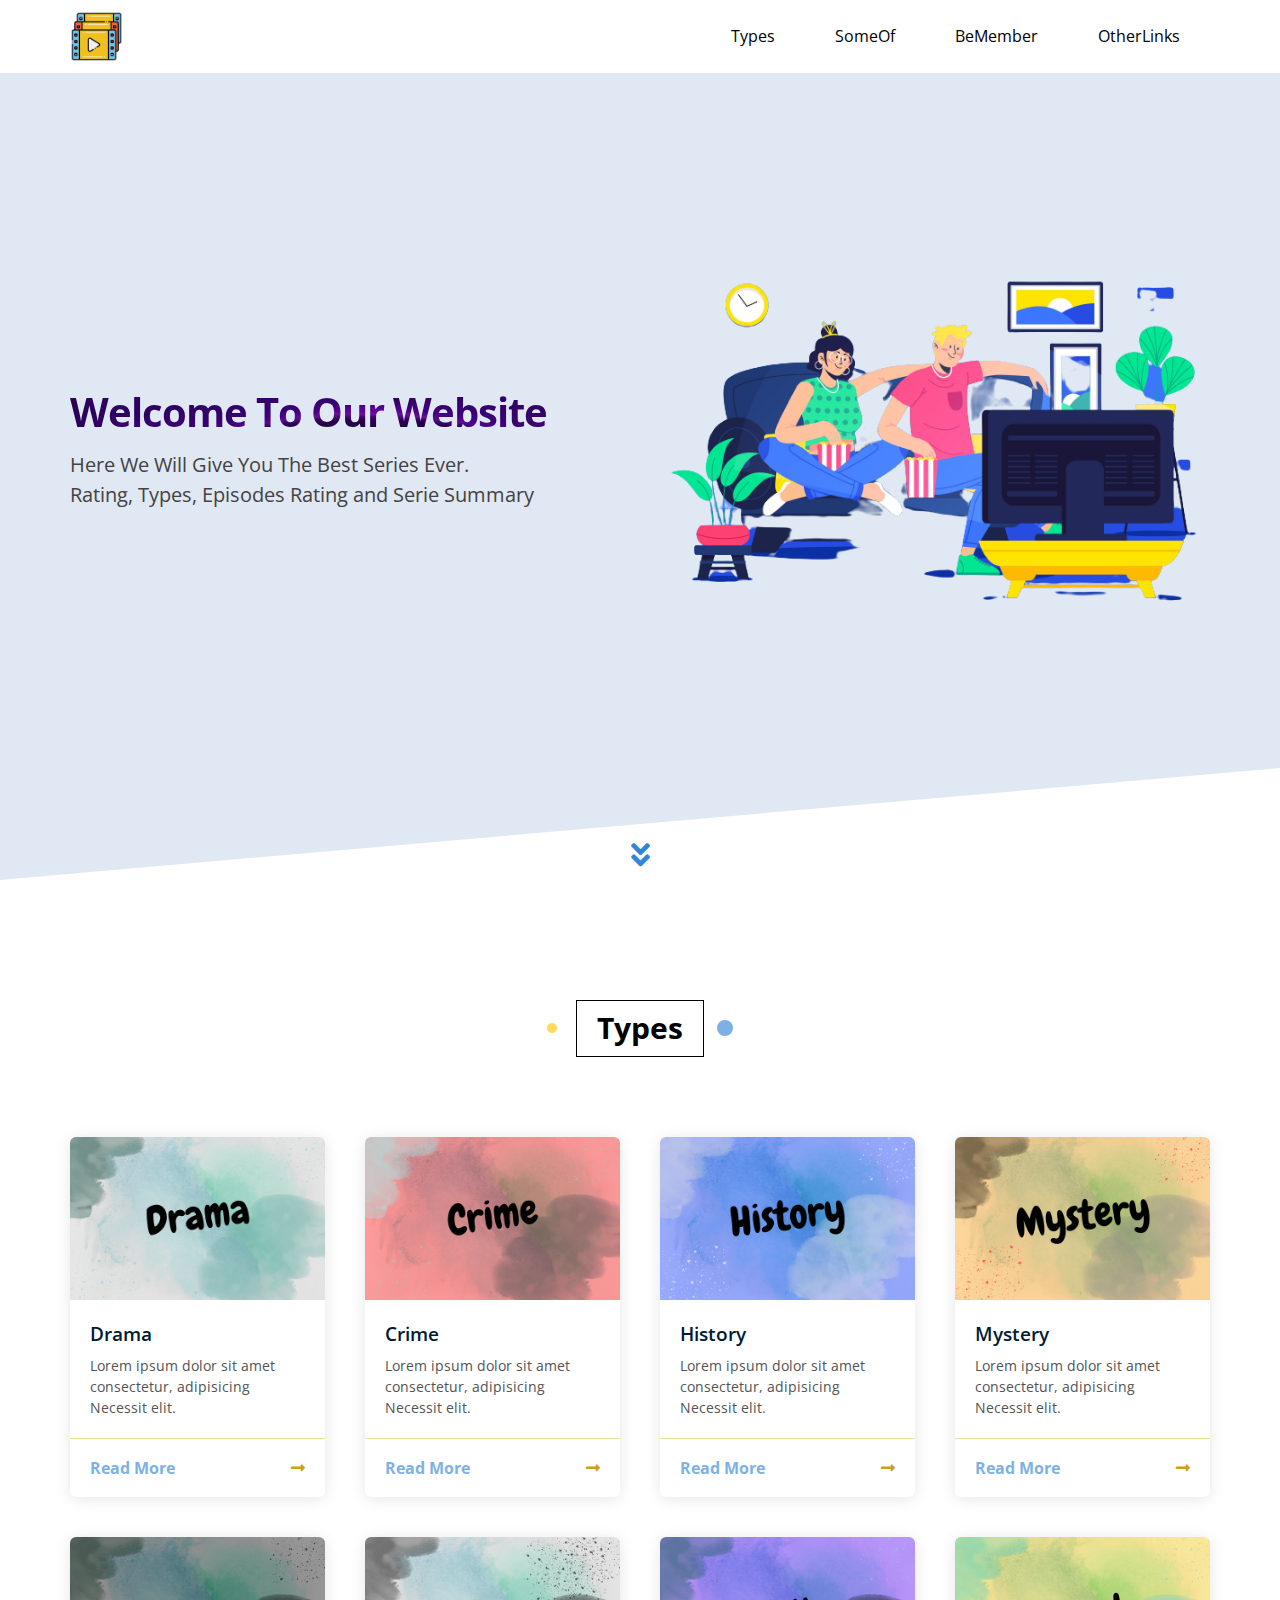
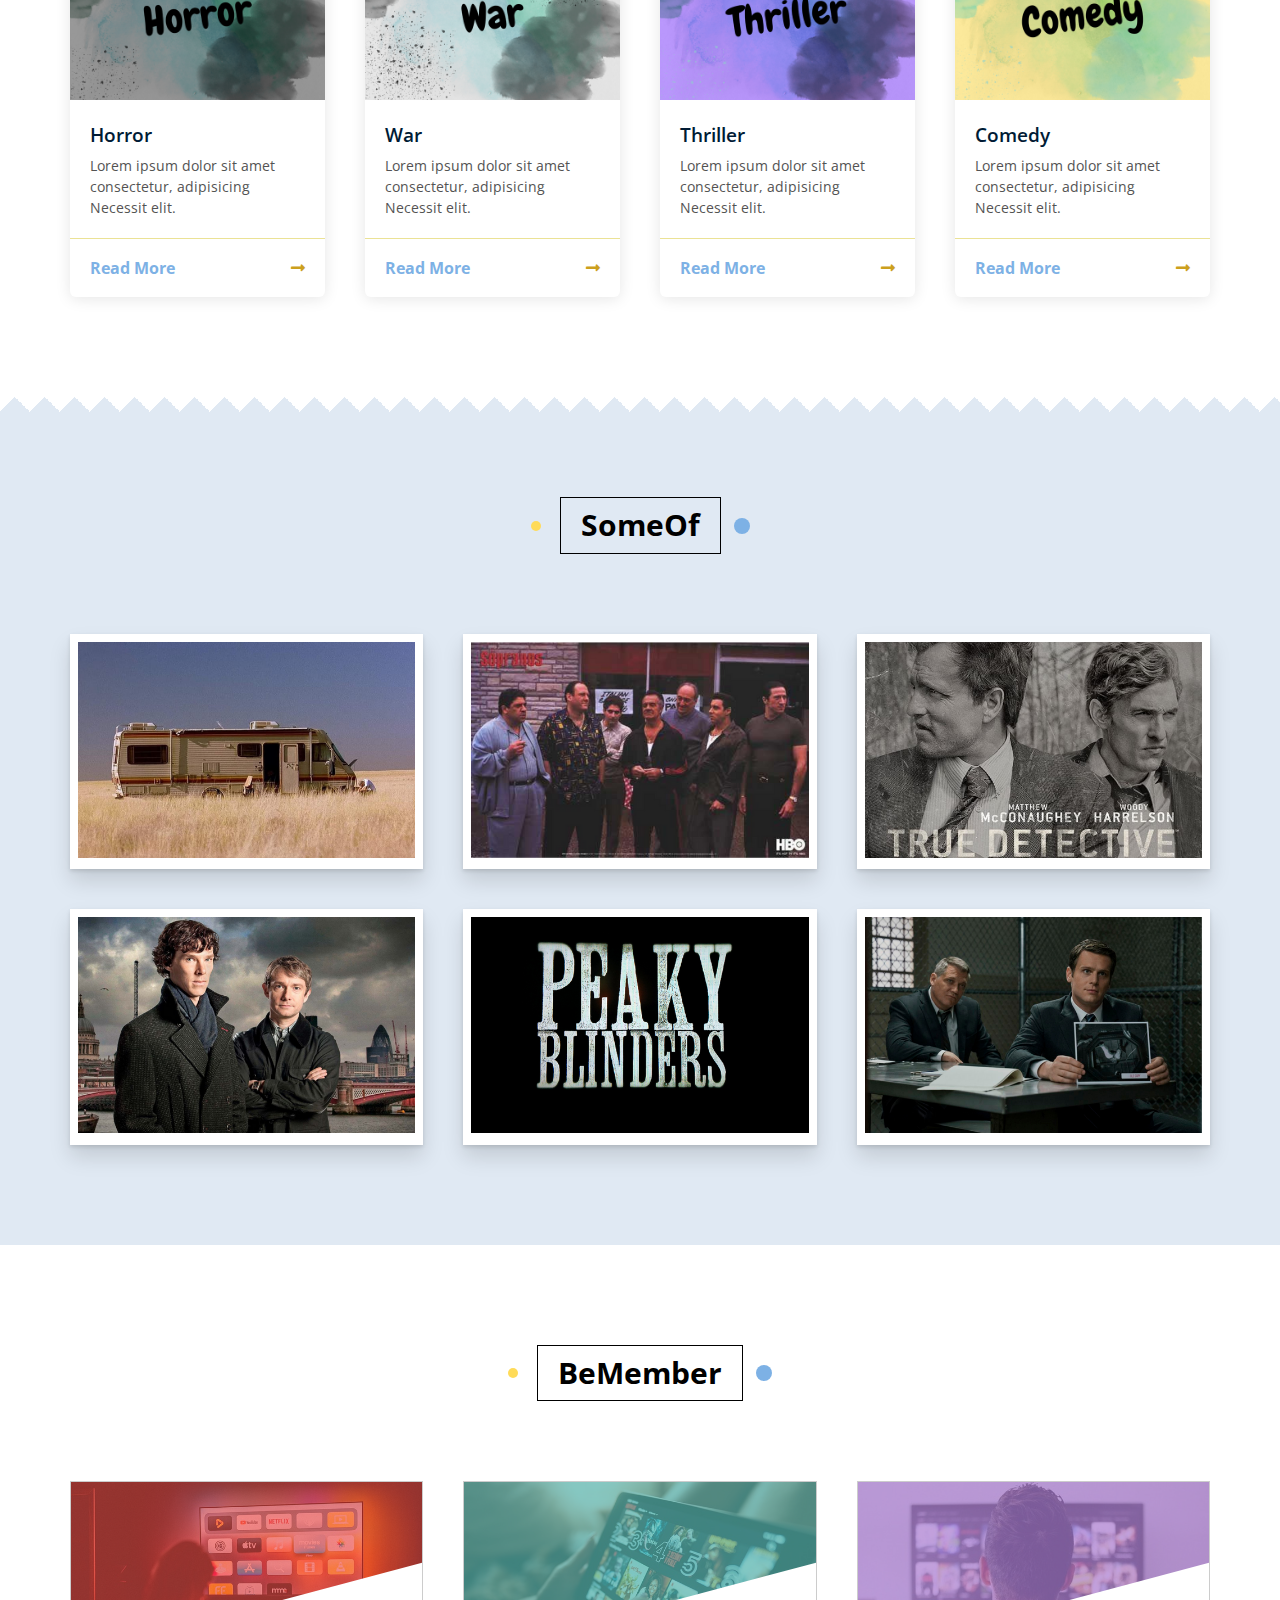
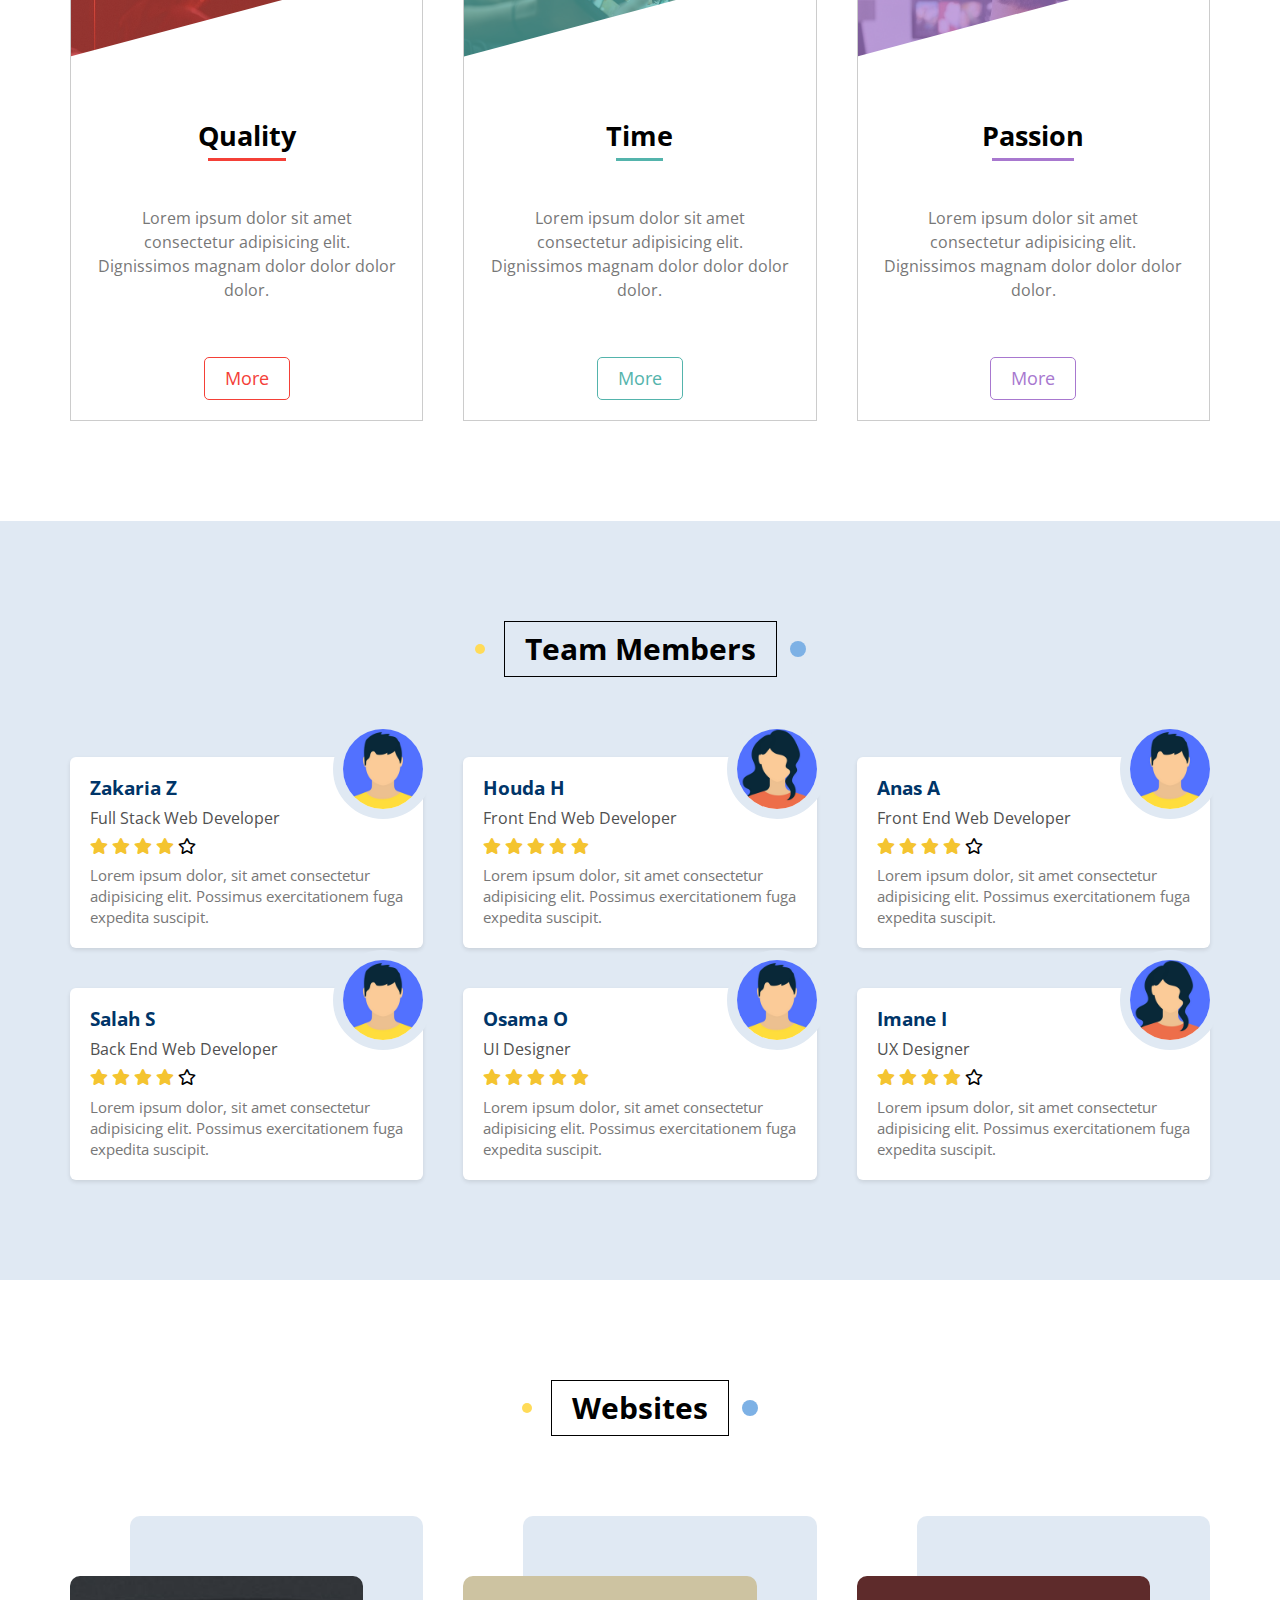
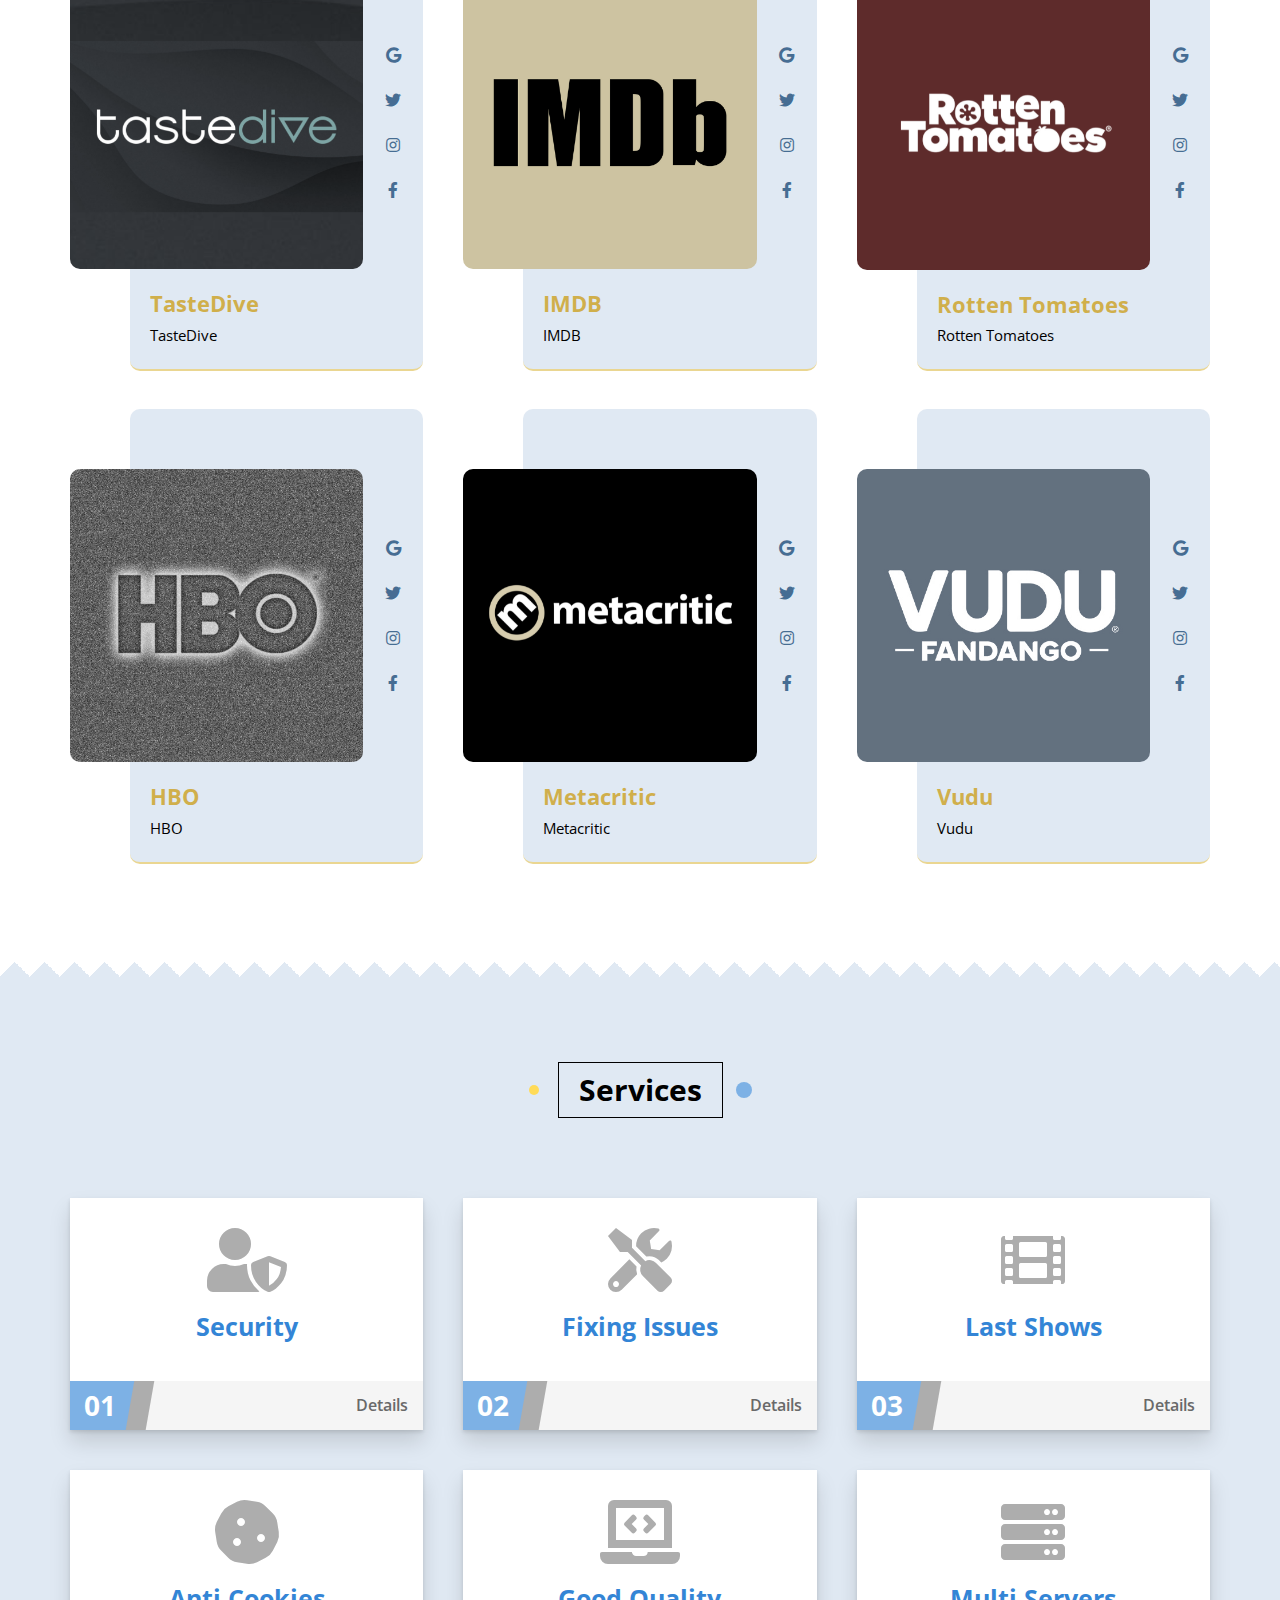
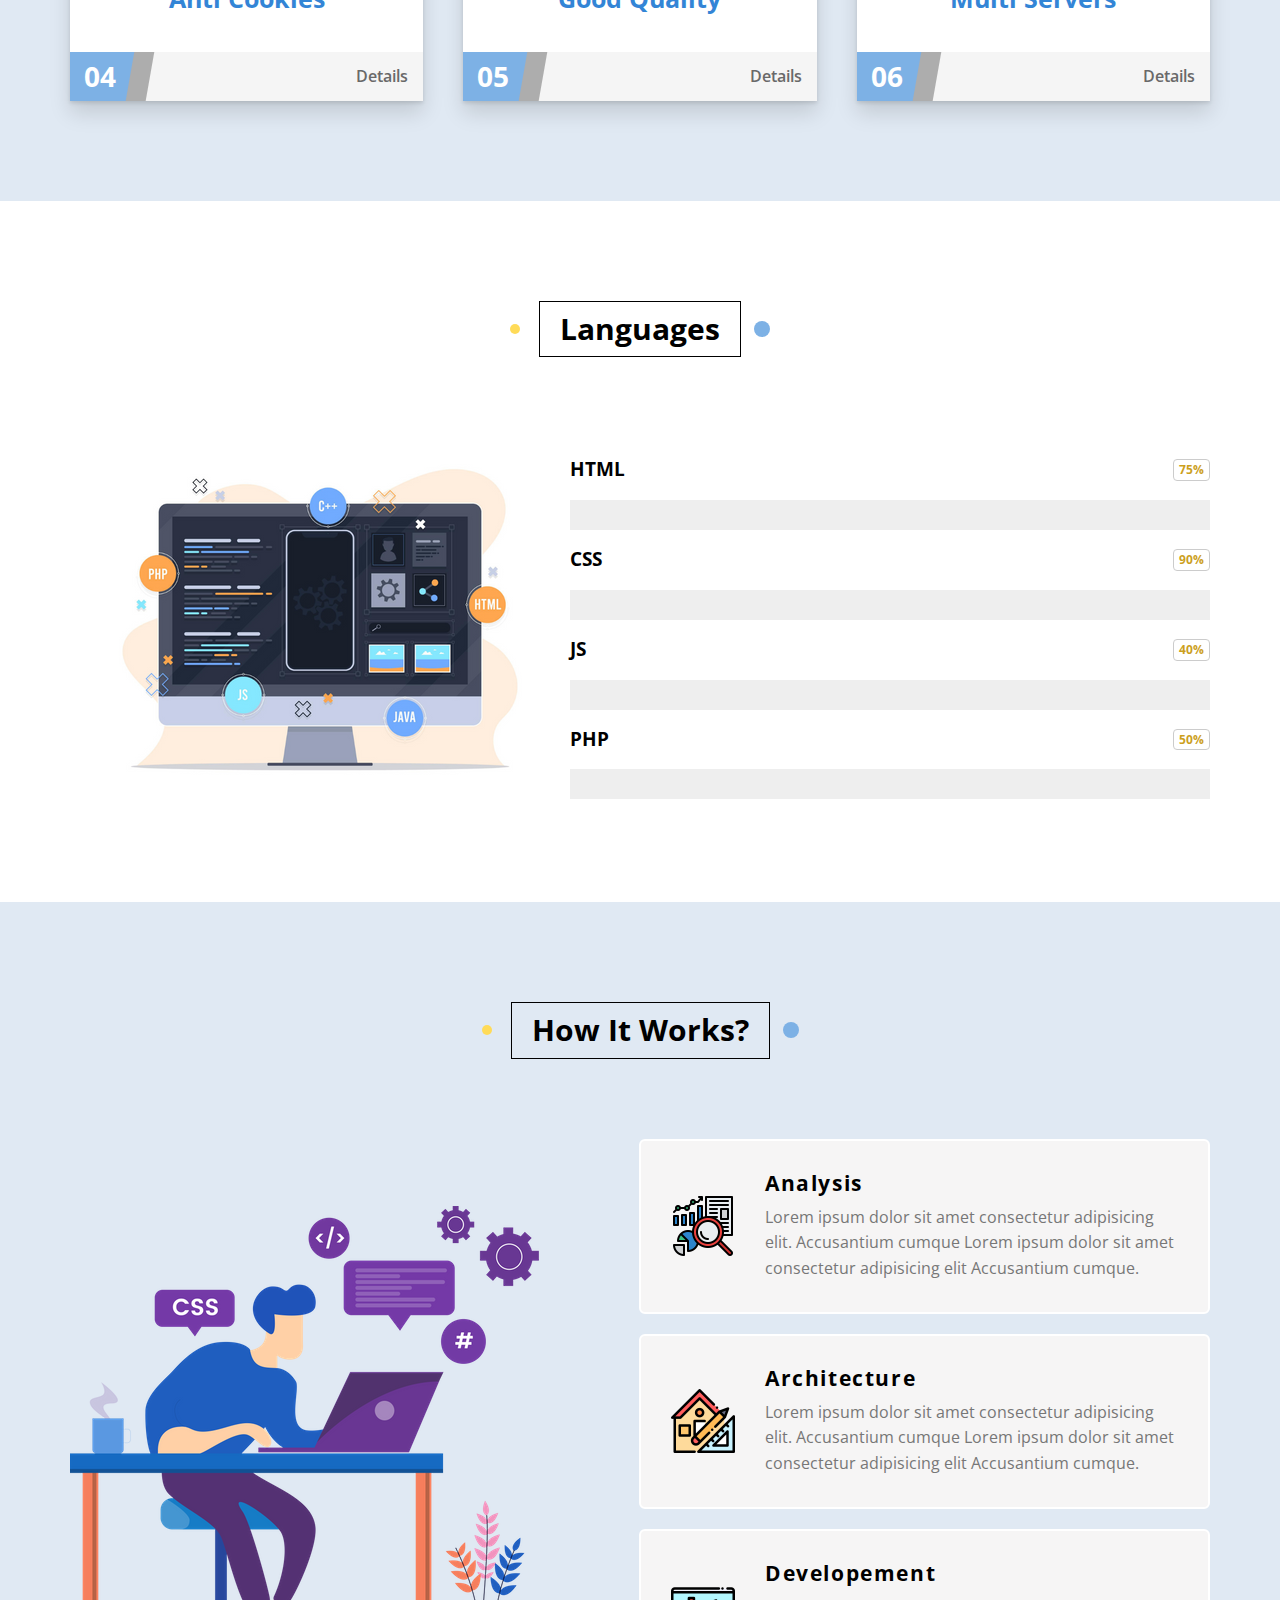
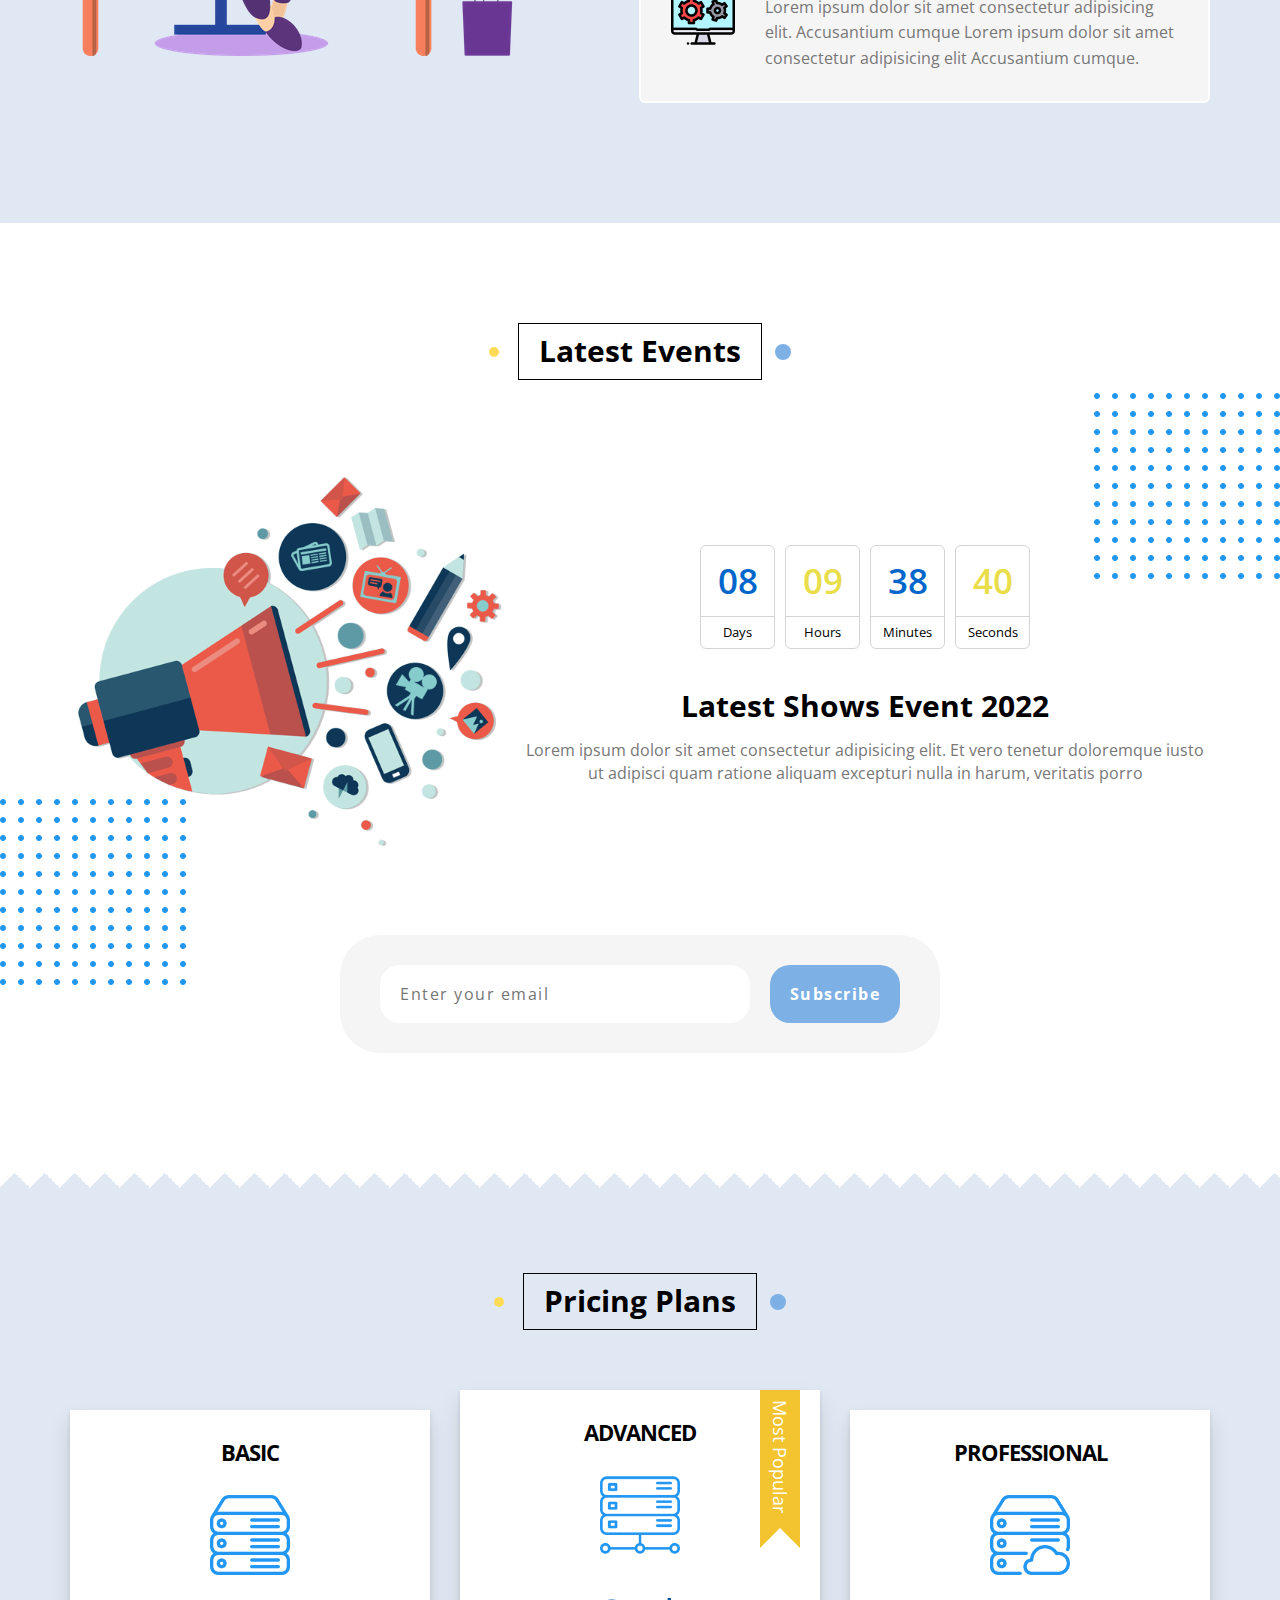
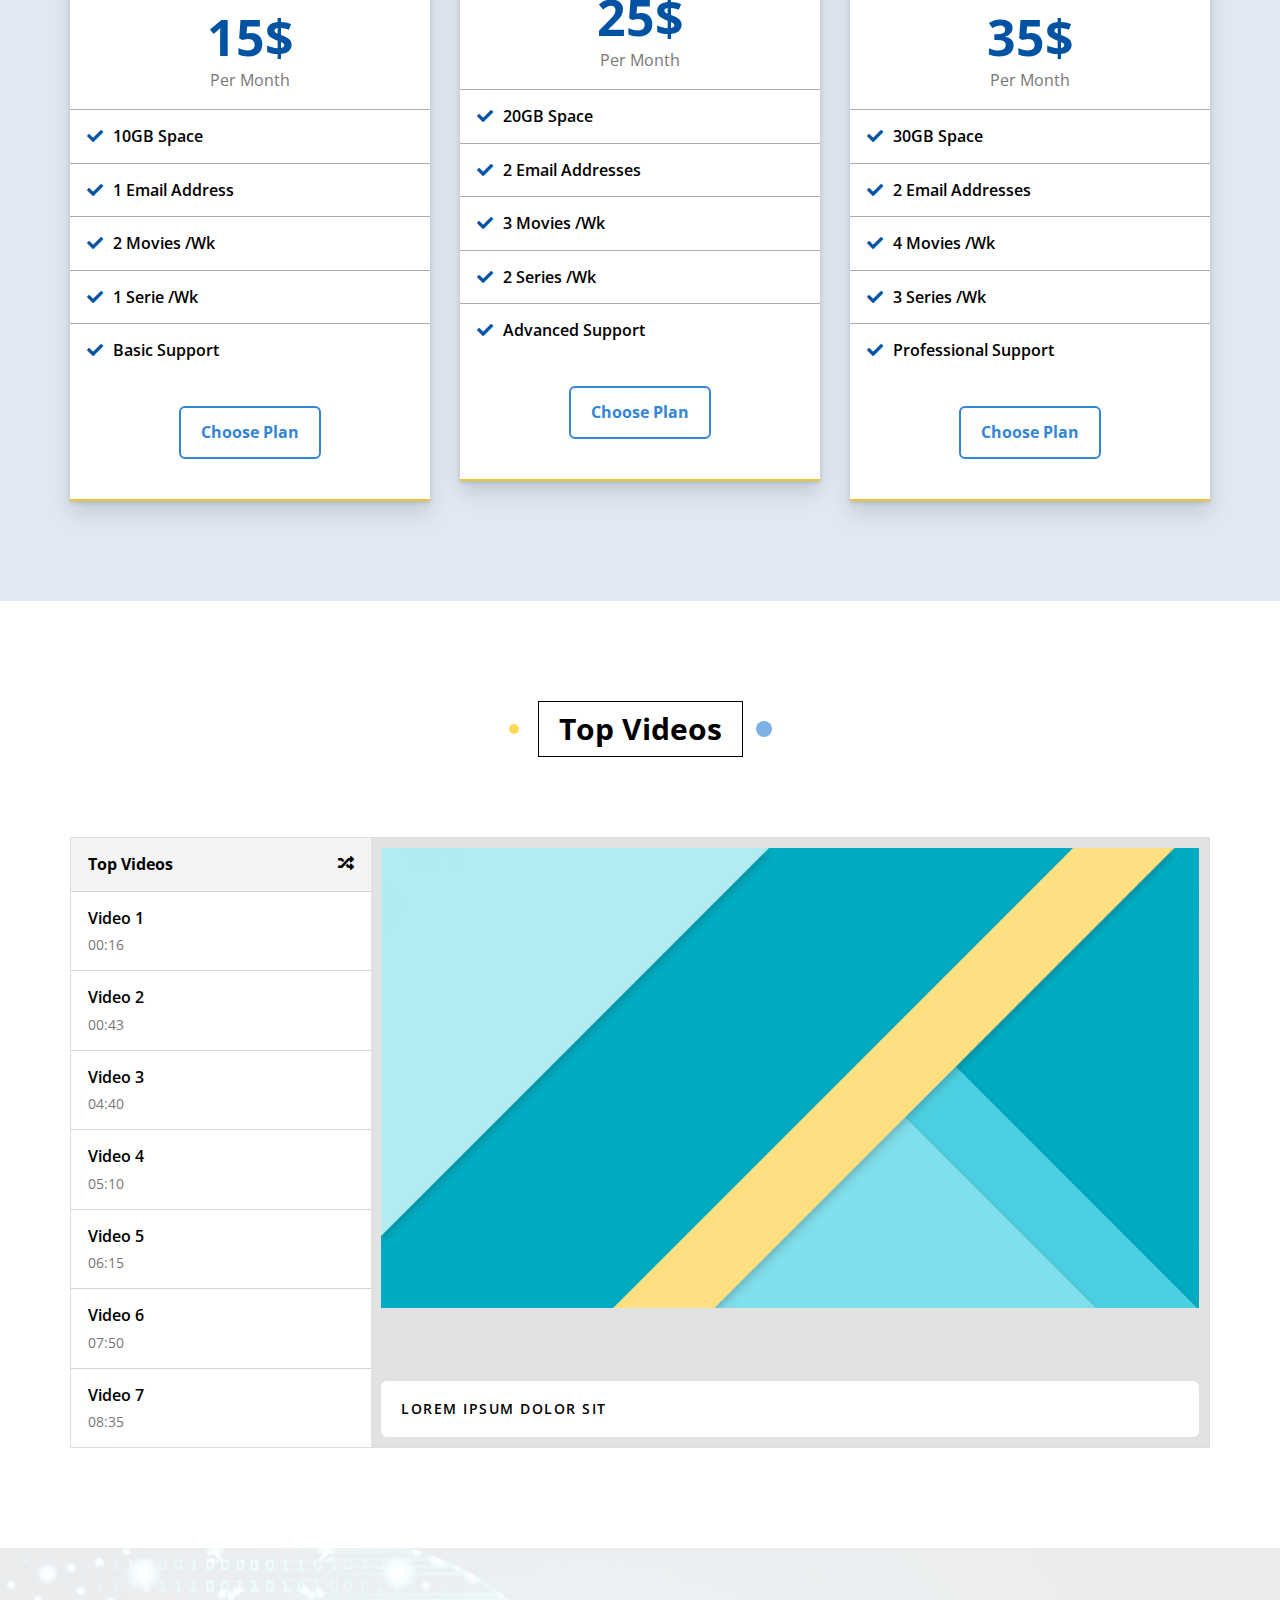
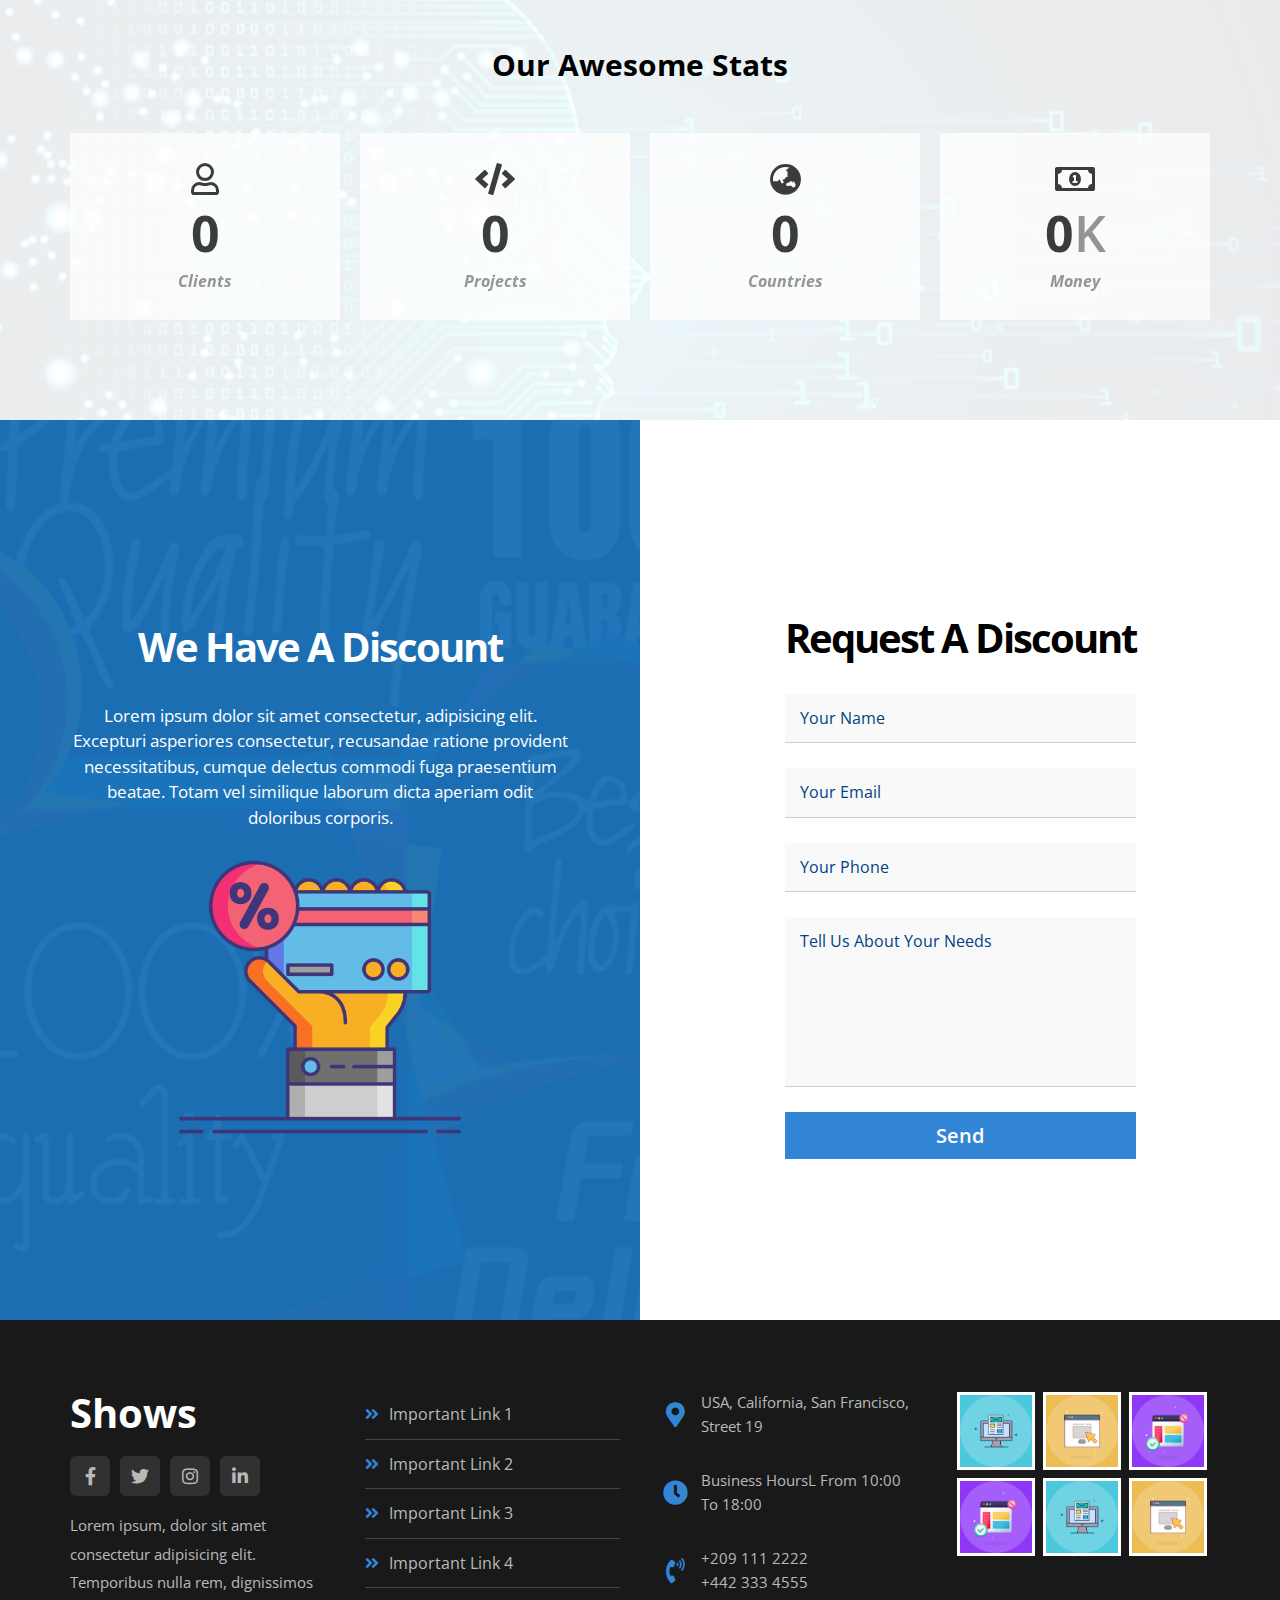
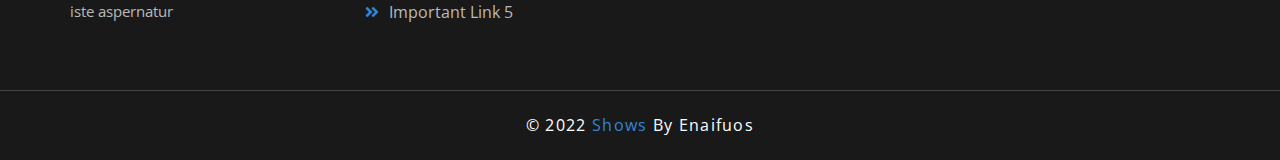
<file: index.html>
<!DOCTYPE html>
<html lang="en">
  <head>
    <meta charset="UTF-8" />
    <meta http-equiv="X-UA-Compatible" content="IE=edge" />
    <meta name="viewport" content="width=device-width, initial-scale=1.0" />
    <title>Series</title>
    <!-- icon -->
    <link rel="icon" href="images/icon_notion.png" />
    <!-- Normalize File (from google) -->
    <link rel="stylesheet" href="css/normalize.css" />
    <!-- main css's file -->
    <link rel="stylesheet" href="css/style.css" />
    <!-- Font Awesome -->
    <link rel="stylesheet" href="css/all.min.css" />
    <!-- Google Font (Open Sans) -->
    <link rel="preconnect" href="https://fonts.googleapis.com" />
    <link rel="preconnect" href="https://fonts.gstatic.com" crossorigin />
    <link
      href="https://fonts.googleapis.com/css2?family=Open+Sans:wght@300;400;500;600;700;800&display=swap"
      rel="stylesheet"
    />
  </head>
  <body>
    <!-- Start Header -->
    <div class="header" id="header">
      <div class="container">
        <img src="images/icon_notion.png" alt="logo" class="logo" />
        <ul class="main-nav">
          <li><a href="#types">Types</a></li>
          <li><a href="#someof">SomeOf</a></li>
          <li><a href="#bemember">BeMember</a></li>
          <!-- MEGA MENU -->
          <li>
            <a href="#">OtherLinks</a>
            <!-- Start Mega Menu -->
            <div class="mega-menu">
              <div class="image">
                <img src="images/yop.png" alt="" />
              </div>
              <!-- ul 1 -->
              <ul class="links">
                <li>
                  <a href="#team"><i class="fas fa-users"></i>Team Members</a>
                </li>
                <li>
                  <a href="#websites"
                    ><i class="far fa-window-restore"></i> Websites</a
                  >
                </li>
                <li>
                  <a href="#services"
                    ><i class="far fa-building fa-fw"></i>Services</a
                  >
                </li>
                <li>
                  <a href="#languages"
                    ><i class="fas fa-laptop-code"></i> Languages</a
                  >
                </li>
                <li>
                  <a href="#work-steps"
                    ><i class="far fa-clipboard fa-fw"></i> Ho It Works</a
                  >
                </li>
              </ul>
              <!-- ul 2 -->
              <ul class="links">
                <li>
                  <a href="#events"
                    ><i class="far fa-calendar-alt"></i> Latest Events</a
                  >
                </li>
                <li>
                  <a href="#pricing-plans"
                    ><i class="fas fa-server fa-fw"></i> Pricing Plans</a
                  >
                </li>
                <li>
                  <a href="#videos"
                    ><i class="far fa-play-circle"></i> Top Videos</a
                  >
                </li>
                <li>
                  <a href="#stats"
                    ><i class="far fa-chart-bar fa-fw"></i> Stats</a
                  >
                </li>
                <li>
                  <a href="#discount"
                    ><i class="fas fa-percent fa-fw"></i> Request A Discount</a
                  >
                </li>
              </ul>
            </div>
            <!-- End Mega Menu -->
          </li>
        </ul>
      </div>
    </div>
    <!-- End Header -->
    <!-- ----- ----- ----- ----- ----- ----- ----- -->
    <!-- Start Scroll To Top -->
    <button id="scrollBttn">
      <i class="fas fa-arrow-up"></i>
    </button>
    <!-- End Scroll To Top -->
    <!-- ----- ----- ----- ----- ----- ----- ----- -->
    <!-- Start Landing -->
    <div class="landing">
      <div class="container">
        <div class="text">
          <h1>Welcome To Our Website</h1>
          <p>
            Here We Will Give You The Best Series Ever. <br />
            Rating, Types, Episodes Rating and Serie Summary
          </p>
        </div>
        <div class="image">
          <img src="images/landing-removebg.png" alt="" />
        </div>
        <!-- animation arrow to go down -->
        <a href="#types" class="go-down">
          <i class="fas fa-angle-double-down"></i>
        </a>
      </div>
    </div>
    <!-- End Landing -->
    <!-- ----- ----- ----- ----- ----- ----- ----- -->
    <!-- Start Types -->
    <div class="types" id="types">
      <h2 class="main-title">Types</h2>
      <div class="container">
        <!-- box 1 -->
        <div class="box">
          <img src="images/Drama.png" alt="" />
          <!-- content (h3 + p)) -->
          <div class="content">
            <h3>Drama</h3>
            <p>
              Lorem ipsum dolor sit amet consectetur, adipisicing Necessit elit.
            </p>
          </div>
          <!-- info (link + icon) -->
          <div class="info">
            <a href="types.html" target="_blank">Read More</a>
            <a href="types.html" target="_blank"
              ><i class="fas fa-long-arrow-alt-right"></i
            ></a>
          </div>
        </div>
        <!-- box 2 -->
        <div class="box">
          <img src="images/Crime.png" alt="" />
          <!-- content (h3 + p)) -->
          <div class="content">
            <h3>Crime</h3>
            <p>
              Lorem ipsum dolor sit amet consectetur, adipisicing Necessit elit.
            </p>
          </div>
          <!-- info (link + icon) -->
          <div class="info">
            <a href="types.html#crime" target="_blank">Read More</a>
            <a href="types.html#crime" target="_blank"
              ><i class="fas fa-long-arrow-alt-right"></i
            ></a>
          </div>
        </div>
        <!-- box 3 -->
        <div class="box">
          <img src="images/History.png" alt="" />
          <!-- content (h3 + p)) -->
          <div class="content">
            <h3>History</h3>
            <p>
              Lorem ipsum dolor sit amet consectetur, adipisicing Necessit elit.
            </p>
          </div>
          <!-- info (link + icon) -->
          <div class="info">
            <a href="types.html" target="_blank">Read More</a>
            <a href="types.html" target="_blank"
              ><i class="fas fa-long-arrow-alt-right"></i
            ></a>
          </div>
        </div>
        <!-- box 4 -->
        <div class="box">
          <img src="images/Mystery.png" alt="" />
          <!-- content (h3 + p)) -->
          <div class="content">
            <h3>Mystery</h3>
            <p>
              Lorem ipsum dolor sit amet consectetur, adipisicing Necessit elit.
            </p>
          </div>
          <!-- info (link + icon) -->
          <div class="info">
            <a href="types.html" target="_blank">Read More</a>
            <a href="types.html" target="_blank"
              ><i class="fas fa-long-arrow-alt-right"></i
            ></a>
          </div>
        </div>
        <!-- box 5 -->
        <div class="box">
          <img src="images/Horror.png" alt="" />
          <!-- content (h3 + p)) -->
          <div class="content">
            <h3>Horror</h3>
            <p>
              Lorem ipsum dolor sit amet consectetur, adipisicing Necessit elit.
            </p>
          </div>
          <!-- info (link + icon) -->
          <div class="info">
            <a href="types.html" target="_blank">Read More</a>
            <a href="types.html" target="_blank"
              ><i class="fas fa-long-arrow-alt-right"></i
            ></a>
          </div>
        </div>
        <!-- box 6 -->
        <div class="box">
          <img src="images/War.png" alt="" />
          <!-- content (h3 + p)) -->
          <div class="content">
            <h3>War</h3>
            <p>
              Lorem ipsum dolor sit amet consectetur, adipisicing Necessit elit.
            </p>
          </div>
          <!-- info (link + icon) -->
          <div class="info">
            <a href="types.html" target="_blank">Read More</a>
            <a href="types.html" target="_blank"
              ><i class="fas fa-long-arrow-alt-right"></i
            ></a>
          </div>
        </div>
        <!-- box 7 -->
        <div class="box">
          <img src="images/Thriller.png" alt="" />
          <!-- content (h3 + p)) -->
          <div class="content">
            <h3>Thriller</h3>
            <p>
              Lorem ipsum dolor sit amet consectetur, adipisicing Necessit elit.
            </p>
          </div>
          <!-- info (link + icon) -->
          <div class="info">
            <a href="types.html" target="_blank">Read More</a>
            <a href="types.html" target="_blank"
              ><i class="fas fa-long-arrow-alt-right"></i
            ></a>
          </div>
        </div>
        <!-- box 8 -->
        <div class="box">
          <img src="images/Comedy.png" alt="" />
          <!-- content (h3 + p)) -->
          <div class="content">
            <h3>Comedy</h3>
            <p>
              Lorem ipsum dolor sit amet consectetur, adipisicing Necessit elit.
            </p>
          </div>
          <!-- info (link + icon) -->
          <div class="info">
            <a href="types.html" target="_blank">Read More</a>
            <a href="types.html" target="_blank"
              ><i class="fas fa-long-arrow-alt-right"></i
            ></a>
          </div>
        </div>
      </div>
    </div>
    <!-- End Types -->
    <!-- * Spikes -->
    <div class="spikes"></div>
    <!-- * -->
    <!-- ----- ----- ----- ----- ----- ----- ----- -->
    <!-- Start SomeOf -->
    <div class="some-of" id="someof">
      <h2 class="main-title">SomeOf</h2>
      <div class="container">
        <!-- image 1 -->
        <div class="box">
          <div class="image">
            <img src="images/Breaking Bad.png" alt="" />
          </div>
        </div>
        <!-- image 2 -->
        <div class="box">
          <div class="image">
            <img src="images/The Sopranos.png" alt="" />
          </div>
        </div>
        <!-- image 3 -->
        <div class="box">
          <div class="image">
            <img src="images/true detective.png" alt="" />
          </div>
        </div>
        <!-- image 4 -->
        <div class="box">
          <div class="image">
            <img src="images/sherlock.png" alt="" />
          </div>
        </div>
        <!-- image 5 -->
        <div class="box">
          <div class="image">
            <img src="images/peaky blinders.png" alt="" />
          </div>
        </div>
        <!-- image 6 -->
        <div class="box">
          <div class="image">
            <img src="images/mindhunter.png" alt="" />
          </div>
        </div>
      </div>
    </div>
    <!-- End SomeOf -->
    <!-- ----- ----- ----- ----- ----- ----- ----- -->
    <!-- Start Member -->
    <div class="be-member" id="bemember">
      <h2 class="main-title">BeMember</h2>
      <div class="container">
        <!-- box 1 quality -->
        <div class="box quality">
          <div class="img-holder">
            <img src="images/two.jpg" alt="" />
          </div>
          <h2>Quality</h2>
          <p>
            Lorem ipsum dolor sit amet consectetur adipisicing elit. Dignissimos
            magnam dolor dolor dolor dolor.
          </p>
          <a href="#">More</a>
        </div>
        <!-- box 2 time -->
        <div class="box time">
          <div class="img-holder">
            <img src="images/one.jpg" alt="" />
          </div>
          <h2>Time</h2>
          <p>
            Lorem ipsum dolor sit amet consectetur adipisicing elit. Dignissimos
            magnam dolor dolor dolor dolor.
          </p>
          <a href="#">More</a>
        </div>
        <!-- box 3 passion -->
        <div class="box passion">
          <div class="img-holder">
            <img src="images/three.png" alt="" />
          </div>
          <h2>Passion</h2>
          <p>
            Lorem ipsum dolor sit amet consectetur adipisicing elit. Dignissimos
            magnam dolor dolor dolor dolor.
          </p>
          <a href="#">More</a>
        </div>
      </div>
    </div>
    <!-- End Member -->
    <!-- ----- ----- ----- ----- ----- ----- ----- -->
    <!-- Start Team Members -->
    <div class="team" id="team">
      <h2 class="main-title">Team Members</h2>
      <div class="container">
        <!-- box 1 -->
        <div class="box">
          <img src="images/user1.png" alt="" />
          <h3>Zakaria Z</h3>
          <span class="title">Full Stack Web Developer</span>
          <div class="rate">
            <i class="filled fas fa-star"></i>
            <i class="filled fas fa-star"></i>
            <i class="filled fas fa-star"></i>
            <i class="filled fas fa-star"></i>
            <i class="far fa-star"></i>
          </div>
          <p>
            Lorem ipsum dolor, sit amet consectetur adipisicing elit. Possimus
            exercitationem fuga expedita suscipit.
          </p>
        </div>
        <!-- box 2 -->
        <div class="box">
          <img src="images/user2.png" alt="" />
          <h3>Houda H</h3>
          <span class="title">Front End Web Developer</span>
          <div class="rate">
            <i class="filled fas fa-star"></i>
            <i class="filled fas fa-star"></i>
            <i class="filled fas fa-star"></i>
            <i class="filled fas fa-star"></i>
            <i class="filled fas fa-star"></i>
          </div>
          <p>
            Lorem ipsum dolor, sit amet consectetur adipisicing elit. Possimus
            exercitationem fuga expedita suscipit.
          </p>
        </div>
        <!-- box 3 -->
        <div class="box">
          <img src="images/user1.png" alt="" />
          <h3>Anas A</h3>
          <span class="title">Front End Web Developer</span>
          <div class="rate">
            <i class="filled fas fa-star"></i>
            <i class="filled fas fa-star"></i>
            <i class="filled fas fa-star"></i>
            <i class="filled fas fa-star"></i>
            <i class="far fa-star"></i>
          </div>
          <p>
            Lorem ipsum dolor, sit amet consectetur adipisicing elit. Possimus
            exercitationem fuga expedita suscipit.
          </p>
        </div>
        <!-- box 4 -->
        <div class="box">
          <img src="images/user1.png" alt="" />
          <h3>Salah S</h3>
          <span class="title">Back End Web Developer</span>
          <div class="rate">
            <i class="filled fas fa-star"></i>
            <i class="filled fas fa-star"></i>
            <i class="filled fas fa-star"></i>
            <i class="filled fas fa-star"></i>
            <i class="far fa-star"></i>
          </div>
          <p>
            Lorem ipsum dolor, sit amet consectetur adipisicing elit. Possimus
            exercitationem fuga expedita suscipit.
          </p>
        </div>
        <!-- box 5 -->
        <div class="box">
          <img src="images/user1.png" alt="" />
          <h3>Osama O</h3>
          <span class="title">UI Designer</span>
          <div class="rate">
            <i class="filled fas fa-star"></i>
            <i class="filled fas fa-star"></i>
            <i class="filled fas fa-star"></i>
            <i class="filled fas fa-star"></i>
            <i class="filled fas fa-star"></i>
          </div>
          <p>
            Lorem ipsum dolor, sit amet consectetur adipisicing elit. Possimus
            exercitationem fuga expedita suscipit.
          </p>
        </div>
        <!-- box 6 -->
        <div class="box">
          <img src="images/user2.png" alt="" />
          <h3>Imane I</h3>
          <span class="title">UX Designer</span>
          <div class="rate">
            <i class="filled fas fa-star"></i>
            <i class="filled fas fa-star"></i>
            <i class="filled fas fa-star"></i>
            <i class="filled fas fa-star"></i>
            <i class="far fa-star"></i>
          </div>
          <p>
            Lorem ipsum dolor, sit amet consectetur adipisicing elit. Possimus
            exercitationem fuga expedita suscipit.
          </p>
        </div>
      </div>
    </div>
    <!-- End Team Members -->
    <!-- ----- ----- ----- ----- ----- ----- ----- -->
    <!-- Start Websites -->
    <div class="websites" id="websites">
      <h2 class="main-title">Websites</h2>
      <div class="container">
        <!-- box 1 -->
        <div class="box">
          <!-- data div => img + social_links -->
          <div class="data">
            <img src="images/tastedive.png" alt="" />
            <!--  -->
            <div class="social">
              <a href="https://tastedive.com/" target="_blank"
                ><i class="fab fa-google"></i
              ></a>
              <a href="https://twitter.com/tastedive?lang=en" target="_blank"
                ><i class="fab fa-twitter"></i
              ></a>
              <a href="https://www.instagram.com/tastedive/" target="_blank"
                ><i class="fab fa-instagram"></i
              ></a>
              <a href="https://www.facebook.com/tastedive" target="_blank"
                ><i class="fab fa-facebook-f"></i
              ></a>
            </div>
            <!--  -->
          </div>
          <!-- info div => h3 + p -->
          <div class="info">
            <h3>TasteDive</h3>
            <p>TasteDive</p>
          </div>
        </div>
        <!-- box 2 -->
        <div class="box">
          <div class="data">
            <img src="images/imdb.png" alt="" />
            <div class="social">
              <a href="https://imdb.com/" target="_blank"
                ><i class="fab fa-google"></i
              ></a>
              <a href="https://twitter.com/imdb" target="_blank"
                ><i class="fab fa-twitter"></i
              ></a>
              <a href="https://www.instagram.com/imdb/" target="_blank"
                ><i class="fab fa-instagram"></i
              ></a>
              <a href="https://www.facebook.com/imdb" target="_blank"
                ><i class="fab fa-facebook-f"></i
              ></a>
            </div>
          </div>
          <div class="info">
            <h3>IMDB</h3>
            <p>IMDB</p>
          </div>
        </div>
        <!-- box 3 -->
        <div class="box">
          <div class="data">
            <img src="images/rotten_tomatoes.png" alt="" />
            <div class="social">
              <a href="https://www.rottentomatoes.com/" target="_blank"
                ><i class="fab fa-google"></i
              ></a>
              <a href="https://twitter.com/rottentomatoes" target="_blank"
                ><i class="fab fa-twitter"></i
              ></a>
              <a
                href="https://www.instagram.com/rottentomatoes/"
                target="_blank"
                ><i class="fab fa-instagram"></i
              ></a>
              <a href="https://www.facebook.com/rottentomatoes" target="_blank"
                ><i class="fab fa-facebook-f"></i
              ></a>
            </div>
          </div>
          <div class="info">
            <h3>Rotten Tomatoes</h3>
            <p>Rotten Tomatoes</p>
          </div>
        </div>
        <!-- box 4 -->
        <div class="box">
          <div class="data">
            <img src="images/HBO2.png" alt="" />
            <div class="social">
              <a href="https://www.hbo.com/" target="_blank"
                ><i class="fab fa-google"></i
              ></a>
              <a href="https://twitter.com/HBO" target="_blank"
                ><i class="fab fa-twitter"></i
              ></a>
              <a href="https://www.instagram.com/hbo/" target="_blank"
                ><i class="fab fa-instagram"></i
              ></a>
              <a href="https://www.facebook.com/HBO" target="_blank"
                ><i class="fab fa-facebook-f"></i
              ></a>
            </div>
          </div>
          <div class="info">
            <h3>HBO</h3>
            <p>HBO</p>
          </div>
        </div>
        <!-- box 5 -->
        <div class="box">
          <div class="data">
            <img src="images/metacritic.png" alt="" />
            <div class="social">
              <a href="https://www.metacritic.com/" target="_blank"
                ><i class="fab fa-google"></i
              ></a>
              <a href="https://twitter.com/metacritic" target="_blank"
                ><i class="fab fa-twitter"></i
              ></a>
              <a href="https://www.instagram.com/metacritic/" target="_blank"
                ><i class="fab fa-instagram"></i
              ></a>
              <a href="https://www.facebook.com/Metacritic" target="_blank"
                ><i class="fab fa-facebook-f"></i
              ></a>
            </div>
          </div>
          <div class="info">
            <h3>Metacritic</h3>
            <p>Metacritic</p>
          </div>
        </div>
        <!-- box 6 -->
        <div class="box">
          <div class="data">
            <img src="images/Vudu.jpg" alt="" />
            <div class="social">
              <a href="https://www.vudu.com/" target="_blank"
                ><i class="fab fa-google"></i
              ></a>
              <a href="https://twitter.com/vudusupport" target="_blank"
                ><i class="fab fa-twitter"></i
              ></a>
              <a href="#websites" title="no official account"
                ><i class="fab fa-instagram"></i
              ></a>
              <a href="https://www.facebook.com/vudufans?ref=ts" target="_blank"
                ><i class="fab fa-facebook-f"></i
              ></a>
            </div>
          </div>
          <div class="info">
            <h3>Vudu</h3>
            <p>Vudu</p>
          </div>
        </div>
      </div>
    </div>
    <!-- End Websites -->
    <!-- * Spikes -->
    <div class="spikes"></div>
    <!-- * -->
    <!-- ----- ----- ----- ----- ----- ----- ----- -->
    <!-- Start Services -->
    <div class="services" id="services">
      <h2 class="main-title">Services</h2>
      <div class="container">
        <!-- box 1 -->
        <div class="box">
          <i class="fas fa-user-shield fa-4x"></i>
          <h3>Security</h3>
          <!-- info -->
          <div class="info">
            <a href="#">Details</a>
          </div>
        </div>
        <!-- box 2 -->
        <div class="box">
          <i class="fas fa-tools fa-4x"></i>
          <h3>Fixing Issues</h3>
          <div class="info">
            <a href="#">Details</a>
          </div>
        </div>
        <!-- box 3 -->
        <div class="box">
          <i class="fas fa-film fa-4x"></i>
          <h3>Last Shows</h3>
          <div class="info">
            <a href="#">Details</a>
          </div>
        </div>
        <!-- box 4 -->
        <div class="box">
          <i class="fas fa-cookie fa-4x"></i>
          <h3>Anti Cookies</h3>
          <div class="info">
            <a href="#">Details</a>
          </div>
        </div>
        <!-- box 5 -->
        <div class="box">
          <i class="fas fa-laptop-code fa-4x"></i>
          <h3>Good Quality</h3>
          <div class="info">
            <a href="#">Details</a>
          </div>
        </div>
        <!-- box 6 -->
        <div class="box">
          <i class="fas fa-server fa-4x"></i>
          <h3>Multi Servers</h3>
          <div class="info">
            <a href="#">Details</a>
          </div>
        </div>
      </div>
    </div>
    <!-- End Services -->
    <!-- ----- ----- ----- ----- ----- ----- ----- -->
    <!-- Start Languages -->
    <div class="languages" id="languages">
      <h2 class="main-title">Languages</h2>
      <div class="container">
        <img src="images/lngs.png" alt="" />
        <!-- languages -->
        <div class="lngs">
          <!-- lng 1 -->
          <div class="lng">
            <h3>HTML <span>75%</span></h3>
            <div class="progress">
              <span style="width: 0%" data-width="75%"></span>
            </div>
          </div>
          <!-- lng 2 -->
          <div class="lng">
            <h3>CSS <span>90%</span></h3>
            <div class="progress">
              <span style="width: 0%" data-width="90%"></span>
            </div>
          </div>
          <!-- lng 3 -->
          <div class="lng">
            <h3>JS <span>40%</span></h3>
            <div class="progress">
              <span style="width: 0%" data-width="40%"></span>
            </div>
          </div>
          <!-- lng 4 -->
          <div class="lng">
            <h3>PHP <span>50%</span></h3>
            <div class="progress">
              <span style="width: 0%" data-width="50%"></span>
            </div>
          </div>
        </div>
      </div>
    </div>
    <!-- End Languages -->
    <!-- ----- ----- ----- ----- ----- ----- ----- -->
    <!-- Start Work Steps -->
    <div class="work-steps" id="work-steps">
      <h2 class="main-title">How It Works?</h2>
      <div class="container">
        <img src="images/work-steps.png" alt="" class="main-image" />
        <div class="info">
          <!-- box 1 -->
          <div class="box">
            <img src="images//how_one.png" alt="" />
            <!-- text ==> h3 + p -->
            <div class="text">
              <h3>Analysis</h3>
              <p>
                Lorem ipsum dolor sit amet consectetur adipisicing elit.
                Accusantium cumque Lorem ipsum dolor sit amet consectetur
                adipisicing elit Accusantium cumque.
              </p>
            </div>
          </div>
          <!-- box 2 -->
          <div class="box">
            <img src="images/how_two.png" alt="" />
            <div class="text">
              <h3>Architecture</h3>
              <p>
                Lorem ipsum dolor sit amet consectetur adipisicing elit.
                Accusantium cumque Lorem ipsum dolor sit amet consectetur
                adipisicing elit Accusantium cumque.
              </p>
            </div>
          </div>
          <!-- box 3 -->
          <div class="box">
            <img src="images/how_three.png" alt="" />
            <div class="text">
              <h3>Developement</h3>
              <p>
                Lorem ipsum dolor sit amet consectetur adipisicing elit.
                Accusantium cumque Lorem ipsum dolor sit amet consectetur
                adipisicing elit Accusantium cumque.
              </p>
            </div>
          </div>
        </div>
      </div>
    </div>
    <!-- End  Work Steps -->
    <!-- ----- ----- ----- ----- ----- ----- ----- -->
    <!-- Start Events -->
    <div class="events" id="events">
      <div class="dots dots-up"></div>
      <div class="dots dots-down"></div>
      <h2 class="main-title">Latest Events</h2>
      <div class="container">
        <img src="images/events.png" alt="" />
        <!-- info -->
        <div class="info">
          <!-- time -->
          <div class="time">
            <!-- unit 1 -->
            <div class="unit">
              <span class="days">08</span>
              <span>Days</span>
            </div>
            <!-- unit 2 -->
            <div class="unit color">
              <span class="hours">09</span>
              <span>Hours</span>
            </div>
            <!-- unit 3 -->
            <div class="unit">
              <span class="minutes">38</span>
              <span>Minutes</span>
            </div>
            <!-- unit 4 -->
            <div class="unit color">
              <span class="seconds">40</span>
              <span>Seconds</span>
            </div>
          </div>
          <!-- H2 + P -->
          <h2 class="title">Latest Shows Event 2022</h2>
          <p class="description">
            Lorem ipsum dolor sit amet consectetur adipisicing elit. Et vero
            tenetur doloremque iusto ut adipisci quam ratione aliquam excepturi
            nulla in harum, veritatis porro
          </p>
        </div>
        <!-- subscribe -->
        <div class="subscribe">
          <form action="">
            <input type="email" placeholder="Enter your email" />
            <input type="submit" value="Subscribe" />
          </form>
        </div>
      </div>
    </div>
    <!-- End Events -->
    <!-- * Spikes -->
    <div class="spikes"></div>
    <!-- * -->
    <!-- ----- ----- ----- ----- ----- ----- ----- -->
    <!-- Start Pricing Plans -->
    <div class="pricing-plans" id="pricing-plans">
      <h2 class="main-title">Pricing Plans</h2>
      <div class="container">
        <!-- box 1 -->
        <div class="box">
          <h3 class="title">Basic</h3>
          <img src="images/hosting-basic.png" alt="" />
          <!-- price => span.amount + span.time -->
          <div class="price">
            <span class="amount">15$</span>
            <span class="time">Per Month</span>
          </div>
          <!-- ul => plan's details -->
          <ul>
            <li>10GB Space</li>
            <li>1 Email Address</li>
            <li>2 Movies /Wk</li>
            <li>1 Serie /Wk</li>
            <li>Basic Support</li>
          </ul>
          <a href="#">Choose Plan</a>
        </div>
        <!-- box 2 -->
        <div class="box popular">
          <div class="mark">Most Popular</div>
          <h3 class="title">Advanced</h3>
          <img src="images/hosting-advanced.png" alt="" />
          <!-- price => span.amount + span.time -->
          <div class="price">
            <span class="amount">25$</span>
            <span class="time">Per Month</span>
          </div>
          <!-- ul => plan's details -->
          <ul>
            <li>20GB Space</li>
            <li>2 Email Addresses</li>
            <li>3 Movies /Wk</li>
            <li>2 Series /Wk</li>
            <li>Advanced Support</li>
          </ul>
          <a href="#">Choose Plan</a>
        </div>
        <!-- box 3 -->
        <div class="box">
          <h3 class="title">Professional</h3>
          <img src="images/hosting-professional.png" alt="" />
          <!-- price => span.amount + span.time -->
          <div class="price">
            <span class="amount">35$</span>
            <span class="time">Per Month</span>
          </div>
          <!-- ul => plan's details -->
          <ul>
            <li>30GB Space</li>
            <li>2 Email Addresses</li>
            <li>4 Movies /Wk</li>
            <li>3 Series /Wk</li>
            <li>Professional Support</li>
          </ul>
          <a href="#">Choose Plan</a>
        </div>
      </div>
    </div>
    <!-- End Pricing Plans -->
    <!-- ----- ----- ----- ----- ----- ----- ----- -->
    <!-- Start Videos -->
    <div class="videos" id="videos">
      <h2 class="main-title">Top Videos</h2>
      <div class="container">
        <!-- holder -->
        <div class="holder">
          <!-- list => div.name + ul -->
          <div class="list">
            <!-- name -->
            <div class="name">
              Top Videos
              <i class="fas fa-random"></i>
            </div>
            <!-- ul -->
            <ul>
              <li id="li-video1">Video 1 <span>00:16</span></li>
              <li id="li-video2">Video 2 <span>00:43</span></li>
              <li>Video 3 <span>04:40</span></li>
              <li>Video 4 <span>05:10</span></li>
              <li>Video 5 <span>06:15</span></li>
              <li>Video 6 <span>07:50</span></li>
              <li>Video 7 <span>08:35</span></li>
            </ul>
          </div>
          <!-- preview => img + div.info -->
          <div class="preview">
            <img src="images/video_last.jpg" alt="" />
            <!-- <video id="main-video" src="videos/video_1.mp4" controls loop>

            </video> -->
            <div class="info">Lorem ipsum dolor sit</div>
          </div>
        </div>
      </div>
    </div>
    <!-- End Videos -->
    <!-- ----- ----- ----- ----- ----- ----- ----- -->
    <!-- Start Stats -->
    <div class="stats" id="stats">
      <h2>Our Awesome Stats</h2>
      <div class="container">
        <!-- box 1 => i + span.number + span.text -->
        <div class="box">
          <i class="far fa-user fa-2x fa-fw"></i>
          <span class="number" data-goal="145">0</span>
          <span class="text">Clients</span>
        </div>
        <!-- box2 2 -->
        <div class="box">
          <i class="fas fa-code fa-2x fa-fw"></i>
          <span class="number" data-goal="122">0</span>
          <span class="text">Projects</span>
        </div>
        <!-- box 3 -->
        <div class="box">
          <i class="fas fa-globe-asia fa-2x fa-fw"></i>
          <span class="number" data-goal="50">0</span>
          <span class="text">Countries</span>
        </div>
        <!-- box 4 -->
        <div class="box">
          <i class="far fa-money-bill-alt fa-2x fa-fw"></i>
          <span class="number money" data-goal="300">0</span>
          <span class="text">Money</span>
        </div>
      </div>
    </div>
    <!-- End Stats -->
    <!-- ----- ----- ----- ----- ----- ----- ----- -->
    <!-- Start Discount -->
    <div class="discount" id="discount">
      <!-- image -->
      <div class="image">
        <!-- content ==>  h2 + p + img -->
        <div class="content">
          <h2>we have a discount</h2>
          <p>
            Lorem ipsum dolor sit amet consectetur, adipisicing elit. Excepturi
            asperiores consectetur, recusandae ratione provident necessitatibus,
            cumque delectus commodi fuga praesentium beatae. Totam vel similique
            laborum dicta aperiam odit doloribus corporis.
          </p>
          <img src="images/discount.png" alt="" />
        </div>
      </div>
      <!-- form -->
      <div class="form">
        <!-- content ==>  h2 + form -->
        <div class="content">
          <h2>request a discount</h2>
          <form action="">
            <input
              class="input"
              type="text"
              placeholder="Your Name"
              name="name"
            />
            <input
              class="input"
              type="email"
              placeholder="Your Email"
              name="email"
            />
            <input
              class="input"
              type="text"
              placeholder="Your Phone"
              name="mobile"
            />
            <textarea
              class="input"
              placeholder="Tell Us About Your Needs"
              name="message"
            ></textarea>
            <input type="submit" value="Send" />
          </form>
        </div>
      </div>
    </div>
    <!-- End Discount -->
    <!-- ----- ----- ----- ----- ----- ----- ----- -->
    <!-- Start Footer -->
    <div class="footer">
      <div class="container">
        <!-- * box 1 => h3 + ul + p -->
        <div class="box">
          <h3>Shows</h3>
          <ul class="social">
            <li>
              <a href="#" class="facebook">
                <i class="fab fa-facebook-f"></i>
              </a>
            </li>
            <li>
              <a href="#" class="twitter"> <i class="fab fa-twitter"></i> </a>
            </li>
            <li>
              <a href="#" class="instagram">
                <i class="fab fa-instagram"></i>
              </a>
            </li>
            <li>
              <a href="#" class="linkedin">
                <i class="fab fa-linkedin-in"></i>
              </a>
            </li>
          </ul>
          <p class="text">
            Lorem ipsum, dolor sit amet consectetur adipisicing elit. Temporibus
            nulla rem, dignissimos iste aspernatur
          </p>
        </div>
        <!-- * box 2 => ul -->
        <div class="box">
          <ul class="links">
            <li><a href="#">Important Link 1</a></li>
            <li><a href="#">Important Link 2</a></li>
            <li><a href="#">Important Link 3</a></li>
            <li><a href="#">Important Link 4</a></li>
            <li><a href="#">Important Link 5</a></li>
          </ul>
        </div>
        <!-- * box 3 => div.line => i + div.info -->
        <div class="box">
          <!-- line 1 -->
          <div class="line">
            <i class="fas fa-map-marker-alt fa-fw"></i>
            <div class="info">USA, California, San Francisco, Street 19</div>
          </div>
          <!-- line 2 -->
          <div class="line">
            <i class="fas fa-clock fa-fw"></i>
            <div class="info">Business HoursL From 10:00 To 18:00</div>
          </div>
          <!-- line 3 -->
          <div class="line">
            <i class="fas fa-phone-volume fa-fw"></i>
            <div class="info">
              <span>+209 111 2222</span>
              <span>+442 333 4555</span>
            </div>
          </div>
        </div>
        <!-- * box 4 => img -->
        <div class="box footer-gallery">
          <img src="images/gallery-01.png" alt="" />
          <img src="images/gallery-02.png" alt="" />
          <img src="images/gallery-03.png" alt="" />
          <img src="images/gallery-03.png" alt="" />
          <img src="images/gallery-01.png" alt="" />
          <img src="images/gallery-02.png" alt="" />
        </div>
      </div>
      <p class="copyright">&copy; 2022 <span>Shows</span> By Enaifuos</p>
    </div>
    <!-- End Footer -->
    <!-- JS file -->
    <script src="js/main.js"></script>
  </body>
</html>
</file>
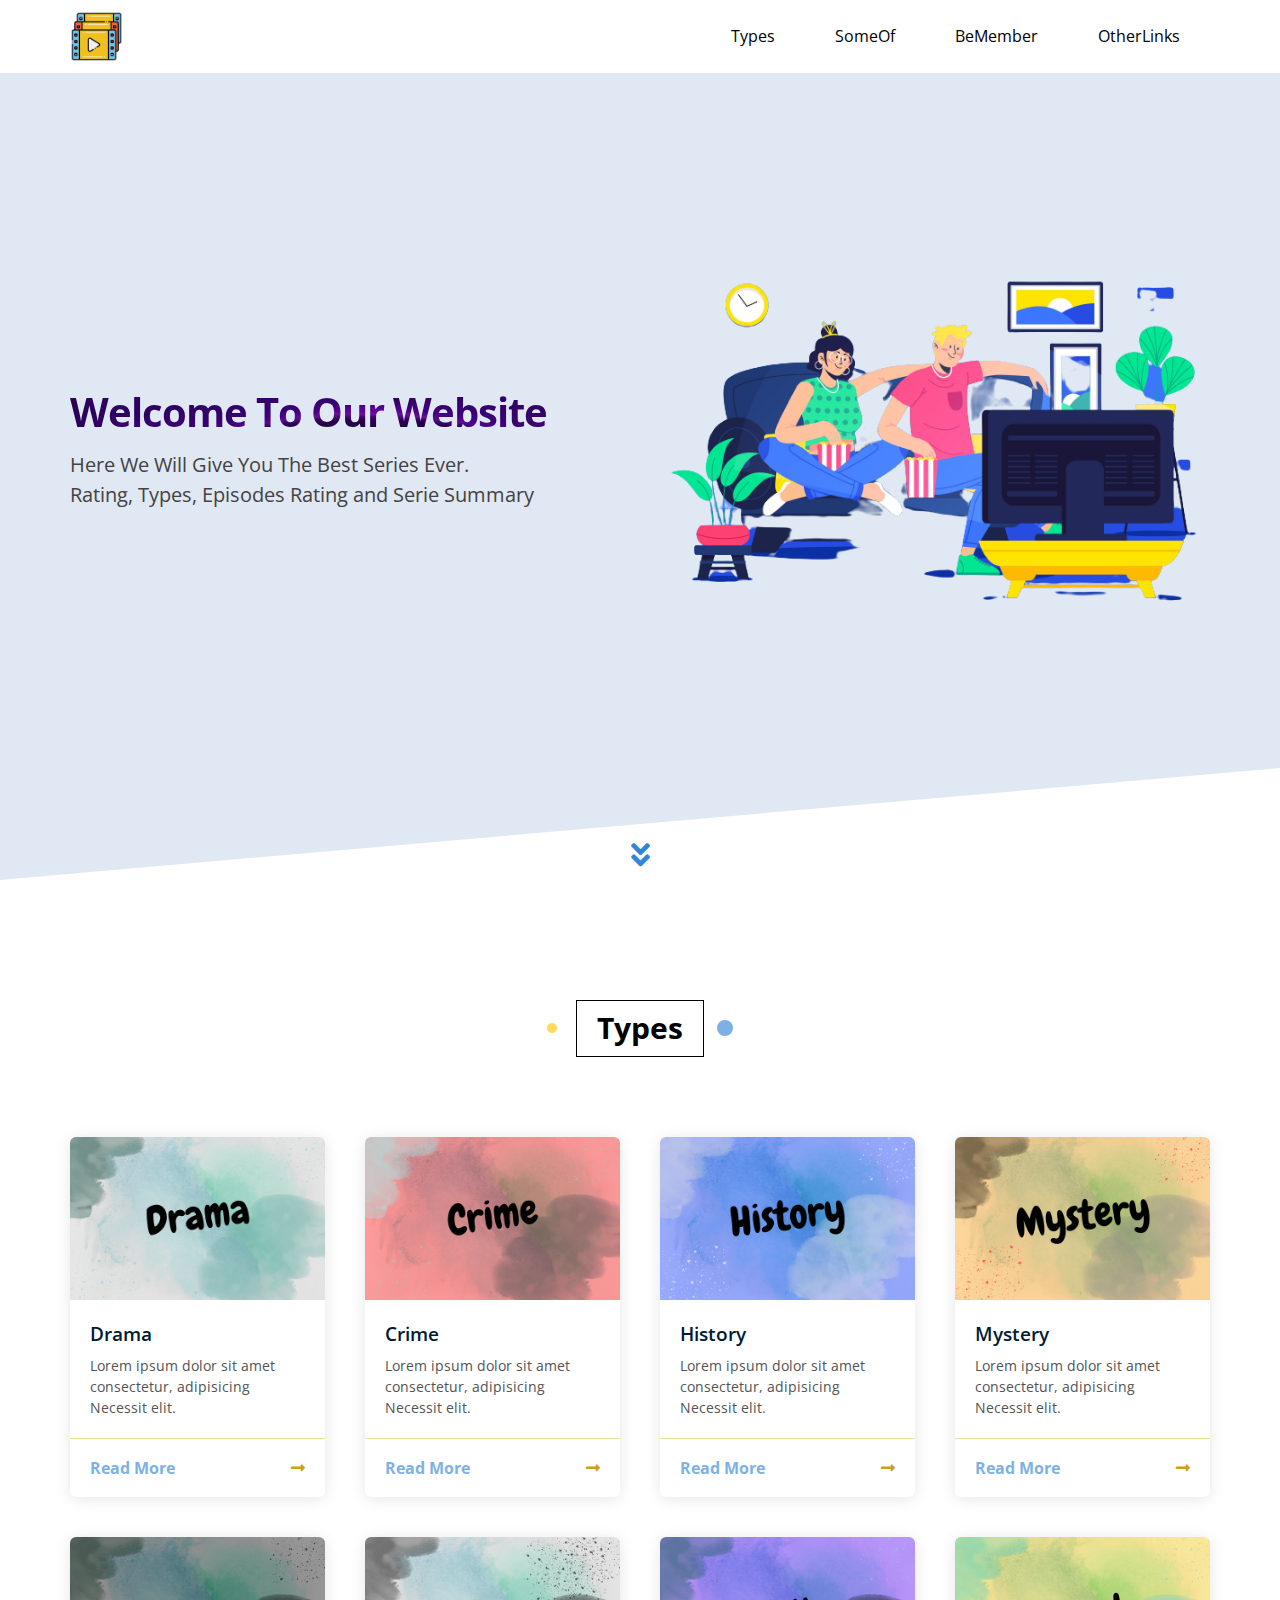
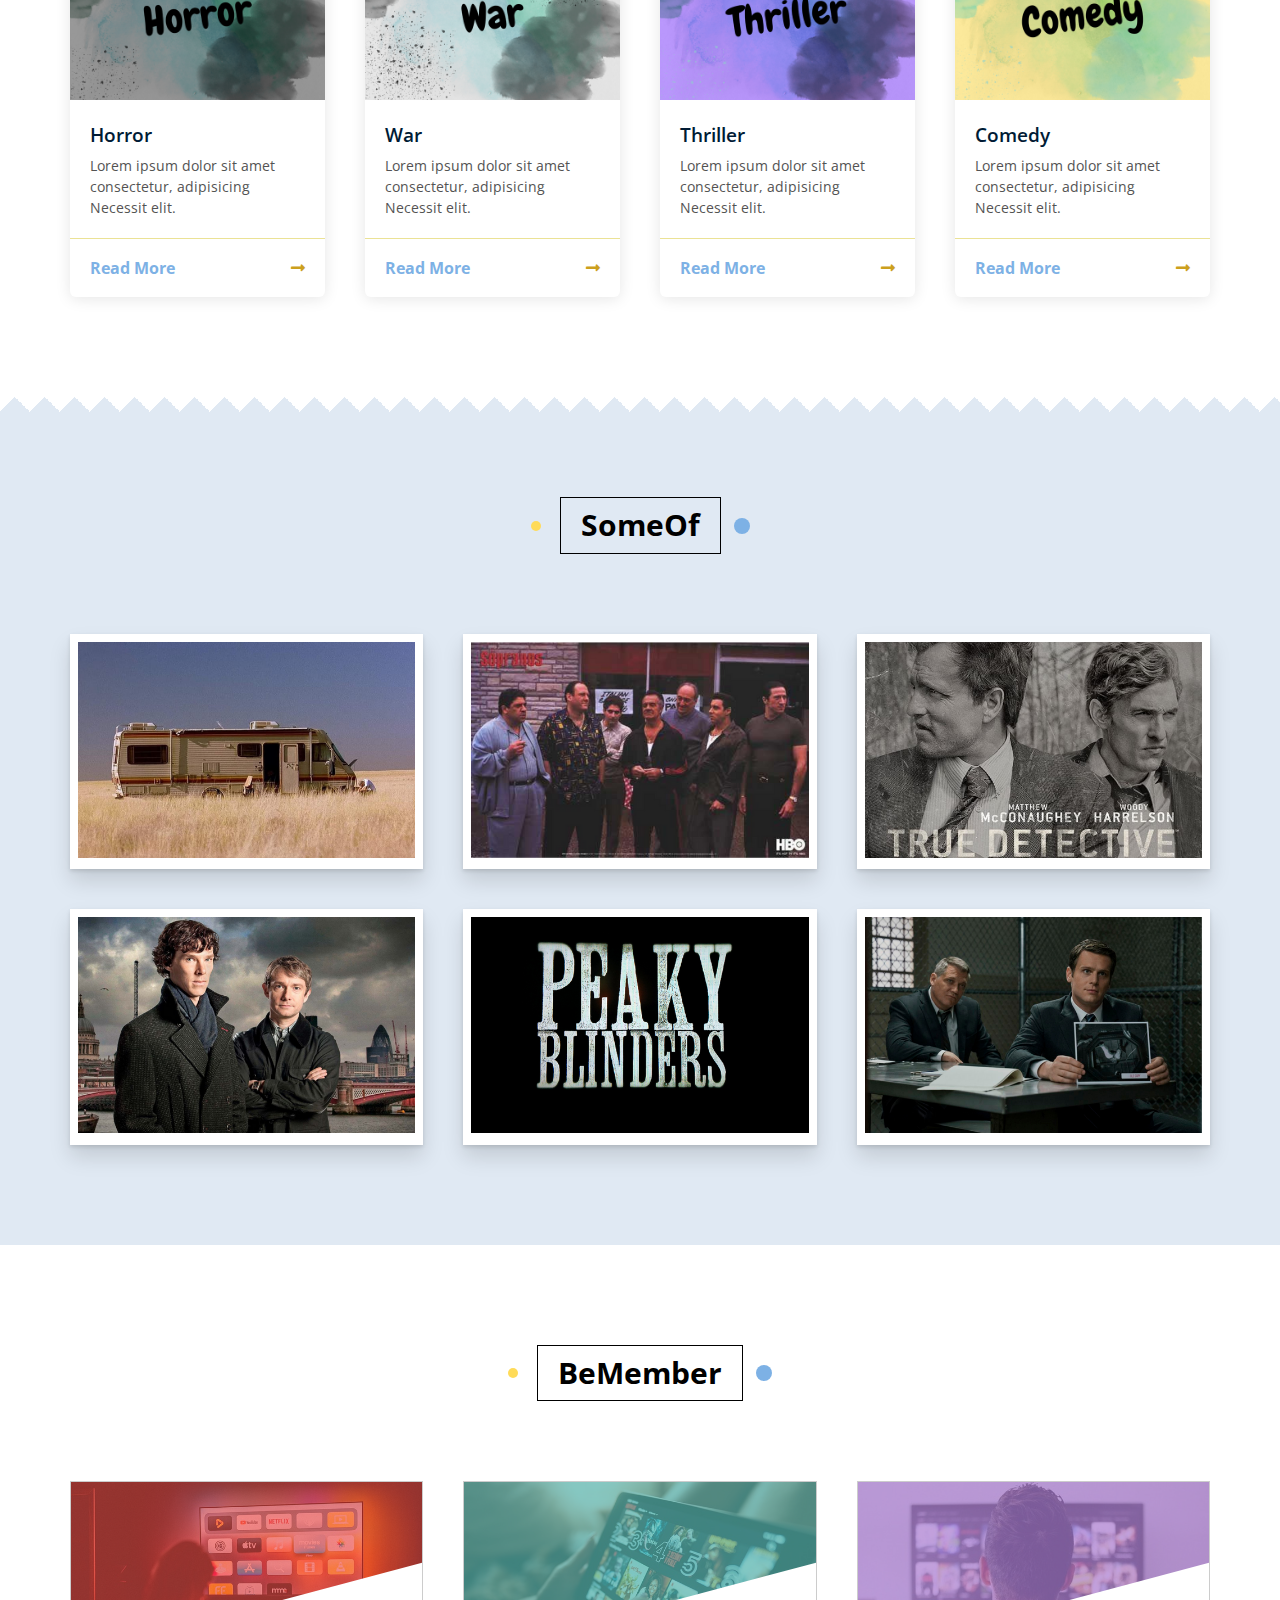
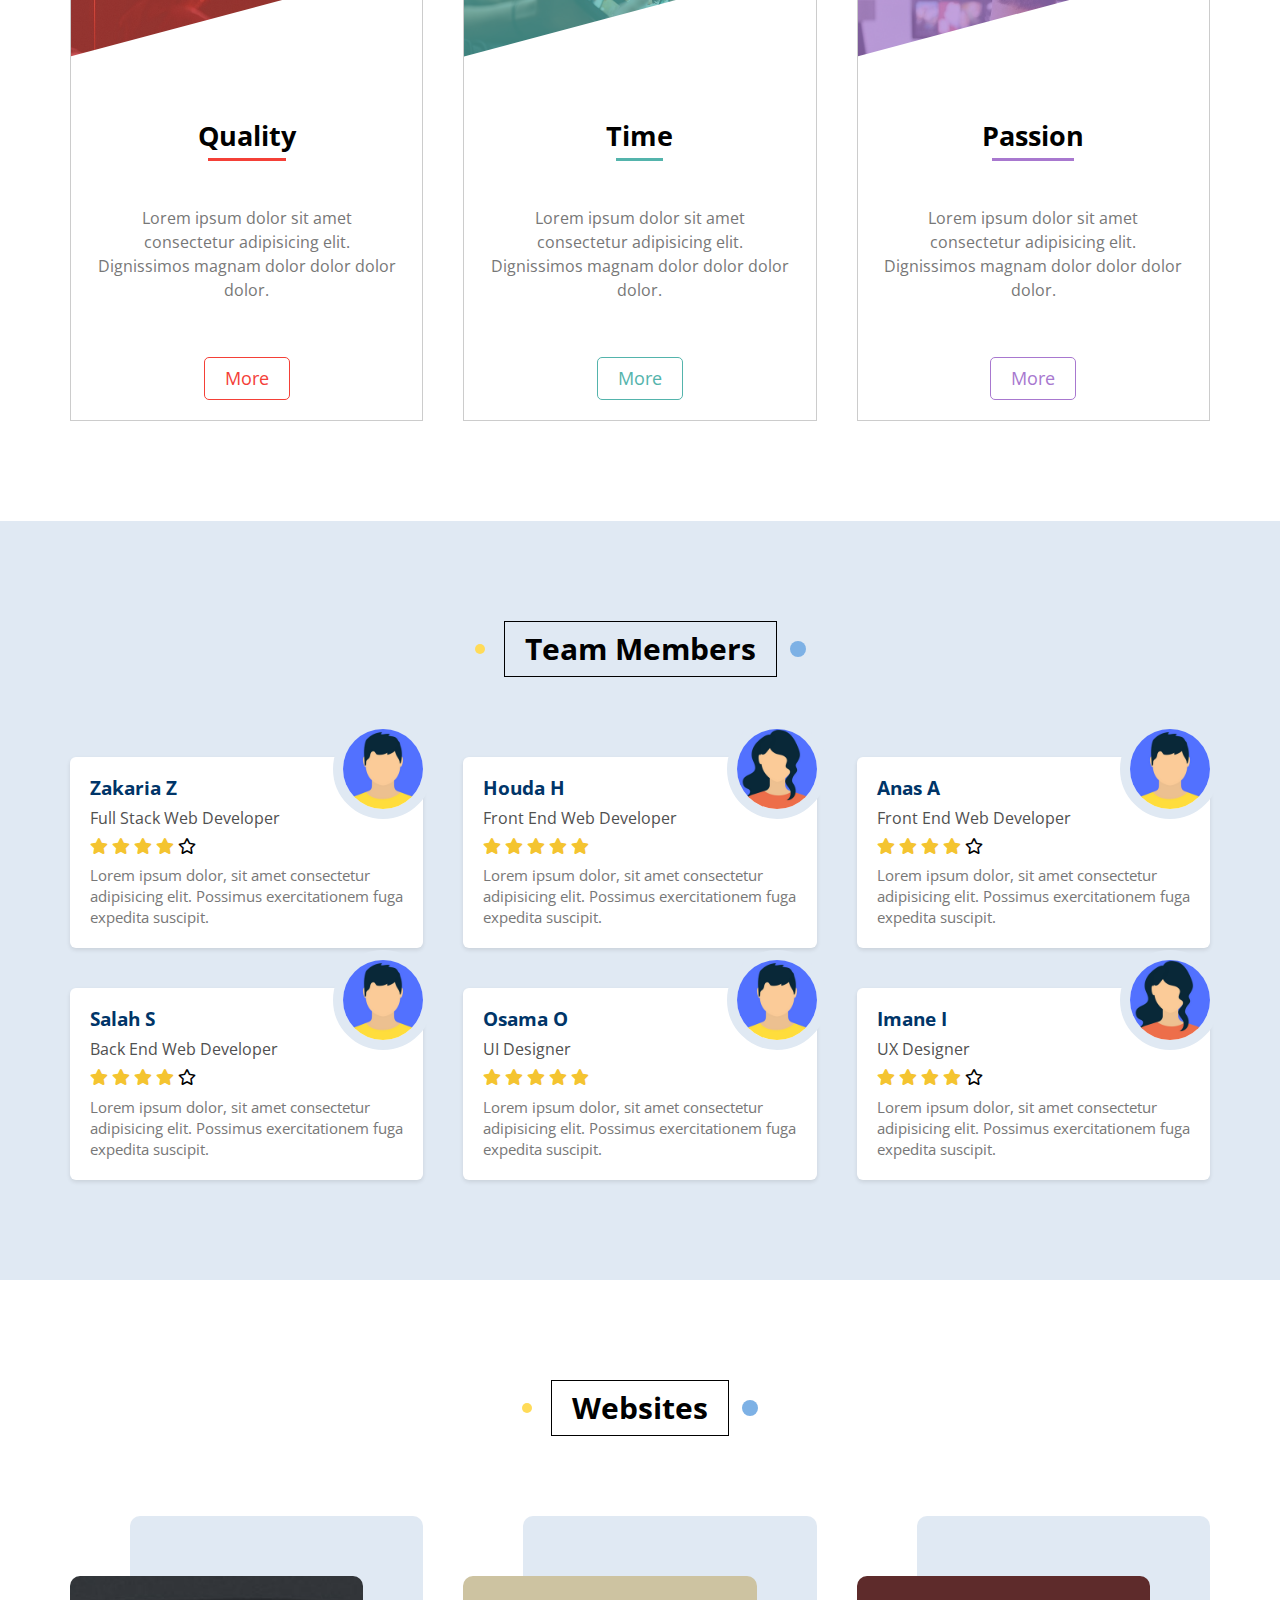
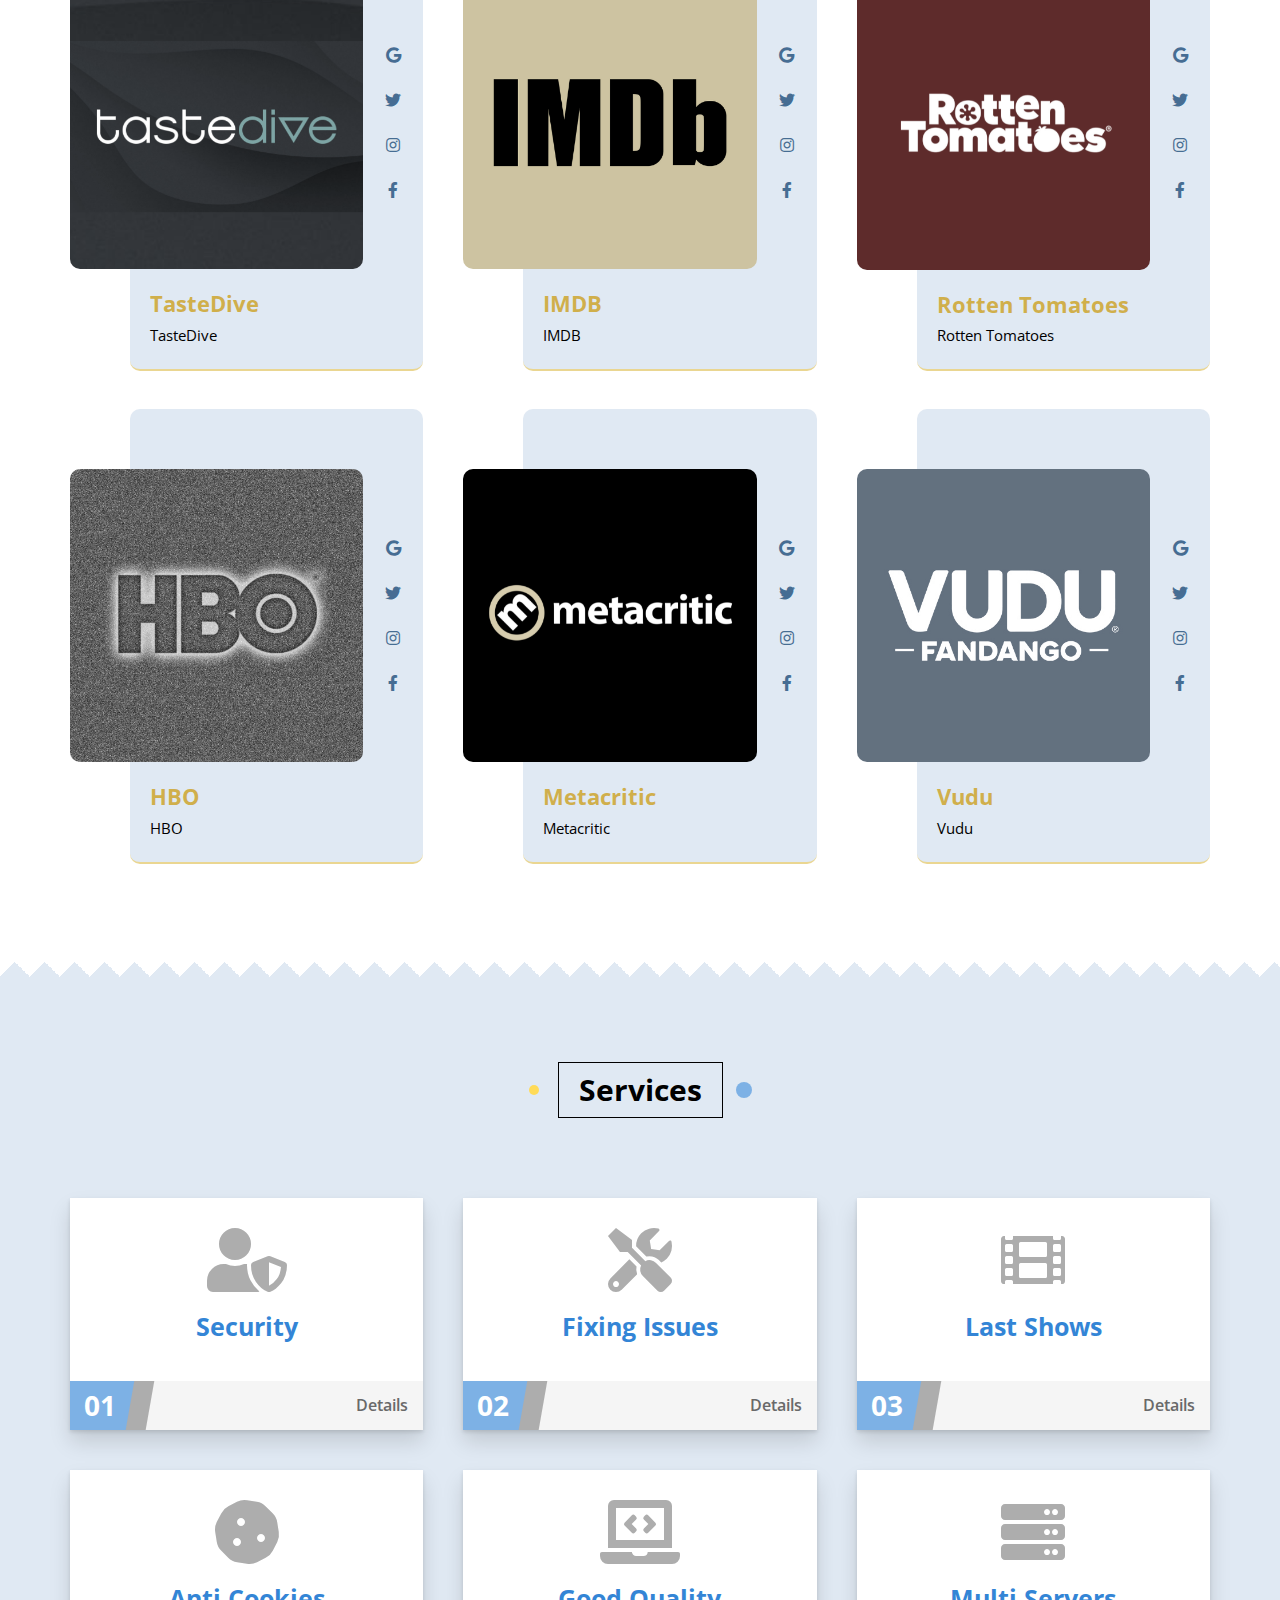
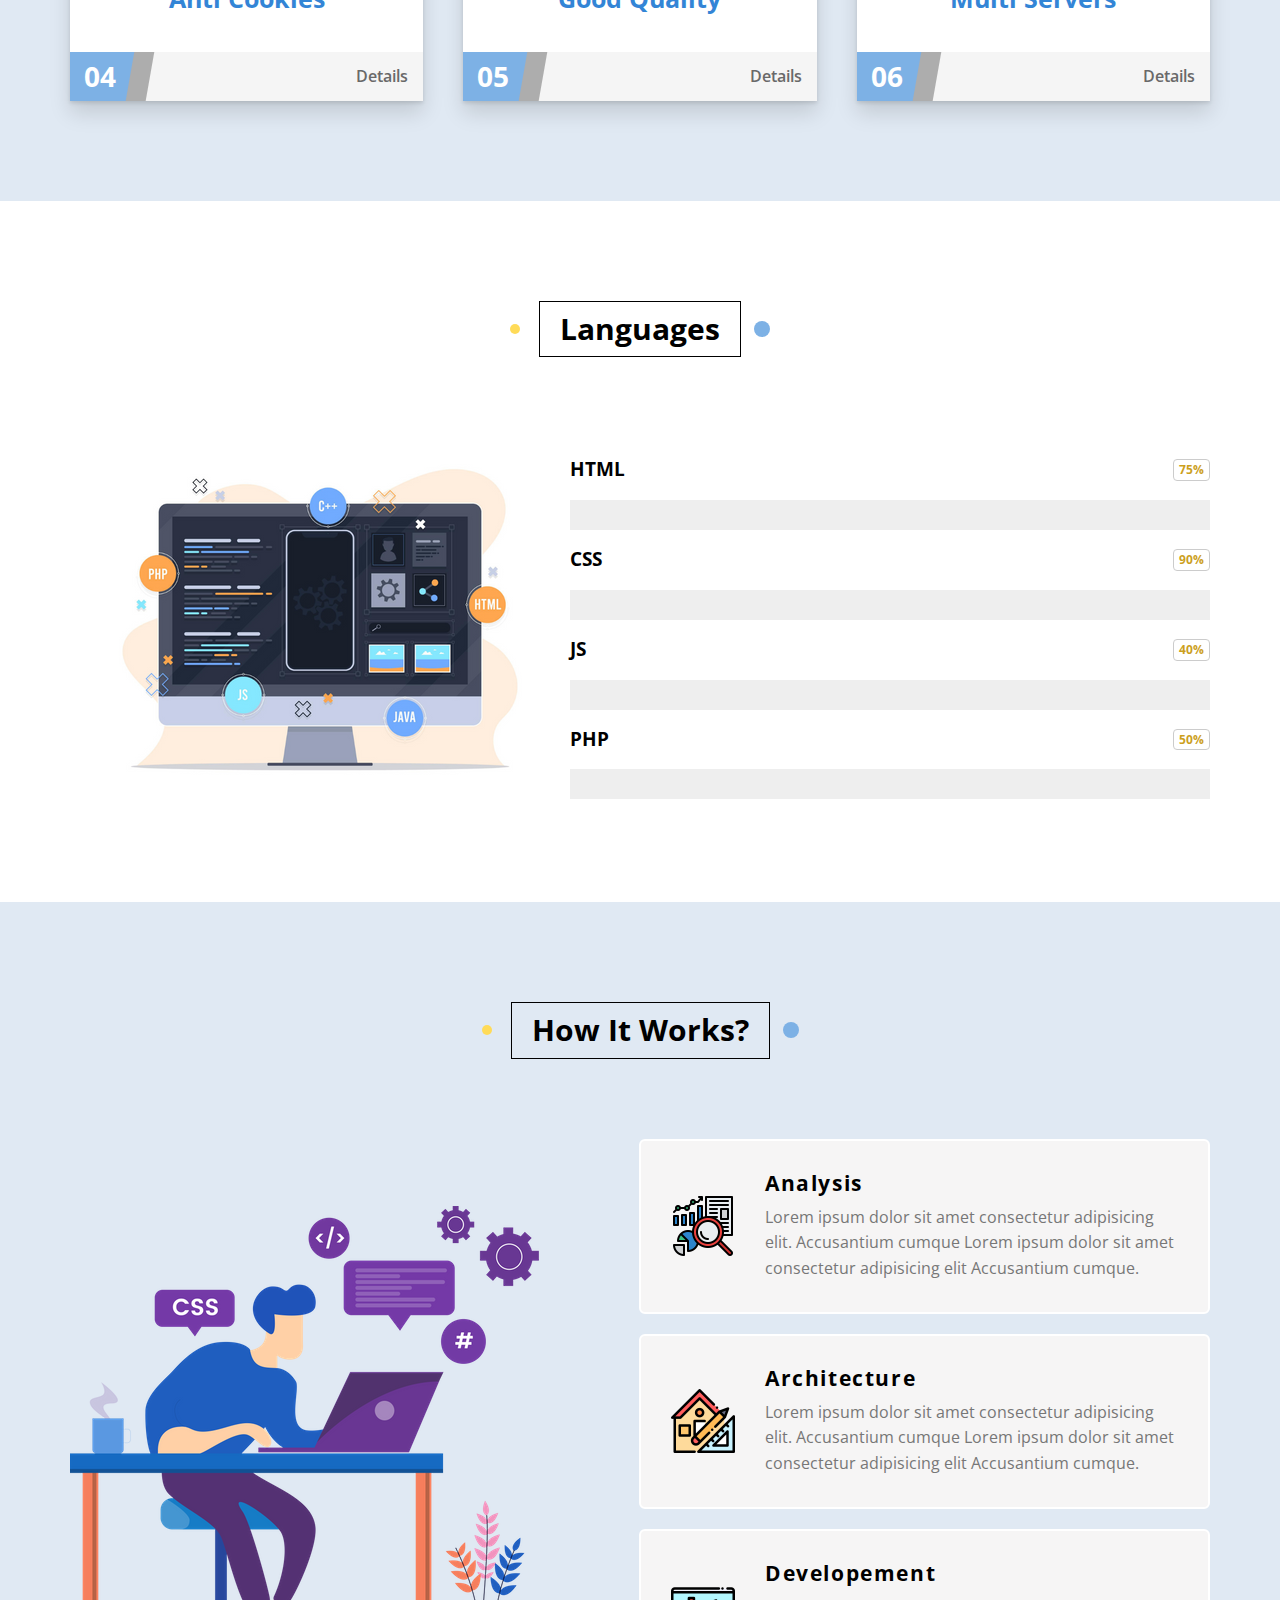
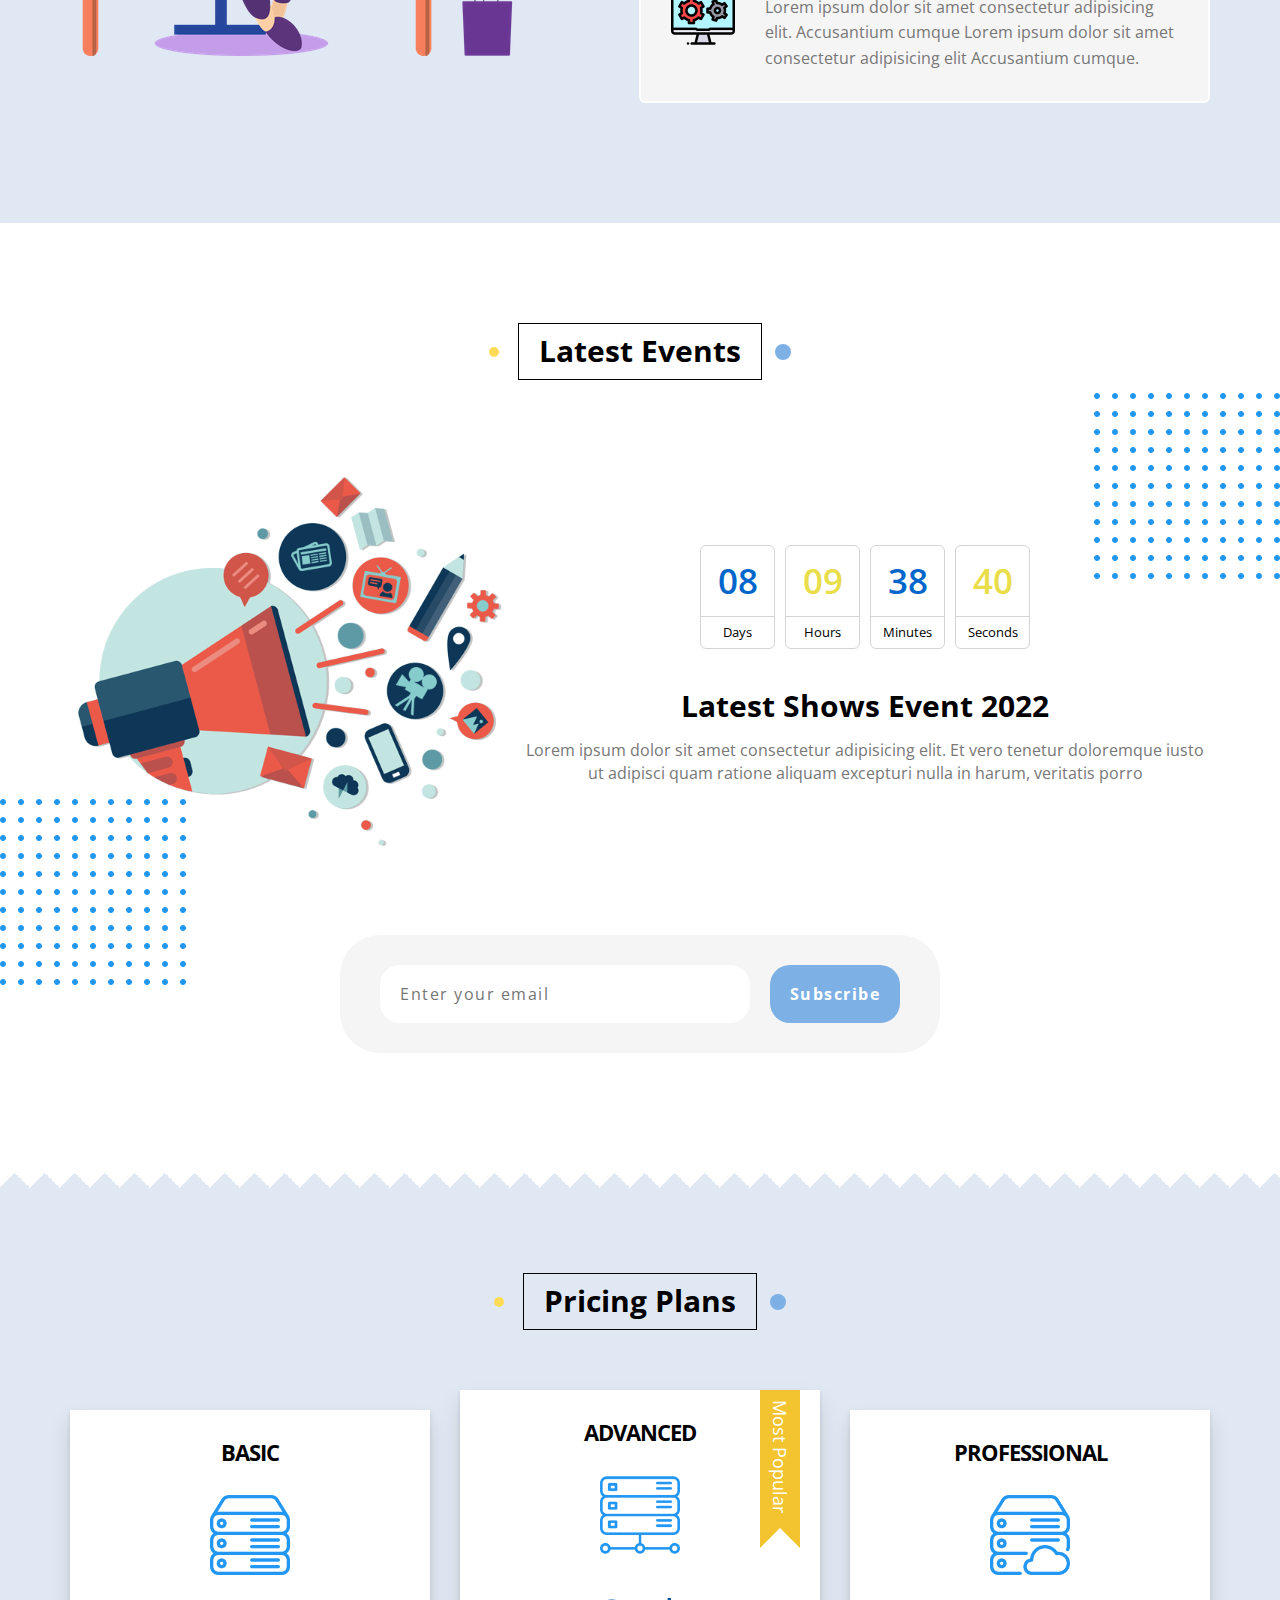
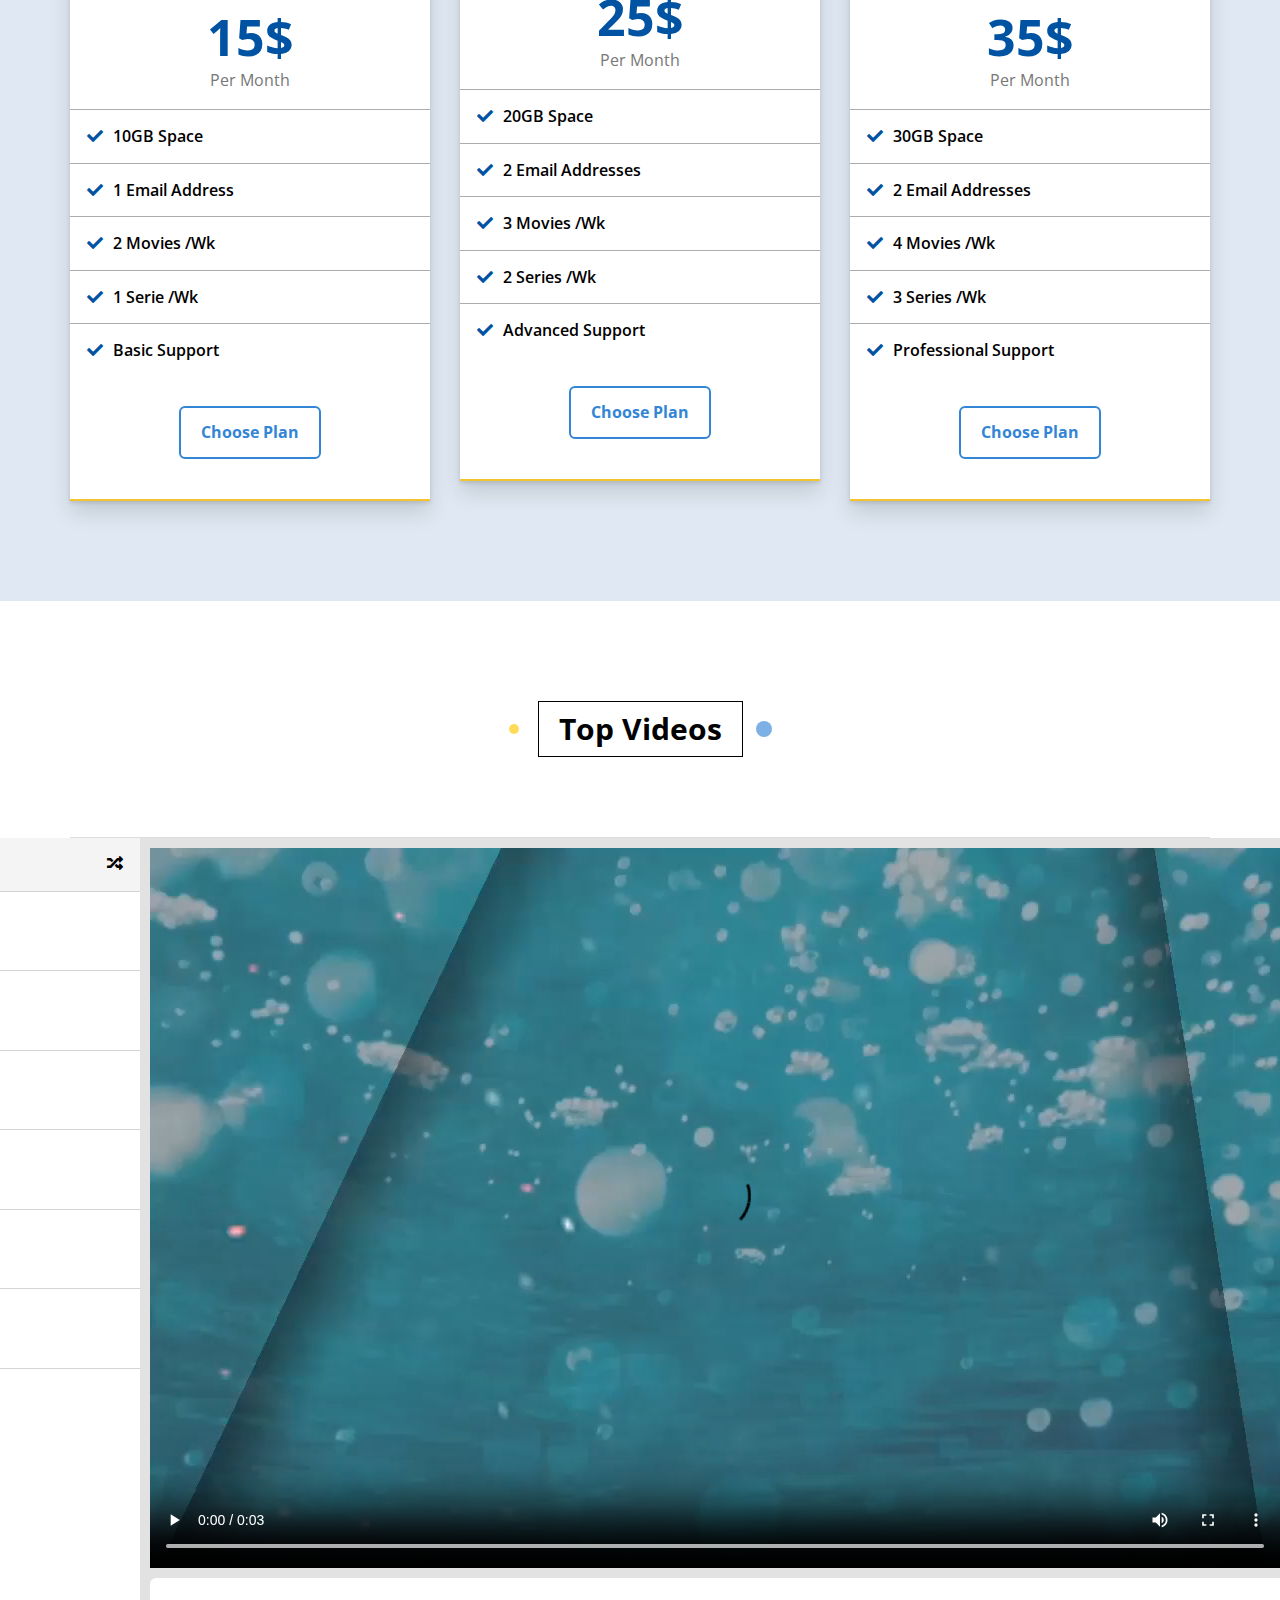
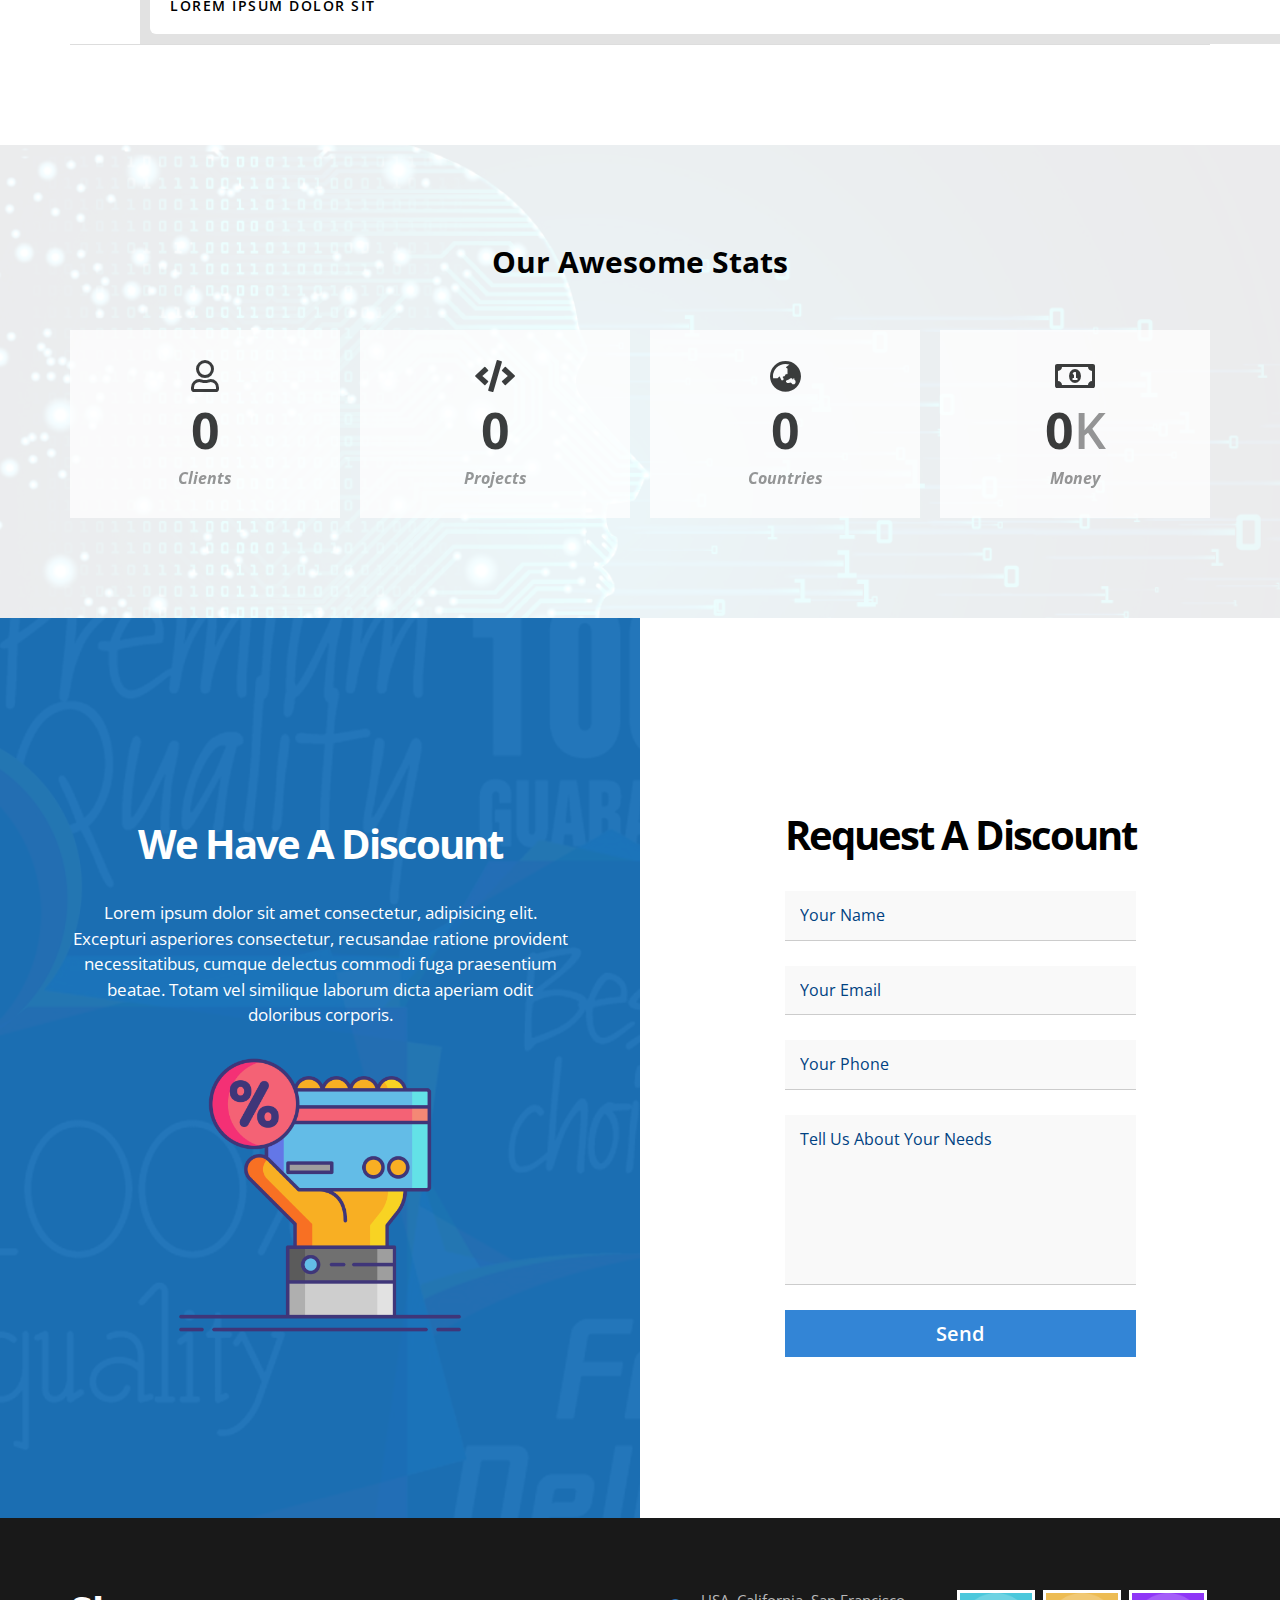
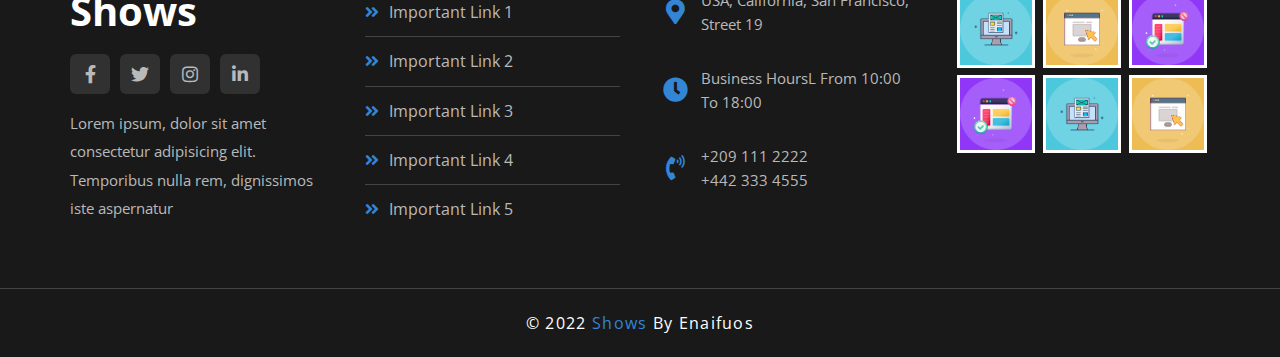
<file: html/index.html>
<!DOCTYPE html>
<html lang="en">
  <head>
    <meta charset="UTF-8" />
    <meta http-equiv="X-UA-Compatible" content="IE=edge" />
    <meta name="viewport" content="width=device-width, initial-scale=1.0" />
    <title>Series</title>
    <!-- icon -->
    <link rel="icon" href="../images/icon_notion.png" />
    <!-- Normalize File (from google) -->
    <link rel="stylesheet" href="../css/normalize.css" />
    <!-- main css's file -->
    <link rel="stylesheet" href="../css/style.css" />
    <!-- Font Awesome -->
    <link rel="stylesheet" href="../css/all.min.css" />
    <!-- Google Font (Open Sans) -->
    <link rel="preconnect" href="https://fonts.googleapis.com" />
    <link rel="preconnect" href="https://fonts.gstatic.com" crossorigin />
    <link
      href="https://fonts.googleapis.com/css2?family=Open+Sans:wght@300;400;500;600;700;800&display=swap"
      rel="stylesheet"
    />
  </head>
  <body>
    <!-- Start Header -->
    <div class="header" id="header">
      <div class="container">
        <img src="../images/icon_notion.png" alt="logo" class="logo" />
        <ul class="main-nav">
          <li><a href="#types">Types</a></li>
          <li><a href="#someof">SomeOf</a></li>
          <li><a href="#bemember">BeMember</a></li>
          <!-- MEGA MENU -->
          <li>
            <a href="#">OtherLinks</a>
            <!-- Start Mega Menu -->
            <div class="mega-menu">
              <div class="image">
                <img src="../images/yop.png" alt="" />
              </div>
              <!-- ul 1 -->
              <ul class="links">
                <li>
                  <a href="#team"><i class="fas fa-users"></i>Team Members</a>
                </li>
                <li>
                  <a href="#websites"
                    ><i class="far fa-window-restore"></i> Websites</a
                  >
                </li>
                <li>
                  <a href="#services"
                    ><i class="far fa-building fa-fw"></i>Services</a
                  >
                </li>
                <li>
                  <a href="#languages"
                    ><i class="fas fa-laptop-code"></i> Languages</a
                  >
                </li>
                <li>
                  <a href="#work-steps"
                    ><i class="far fa-clipboard fa-fw"></i> Ho It Works</a
                  >
                </li>
              </ul>
              <!-- ul 2 -->
              <ul class="links">
                <li>
                  <a href="#events"
                    ><i class="far fa-calendar-alt"></i> Latest Events</a
                  >
                </li>
                <li>
                  <a href="#pricing-plans"
                    ><i class="fas fa-server fa-fw"></i> Pricing Plans</a
                  >
                </li>
                <li>
                  <a href="#videos"
                    ><i class="far fa-play-circle"></i> Top Videos</a
                  >
                </li>
                <li>
                  <a href="#stats"
                    ><i class="far fa-chart-bar fa-fw"></i> Stats</a
                  >
                </li>
                <li>
                  <a href="#discount"
                    ><i class="fas fa-percent fa-fw"></i> Request A Discount</a
                  >
                </li>
              </ul>
            </div>
            <!-- End Mega Menu -->
          </li>
        </ul>
      </div>
    </div>
    <!-- End Header -->
    <!-- ----- ----- ----- ----- ----- ----- ----- -->
    <!-- Start Scroll To Top -->
    <button id="scrollBttn">
      <i class="fas fa-arrow-up"></i>
    </button>
    <!-- End Scroll To Top -->
    <!-- ----- ----- ----- ----- ----- ----- ----- -->
    <!-- Start Landing -->
    <div class="landing">
      <div class="container">
        <div class="text">
          <h1>Welcome To Our Website</h1>
          <p>
            Here We Will Give You The Best Series Ever. <br />
            Rating, Types, Episodes Rating and Serie Summary
          </p>
        </div>
        <div class="image">
          <img src="../images/landing-removebg.png" alt="" />
        </div>
        <!-- animation arrow to go down -->
        <a href="#types" class="go-down">
          <i class="fas fa-angle-double-down"></i>
        </a>
      </div>
    </div>
    <!-- End Landing -->
    <!-- ----- ----- ----- ----- ----- ----- ----- -->
    <!-- Start Types -->
    <div class="types" id="types">
      <h2 class="main-title">Types</h2>
      <div class="container">
        <!-- box 1 -->
        <div class="box">
          <img src="../images/Drama.png" alt="" />
          <!-- content (h3 + p)) -->
          <div class="content">
            <h3>Drama</h3>
            <p>
              Lorem ipsum dolor sit amet consectetur, adipisicing Necessit elit.
            </p>
          </div>
          <!-- info (link + icon) -->
          <div class="info">
            <a href="types.html" target="_blank">Read More</a>
            <a href="types.html" target="_blank"
              ><i class="fas fa-long-arrow-alt-right"></i
            ></a>
          </div>
        </div>
        <!-- box 2 -->
        <div class="box">
          <img src="../images/Crime.png" alt="" />
          <!-- content (h3 + p)) -->
          <div class="content">
            <h3>Crime</h3>
            <p>
              Lorem ipsum dolor sit amet consectetur, adipisicing Necessit elit.
            </p>
          </div>
          <!-- info (link + icon) -->
          <div class="info">
            <a href="types.html#crime" target="_blank">Read More</a>
            <a href="types.html#crime" target="_blank"
              ><i class="fas fa-long-arrow-alt-right"></i
            ></a>
          </div>
        </div>
        <!-- box 3 -->
        <div class="box">
          <img src="../images/History.png" alt="" />
          <!-- content (h3 + p)) -->
          <div class="content">
            <h3>History</h3>
            <p>
              Lorem ipsum dolor sit amet consectetur, adipisicing Necessit elit.
            </p>
          </div>
          <!-- info (link + icon) -->
          <div class="info">
            <a href="types.html" target="_blank">Read More</a>
            <a href="types.html" target="_blank"
              ><i class="fas fa-long-arrow-alt-right"></i
            ></a>
          </div>
        </div>
        <!-- box 4 -->
        <div class="box">
          <img src="../images/Mystery.png" alt="" />
          <!-- content (h3 + p)) -->
          <div class="content">
            <h3>Mystery</h3>
            <p>
              Lorem ipsum dolor sit amet consectetur, adipisicing Necessit elit.
            </p>
          </div>
          <!-- info (link + icon) -->
          <div class="info">
            <a href="types.html" target="_blank">Read More</a>
            <a href="types.html" target="_blank"
              ><i class="fas fa-long-arrow-alt-right"></i
            ></a>
          </div>
        </div>
        <!-- box 5 -->
        <div class="box">
          <img src="../images/Horror.png" alt="" />
          <!-- content (h3 + p)) -->
          <div class="content">
            <h3>Horror</h3>
            <p>
              Lorem ipsum dolor sit amet consectetur, adipisicing Necessit elit.
            </p>
          </div>
          <!-- info (link + icon) -->
          <div class="info">
            <a href="types.html" target="_blank">Read More</a>
            <a href="types.html" target="_blank"
              ><i class="fas fa-long-arrow-alt-right"></i
            ></a>
          </div>
        </div>
        <!-- box 6 -->
        <div class="box">
          <img src="../images/War.png" alt="" />
          <!-- content (h3 + p)) -->
          <div class="content">
            <h3>War</h3>
            <p>
              Lorem ipsum dolor sit amet consectetur, adipisicing Necessit elit.
            </p>
          </div>
          <!-- info (link + icon) -->
          <div class="info">
            <a href="types.html" target="_blank">Read More</a>
            <a href="types.html" target="_blank"
              ><i class="fas fa-long-arrow-alt-right"></i
            ></a>
          </div>
        </div>
        <!-- box 7 -->
        <div class="box">
          <img src="../images/Thriller.png" alt="" />
          <!-- content (h3 + p)) -->
          <div class="content">
            <h3>Thriller</h3>
            <p>
              Lorem ipsum dolor sit amet consectetur, adipisicing Necessit elit.
            </p>
          </div>
          <!-- info (link + icon) -->
          <div class="info">
            <a href="types.html" target="_blank">Read More</a>
            <a href="types.html" target="_blank"
              ><i class="fas fa-long-arrow-alt-right"></i
            ></a>
          </div>
        </div>
        <!-- box 8 -->
        <div class="box">
          <img src="../images/Comedy.png" alt="" />
          <!-- content (h3 + p)) -->
          <div class="content">
            <h3>Comedy</h3>
            <p>
              Lorem ipsum dolor sit amet consectetur, adipisicing Necessit elit.
            </p>
          </div>
          <!-- info (link + icon) -->
          <div class="info">
            <a href="types.html" target="_blank">Read More</a>
            <a href="types.html" target="_blank"
              ><i class="fas fa-long-arrow-alt-right"></i
            ></a>
          </div>
        </div>
      </div>
    </div>
    <!-- End Types -->
    <!-- * Spikes -->
    <div class="spikes"></div>
    <!-- * -->
    <!-- ----- ----- ----- ----- ----- ----- ----- -->
    <!-- Start SomeOf -->
    <div class="some-of" id="someof">
      <h2 class="main-title">SomeOf</h2>
      <div class="container">
        <!-- image 1 -->
        <div class="box">
          <div class="image">
            <img src="../images/Breaking Bad.png" alt="" />
          </div>
        </div>
        <!-- image 2 -->
        <div class="box">
          <div class="image">
            <img src="../images/The Sopranos.png" alt="" />
          </div>
        </div>
        <!-- image 3 -->
        <div class="box">
          <div class="image">
            <img src="../images/true detective.png" alt="" />
          </div>
        </div>
        <!-- image 4 -->
        <div class="box">
          <div class="image">
            <img src="../images/sherlock.png" alt="" />
          </div>
        </div>
        <!-- image 5 -->
        <div class="box">
          <div class="image">
            <img src="../images/peaky blinders.png" alt="" />
          </div>
        </div>
        <!-- image 6 -->
        <div class="box">
          <div class="image">
            <img src="../images/mindhunter.png" alt="" />
          </div>
        </div>
      </div>
    </div>
    <!-- End SomeOf -->
    <!-- ----- ----- ----- ----- ----- ----- ----- -->
    <!-- Start Member -->
    <div class="be-member" id="bemember">
      <h2 class="main-title">BeMember</h2>
      <div class="container">
        <!-- box 1 quality -->
        <div class="box quality">
          <div class="img-holder">
            <img src="../images/two.jpg" alt="" />
          </div>
          <h2>Quality</h2>
          <p>
            Lorem ipsum dolor sit amet consectetur adipisicing elit. Dignissimos
            magnam dolor dolor dolor dolor.
          </p>
          <a href="#">More</a>
        </div>
        <!-- box 2 time -->
        <div class="box time">
          <div class="img-holder">
            <img src="../images/one.jpg" alt="" />
          </div>
          <h2>Time</h2>
          <p>
            Lorem ipsum dolor sit amet consectetur adipisicing elit. Dignissimos
            magnam dolor dolor dolor dolor.
          </p>
          <a href="#">More</a>
        </div>
        <!-- box 3 passion -->
        <div class="box passion">
          <div class="img-holder">
            <img src="../images/three.png" alt="" />
          </div>
          <h2>Passion</h2>
          <p>
            Lorem ipsum dolor sit amet consectetur adipisicing elit. Dignissimos
            magnam dolor dolor dolor dolor.
          </p>
          <a href="#">More</a>
        </div>
      </div>
    </div>
    <!-- End Member -->
    <!-- ----- ----- ----- ----- ----- ----- ----- -->
    <!-- Start Team Members -->
    <div class="team" id="team">
      <h2 class="main-title">Team Members</h2>
      <div class="container">
        <!-- box 1 -->
        <div class="box">
          <img src="../images/user1.png" alt="" />
          <h3>Zakaria Z</h3>
          <span class="title">Full Stack Web Developer</span>
          <div class="rate">
            <i class="filled fas fa-star"></i>
            <i class="filled fas fa-star"></i>
            <i class="filled fas fa-star"></i>
            <i class="filled fas fa-star"></i>
            <i class="far fa-star"></i>
          </div>
          <p>
            Lorem ipsum dolor, sit amet consectetur adipisicing elit. Possimus
            exercitationem fuga expedita suscipit.
          </p>
        </div>
        <!-- box 2 -->
        <div class="box">
          <img src="../images/user2.png" alt="" />
          <h3>Houda H</h3>
          <span class="title">Front End Web Developer</span>
          <div class="rate">
            <i class="filled fas fa-star"></i>
            <i class="filled fas fa-star"></i>
            <i class="filled fas fa-star"></i>
            <i class="filled fas fa-star"></i>
            <i class="filled fas fa-star"></i>
          </div>
          <p>
            Lorem ipsum dolor, sit amet consectetur adipisicing elit. Possimus
            exercitationem fuga expedita suscipit.
          </p>
        </div>
        <!-- box 3 -->
        <div class="box">
          <img src="../images/user1.png" alt="" />
          <h3>Anas A</h3>
          <span class="title">Front End Web Developer</span>
          <div class="rate">
            <i class="filled fas fa-star"></i>
            <i class="filled fas fa-star"></i>
            <i class="filled fas fa-star"></i>
            <i class="filled fas fa-star"></i>
            <i class="far fa-star"></i>
          </div>
          <p>
            Lorem ipsum dolor, sit amet consectetur adipisicing elit. Possimus
            exercitationem fuga expedita suscipit.
          </p>
        </div>
        <!-- box 4 -->
        <div class="box">
          <img src="../images/user1.png" alt="" />
          <h3>Salah S</h3>
          <span class="title">Back End Web Developer</span>
          <div class="rate">
            <i class="filled fas fa-star"></i>
            <i class="filled fas fa-star"></i>
            <i class="filled fas fa-star"></i>
            <i class="filled fas fa-star"></i>
            <i class="far fa-star"></i>
          </div>
          <p>
            Lorem ipsum dolor, sit amet consectetur adipisicing elit. Possimus
            exercitationem fuga expedita suscipit.
          </p>
        </div>
        <!-- box 5 -->
        <div class="box">
          <img src="../images/user1.png" alt="" />
          <h3>Osama O</h3>
          <span class="title">UI Designer</span>
          <div class="rate">
            <i class="filled fas fa-star"></i>
            <i class="filled fas fa-star"></i>
            <i class="filled fas fa-star"></i>
            <i class="filled fas fa-star"></i>
            <i class="filled fas fa-star"></i>
          </div>
          <p>
            Lorem ipsum dolor, sit amet consectetur adipisicing elit. Possimus
            exercitationem fuga expedita suscipit.
          </p>
        </div>
        <!-- box 6 -->
        <div class="box">
          <img src="../images/user2.png" alt="" />
          <h3>Imane I</h3>
          <span class="title">UX Designer</span>
          <div class="rate">
            <i class="filled fas fa-star"></i>
            <i class="filled fas fa-star"></i>
            <i class="filled fas fa-star"></i>
            <i class="filled fas fa-star"></i>
            <i class="far fa-star"></i>
          </div>
          <p>
            Lorem ipsum dolor, sit amet consectetur adipisicing elit. Possimus
            exercitationem fuga expedita suscipit.
          </p>
        </div>
      </div>
    </div>
    <!-- End Team Members -->
    <!-- ----- ----- ----- ----- ----- ----- ----- -->
    <!-- Start Websites -->
    <div class="websites" id="websites">
      <h2 class="main-title">Websites</h2>
      <div class="container">
        <!-- box 1 -->
        <div class="box">
          <!-- data div => img + social_links -->
          <div class="data">
            <img src="../images/tastedive.png" alt="" />
            <!--  -->
            <div class="social">
              <a href="https://tastedive.com/" target="_blank"
                ><i class="fab fa-google"></i
              ></a>
              <a href="https://twitter.com/tastedive?lang=en" target="_blank"
                ><i class="fab fa-twitter"></i
              ></a>
              <a href="https://www.instagram.com/tastedive/" target="_blank"
                ><i class="fab fa-instagram"></i
              ></a>
              <a href="https://www.facebook.com/tastedive" target="_blank"
                ><i class="fab fa-facebook-f"></i
              ></a>
            </div>
            <!--  -->
          </div>
          <!-- info div => h3 + p -->
          <div class="info">
            <h3>TasteDive</h3>
            <p>TasteDive</p>
          </div>
        </div>
        <!-- box 2 -->
        <div class="box">
          <div class="data">
            <img src="../images/imdb.png" alt="" />
            <div class="social">
              <a href="https://imdb.com/" target="_blank"
                ><i class="fab fa-google"></i
              ></a>
              <a href="https://twitter.com/imdb" target="_blank"
                ><i class="fab fa-twitter"></i
              ></a>
              <a href="https://www.instagram.com/imdb/" target="_blank"
                ><i class="fab fa-instagram"></i
              ></a>
              <a href="https://www.facebook.com/imdb" target="_blank"
                ><i class="fab fa-facebook-f"></i
              ></a>
            </div>
          </div>
          <div class="info">
            <h3>IMDB</h3>
            <p>IMDB</p>
          </div>
        </div>
        <!-- box 3 -->
        <div class="box">
          <div class="data">
            <img src="../images/rotten_tomatoes.png" alt="" />
            <div class="social">
              <a href="https://www.rottentomatoes.com/" target="_blank"
                ><i class="fab fa-google"></i
              ></a>
              <a href="https://twitter.com/rottentomatoes" target="_blank"
                ><i class="fab fa-twitter"></i
              ></a>
              <a
                href="https://www.instagram.com/rottentomatoes/"
                target="_blank"
                ><i class="fab fa-instagram"></i
              ></a>
              <a href="https://www.facebook.com/rottentomatoes" target="_blank"
                ><i class="fab fa-facebook-f"></i
              ></a>
            </div>
          </div>
          <div class="info">
            <h3>Rotten Tomatoes</h3>
            <p>Rotten Tomatoes</p>
          </div>
        </div>
        <!-- box 4 -->
        <div class="box">
          <div class="data">
            <img src="../images/HBO2.png" alt="" />
            <div class="social">
              <a href="https://www.hbo.com/" target="_blank"
                ><i class="fab fa-google"></i
              ></a>
              <a href="https://twitter.com/HBO" target="_blank"
                ><i class="fab fa-twitter"></i
              ></a>
              <a href="https://www.instagram.com/hbo/" target="_blank"
                ><i class="fab fa-instagram"></i
              ></a>
              <a href="https://www.facebook.com/HBO" target="_blank"
                ><i class="fab fa-facebook-f"></i
              ></a>
            </div>
          </div>
          <div class="info">
            <h3>HBO</h3>
            <p>HBO</p>
          </div>
        </div>
        <!-- box 5 -->
        <div class="box">
          <div class="data">
            <img src="../images/metacritic.png" alt="" />
            <div class="social">
              <a href="https://www.metacritic.com/" target="_blank"
                ><i class="fab fa-google"></i
              ></a>
              <a href="https://twitter.com/metacritic" target="_blank"
                ><i class="fab fa-twitter"></i
              ></a>
              <a href="https://www.instagram.com/metacritic/" target="_blank"
                ><i class="fab fa-instagram"></i
              ></a>
              <a href="https://www.facebook.com/Metacritic" target="_blank"
                ><i class="fab fa-facebook-f"></i
              ></a>
            </div>
          </div>
          <div class="info">
            <h3>Metacritic</h3>
            <p>Metacritic</p>
          </div>
        </div>
        <!-- box 6 -->
        <div class="box">
          <div class="data">
            <img src="../images/Vudu.jpg" alt="" />
            <div class="social">
              <a href="https://www.vudu.com/" target="_blank"
                ><i class="fab fa-google"></i
              ></a>
              <a href="https://twitter.com/vudusupport" target="_blank"
                ><i class="fab fa-twitter"></i
              ></a>
              <a href="#websites" title="no official account"
                ><i class="fab fa-instagram"></i
              ></a>
              <a href="https://www.facebook.com/vudufans?ref=ts" target="_blank"
                ><i class="fab fa-facebook-f"></i
              ></a>
            </div>
          </div>
          <div class="info">
            <h3>Vudu</h3>
            <p>Vudu</p>
          </div>
        </div>
      </div>
    </div>
    <!-- End Websites -->
    <!-- * Spikes -->
    <div class="spikes"></div>
    <!-- * -->
    <!-- ----- ----- ----- ----- ----- ----- ----- -->
    <!-- Start Services -->
    <div class="services" id="services">
      <h2 class="main-title">Services</h2>
      <div class="container">
        <!-- box 1 -->
        <div class="box">
          <i class="fas fa-user-shield fa-4x"></i>
          <h3>Security</h3>
          <!-- info -->
          <div class="info">
            <a href="#">Details</a>
          </div>
        </div>
        <!-- box 2 -->
        <div class="box">
          <i class="fas fa-tools fa-4x"></i>
          <h3>Fixing Issues</h3>
          <div class="info">
            <a href="#">Details</a>
          </div>
        </div>
        <!-- box 3 -->
        <div class="box">
          <i class="fas fa-film fa-4x"></i>
          <h3>Last Shows</h3>
          <div class="info">
            <a href="#">Details</a>
          </div>
        </div>
        <!-- box 4 -->
        <div class="box">
          <i class="fas fa-cookie fa-4x"></i>
          <h3>Anti Cookies</h3>
          <div class="info">
            <a href="#">Details</a>
          </div>
        </div>
        <!-- box 5 -->
        <div class="box">
          <i class="fas fa-laptop-code fa-4x"></i>
          <h3>Good Quality</h3>
          <div class="info">
            <a href="#">Details</a>
          </div>
        </div>
        <!-- box 6 -->
        <div class="box">
          <i class="fas fa-server fa-4x"></i>
          <h3>Multi Servers</h3>
          <div class="info">
            <a href="#">Details</a>
          </div>
        </div>
      </div>
    </div>
    <!-- End Services -->
    <!-- ----- ----- ----- ----- ----- ----- ----- -->
    <!-- Start Languages -->
    <div class="languages" id="languages">
      <h2 class="main-title">Languages</h2>
      <div class="container">
        <img src="../images/lngs.png" alt="" />
        <!-- languages -->
        <div class="lngs">
          <!-- lng 1 -->
          <div class="lng">
            <h3>HTML <span>75%</span></h3>
            <div class="progress">
              <span style="width: 0%" data-width="75%"></span>
            </div>
          </div>
          <!-- lng 2 -->
          <div class="lng">
            <h3>CSS <span>90%</span></h3>
            <div class="progress">
              <span style="width: 0%" data-width="90%"></span>
            </div>
          </div>
          <!-- lng 3 -->
          <div class="lng">
            <h3>JS <span>40%</span></h3>
            <div class="progress">
              <span style="width: 0%" data-width="40%"></span>
            </div>
          </div>
          <!-- lng 4 -->
          <div class="lng">
            <h3>PHP <span>50%</span></h3>
            <div class="progress">
              <span style="width: 0%" data-width="50%"></span>
            </div>
          </div>
        </div>
      </div>
    </div>
    <!-- End Languages -->
    <!-- ----- ----- ----- ----- ----- ----- ----- -->
    <!-- Start Work Steps -->
    <div class="work-steps" id="work-steps">
      <h2 class="main-title">How It Works?</h2>
      <div class="container">
        <img src="../images/work-steps.png" alt="" class="main-image" />
        <div class="info">
          <!-- box 1 -->
          <div class="box">
            <img src="../images//how_one.png" alt="" />
            <!-- text ==> h3 + p -->
            <div class="text">
              <h3>Analysis</h3>
              <p>
                Lorem ipsum dolor sit amet consectetur adipisicing elit.
                Accusantium cumque Lorem ipsum dolor sit amet consectetur
                adipisicing elit Accusantium cumque.
              </p>
            </div>
          </div>
          <!-- box 2 -->
          <div class="box">
            <img src="../images/how_two.png" alt="" />
            <div class="text">
              <h3>Architecture</h3>
              <p>
                Lorem ipsum dolor sit amet consectetur adipisicing elit.
                Accusantium cumque Lorem ipsum dolor sit amet consectetur
                adipisicing elit Accusantium cumque.
              </p>
            </div>
          </div>
          <!-- box 3 -->
          <div class="box">
            <img src="../images/how_three.png" alt="" />
            <div class="text">
              <h3>Developement</h3>
              <p>
                Lorem ipsum dolor sit amet consectetur adipisicing elit.
                Accusantium cumque Lorem ipsum dolor sit amet consectetur
                adipisicing elit Accusantium cumque.
              </p>
            </div>
          </div>
        </div>
      </div>
    </div>
    <!-- End  Work Steps -->
    <!-- ----- ----- ----- ----- ----- ----- ----- -->
    <!-- Start Events -->
    <div class="events" id="events">
      <div class="dots dots-up"></div>
      <div class="dots dots-down"></div>
      <h2 class="main-title">Latest Events</h2>
      <div class="container">
        <img src="../images/events.png" alt="" />
        <!-- info -->
        <div class="info">
          <!-- time -->
          <div class="time">
            <!-- unit 1 -->
            <div class="unit">
              <span class="days">08</span>
              <span>Days</span>
            </div>
            <!-- unit 2 -->
            <div class="unit color">
              <span class="hours">09</span>
              <span>Hours</span>
            </div>
            <!-- unit 3 -->
            <div class="unit">
              <span class="minutes">38</span>
              <span>Minutes</span>
            </div>
            <!-- unit 4 -->
            <div class="unit color">
              <span class="seconds">40</span>
              <span>Seconds</span>
            </div>
          </div>
          <!-- H2 + P -->
          <h2 class="title">Latest Shows Event 2022</h2>
          <p class="description">
            Lorem ipsum dolor sit amet consectetur adipisicing elit. Et vero
            tenetur doloremque iusto ut adipisci quam ratione aliquam excepturi
            nulla in harum, veritatis porro
          </p>
        </div>
        <!-- subscribe -->
        <div class="subscribe">
          <form action="">
            <input type="email" placeholder="Enter your email" />
            <input type="submit" value="Subscribe" />
          </form>
        </div>
      </div>
    </div>
    <!-- End Events -->
    <!-- * Spikes -->
    <div class="spikes"></div>
    <!-- * -->
    <!-- ----- ----- ----- ----- ----- ----- ----- -->
    <!-- Start Pricing Plans -->
    <div class="pricing-plans" id="pricing-plans">
      <h2 class="main-title">Pricing Plans</h2>
      <div class="container">
        <!-- box 1 -->
        <div class="box">
          <h3 class="title">Basic</h3>
          <img src="../images/hosting-basic.png" alt="" />
          <!-- price => span.amount + span.time -->
          <div class="price">
            <span class="amount">15$</span>
            <span class="time">Per Month</span>
          </div>
          <!-- ul => plan's details -->
          <ul>
            <li>10GB Space</li>
            <li>1 Email Address</li>
            <li>2 Movies /Wk</li>
            <li>1 Serie /Wk</li>
            <li>Basic Support</li>
          </ul>
          <a href="#">Choose Plan</a>
        </div>
        <!-- box 2 -->
        <div class="box popular">
          <div class="mark">Most Popular</div>
          <h3 class="title">Advanced</h3>
          <img src="../images/hosting-advanced.png" alt="" />
          <!-- price => span.amount + span.time -->
          <div class="price">
            <span class="amount">25$</span>
            <span class="time">Per Month</span>
          </div>
          <!-- ul => plan's details -->
          <ul>
            <li>20GB Space</li>
            <li>2 Email Addresses</li>
            <li>3 Movies /Wk</li>
            <li>2 Series /Wk</li>
            <li>Advanced Support</li>
          </ul>
          <a href="#">Choose Plan</a>
        </div>
        <!-- box 3 -->
        <div class="box">
          <h3 class="title">Professional</h3>
          <img src="../images/hosting-professional.png" alt="" />
          <!-- price => span.amount + span.time -->
          <div class="price">
            <span class="amount">35$</span>
            <span class="time">Per Month</span>
          </div>
          <!-- ul => plan's details -->
          <ul>
            <li>30GB Space</li>
            <li>2 Email Addresses</li>
            <li>4 Movies /Wk</li>
            <li>3 Series /Wk</li>
            <li>Professional Support</li>
          </ul>
          <a href="#">Choose Plan</a>
        </div>
      </div>
    </div>
    <!-- End Pricing Plans -->
    <!-- ----- ----- ----- ----- ----- ----- ----- -->
    <!-- Start Videos -->
    <div class="videos" id="videos">
      <h2 class="main-title">Top Videos</h2>
      <div class="container">
        <!-- holder -->
        <div class="holder">
          <!-- list => div.name + ul -->
          <div class="list">
            <!-- name -->
            <div class="name">
              Top Videos
              <i class="fas fa-random"></i>
            </div>
            <!-- ul -->
            <ul>
              <li id="li-video1">Video 1 <span>00:16</span></li>
              <li id="li-video2">Video 2 <span>00:43</span></li>
              <li>Video 3 <span>04:40</span></li>
              <li>Video 4 <span>05:10</span></li>
              <li>Video 5 <span>06:15</span></li>
              <li>Video 6 <span>07:50</span></li>
              <li>Video 7 <span>08:35</span></li>
            </ul>
          </div>
          <!-- preview => img + div.info -->
          <div class="preview">
            <!-- <img src="../images/video_last.jpg" alt="" /> -->
            <video id="main-video" src="../videos/video_1.mp4" controls loop>
              <!-- <source
                id="main-source"
                src="../videos/video_1.mp4"
                type="video/mp4"
              /> -->
            </video>
            <div class="info">Lorem ipsum dolor sit</div>
          </div>
        </div>
      </div>
    </div>
    <!-- End Videos -->
    <!-- ----- ----- ----- ----- ----- ----- ----- -->
    <!-- Start Stats -->
    <div class="stats" id="stats">
      <h2>Our Awesome Stats</h2>
      <div class="container">
        <!-- box 1 => i + span.number + span.text -->
        <div class="box">
          <i class="far fa-user fa-2x fa-fw"></i>
          <span class="number" data-goal="145">0</span>
          <span class="text">Clients</span>
        </div>
        <!-- box2 2 -->
        <div class="box">
          <i class="fas fa-code fa-2x fa-fw"></i>
          <span class="number" data-goal="122">0</span>
          <span class="text">Projects</span>
        </div>
        <!-- box 3 -->
        <div class="box">
          <i class="fas fa-globe-asia fa-2x fa-fw"></i>
          <span class="number" data-goal="50">0</span>
          <span class="text">Countries</span>
        </div>
        <!-- box 4 -->
        <div class="box">
          <i class="far fa-money-bill-alt fa-2x fa-fw"></i>
          <span class="number money" data-goal="300">0</span>
          <span class="text">Money</span>
        </div>
      </div>
    </div>
    <!-- End Stats -->
    <!-- ----- ----- ----- ----- ----- ----- ----- -->
    <!-- Start Discount -->
    <div class="discount" id="discount">
      <!-- image -->
      <div class="image">
        <!-- content ==>  h2 + p + img -->
        <div class="content">
          <h2>we have a discount</h2>
          <p>
            Lorem ipsum dolor sit amet consectetur, adipisicing elit. Excepturi
            asperiores consectetur, recusandae ratione provident necessitatibus,
            cumque delectus commodi fuga praesentium beatae. Totam vel similique
            laborum dicta aperiam odit doloribus corporis.
          </p>
          <img src="../images/discount.png" alt="" />
        </div>
      </div>
      <!-- form -->
      <div class="form">
        <!-- content ==>  h2 + form -->
        <div class="content">
          <h2>request a discount</h2>
          <form action="">
            <input
              class="input"
              type="text"
              placeholder="Your Name"
              name="name"
            />
            <input
              class="input"
              type="email"
              placeholder="Your Email"
              name="email"
            />
            <input
              class="input"
              type="text"
              placeholder="Your Phone"
              name="mobile"
            />
            <textarea
              class="input"
              placeholder="Tell Us About Your Needs"
              name="message"
            ></textarea>
            <input type="submit" value="Send" />
          </form>
        </div>
      </div>
    </div>
    <!-- End Discount -->
    <!-- ----- ----- ----- ----- ----- ----- ----- -->
    <!-- Start Footer -->
    <div class="footer">
      <div class="container">
        <!-- * box 1 => h3 + ul + p -->
        <div class="box">
          <h3>Shows</h3>
          <ul class="social">
            <li>
              <a href="#" class="facebook">
                <i class="fab fa-facebook-f"></i>
              </a>
            </li>
            <li>
              <a href="#" class="twitter"> <i class="fab fa-twitter"></i> </a>
            </li>
            <li>
              <a href="#" class="instagram">
                <i class="fab fa-instagram"></i>
              </a>
            </li>
            <li>
              <a href="#" class="linkedin">
                <i class="fab fa-linkedin-in"></i>
              </a>
            </li>
          </ul>
          <p class="text">
            Lorem ipsum, dolor sit amet consectetur adipisicing elit. Temporibus
            nulla rem, dignissimos iste aspernatur
          </p>
        </div>
        <!-- * box 2 => ul -->
        <div class="box">
          <ul class="links">
            <li><a href="#">Important Link 1</a></li>
            <li><a href="#">Important Link 2</a></li>
            <li><a href="#">Important Link 3</a></li>
            <li><a href="#">Important Link 4</a></li>
            <li><a href="#">Important Link 5</a></li>
          </ul>
        </div>
        <!-- * box 3 => div.line => i + div.info -->
        <div class="box">
          <!-- line 1 -->
          <div class="line">
            <i class="fas fa-map-marker-alt fa-fw"></i>
            <div class="info">USA, California, San Francisco, Street 19</div>
          </div>
          <!-- line 2 -->
          <div class="line">
            <i class="fas fa-clock fa-fw"></i>
            <div class="info">Business HoursL From 10:00 To 18:00</div>
          </div>
          <!-- line 3 -->
          <div class="line">
            <i class="fas fa-phone-volume fa-fw"></i>
            <div class="info">
              <span>+209 111 2222</span>
              <span>+442 333 4555</span>
            </div>
          </div>
        </div>
        <!-- * box 4 => img -->
        <div class="box footer-gallery">
          <img src="../images/gallery-01.png" alt="" />
          <img src="../images/gallery-02.png" alt="" />
          <img src="../images/gallery-03.png" alt="" />
          <img src="../images/gallery-03.png" alt="" />
          <img src="../images/gallery-01.png" alt="" />
          <img src="../images/gallery-02.png" alt="" />
        </div>
      </div>
      <p class="copyright">&copy; 2022 <span>Shows</span> By Enaifuos</p>
    </div>
    <!-- End Footer -->
    <!-- JS file -->
    <script src="../js/main.js"></script>
  </body>
</html>
</file>
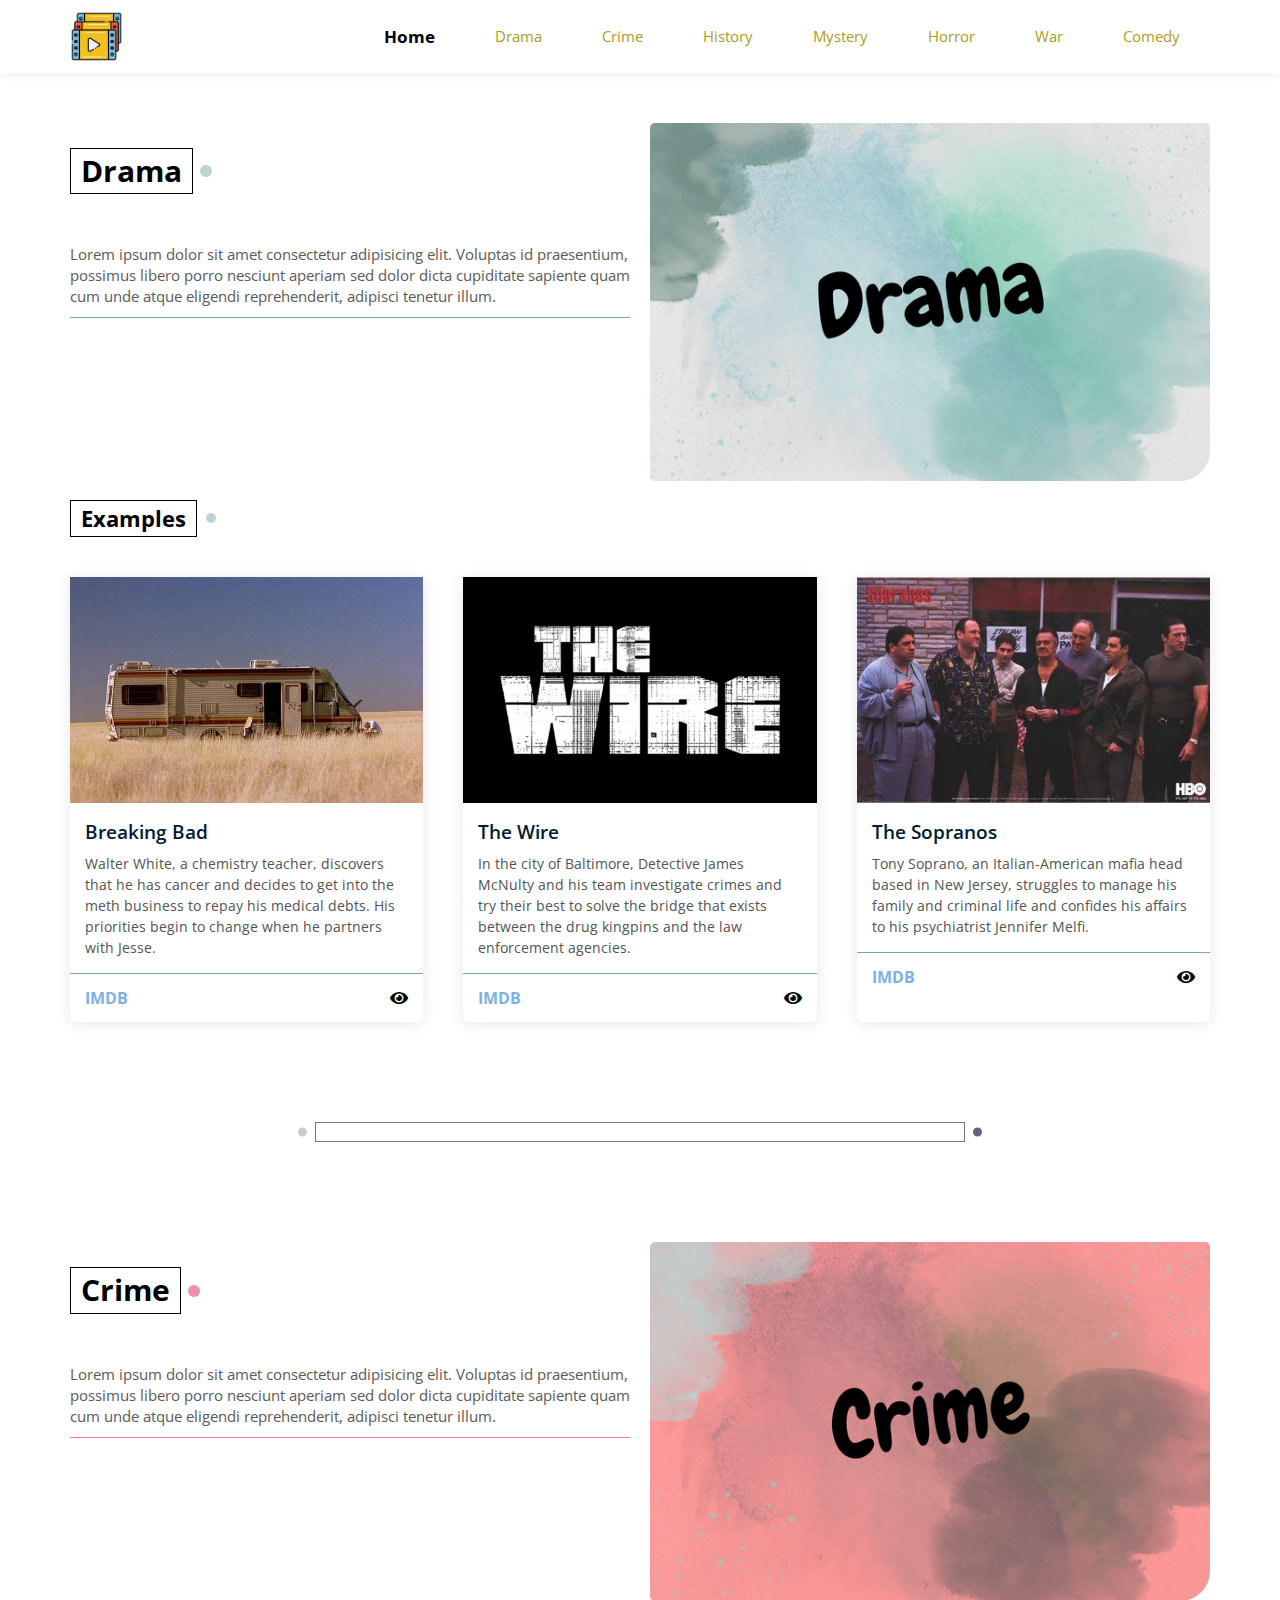
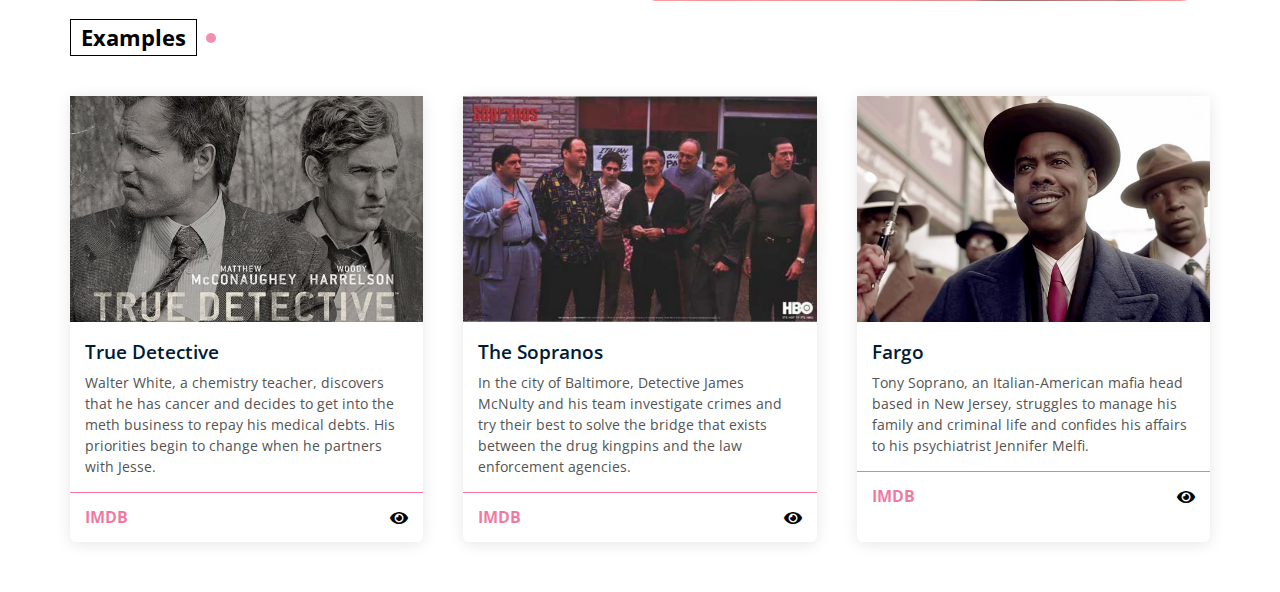
<file: types.html>
<!DOCTYPE html>
<html lang="en">
  <head>
    <meta charset="UTF-8" />
    <meta http-equiv="X-UA-Compatible" content="IE=edge" />
    <meta name="viewport" content="width=device-width, initial-scale=1.0" />
    <title>Types</title>
    <!-- icon -->
    <link rel="icon" href="images/icon_notion.png" />
    <!-- Normalize File (from google) -->
    <link rel="stylesheet" href="css/normalize.css" />
    <!-- types css's file -->
    <link rel="stylesheet" href="css/types.css" />
    <!-- Font Awesome -->
    <link rel="stylesheet" href="css/all.min.css" />
    <!-- Google Font (Open Sans) -->
    <link rel="preconnect" href="https://fonts.googleapis.com" />
    <link rel="preconnect" href="https://fonts.gstatic.com" crossorigin />
    <link
      href="https://fonts.googleapis.com/css2?family=Open+Sans:wght@300;400;500;600;700;800&display=swap"
      rel="stylesheet"
    />
  </head>
  <body>
    <!-- Header Section -->
    <div class="header" id="header">
      <div class="container">
        <img src="images/icon_notion.png" alt="logo" class="logo" />
        <ul class="main-nav">
          <li><a href="index.html" target="_self">Home</a></li>
          <li><a href="#drama">Drama</a></li>
          <li><a href="#crime">Crime</a></li>
          <li><a href="#history">History</a></li>
          <li><a href="#mystery">Mystery</a></li>
          <li><a href="#horror">Horror</a></li>
          <li><a href="#war">War</a></li>
          <li><a href="#comedy">Comedy</a></li>
        </ul>
      </div>
    </div>
    <!-- ############### Type 1 ################# -->
    <!-- Types Section -->
    <div class="types type1">
      <div class="container">
        <!-- type 1 -->
        <div class="type">
          <div class="first">
            <div class="title-text">
              <h2>Drama</h2>
              <p>
                Lorem ipsum dolor sit amet consectetur adipisicing elit.
                Voluptas id praesentium, possimus libero porro nesciunt aperiam
                sed dolor dicta cupiditate sapiente quam cum unde atque eligendi
                reprehenderit, adipisci tenetur illum.
              </p>
            </div>
            <img src="images/Drama.png" alt="Drama" />
          </div>
          <div class="second">
            <h2>Examples</h2>
            <!-- shows -->
            <div class="shows">
              <!-- show 1 -->
              <div class="show">
                <img src="images/Breaking Bad.png" alt="" />
                <!-- content (h3 + p)) -->
                <div class="content">
                  <h3>Breaking Bad</h3>
                  <p>
                    Walter White, a chemistry teacher, discovers that he has
                    cancer and decides to get into the meth business to repay
                    his medical debts. His priorities begin to change when he
                    partners with Jesse.
                  </p>
                </div>
                <!-- info (link + icon) -->
                <div class="info">
                  <a id="breaking-bad">IMDB</a>
                  <i class="fas fa-eye i-drama" id="drama-one"></i>
                </div>
              </div>
              <!-- show 2 -->
              <div class="show">
                <img src="images/The Wire.png" alt="" />
                <!-- content (h3 + p)) -->
                <div class="content">
                  <h3>The Wire</h3>
                  <p>
                    In the city of Baltimore, Detective James McNulty and his
                    team investigate crimes and try their best to solve the
                    bridge that exists between the drug kingpins and the law
                    enforcement agencies.
                  </p>
                </div>
                <!-- info (link + icon) -->
                <div class="info">
                  <a id="the-wire">IMDB</a>
                  <i class="fas fa-eye i-drama" id="drama-two"></i>
                </div>
              </div>
              <!-- show 3 -->
              <div class="show">
                <img src="images/The Sopranos.png" alt="" />
                <!-- content (h3 + p)) -->
                <div class="content">
                  <h3>The Sopranos</h3>
                  <p>
                    Tony Soprano, an Italian-American mafia head based in New
                    Jersey, struggles to manage his family and criminal life and
                    confides his affairs to his psychiatrist Jennifer Melfi.
                  </p>
                </div>
                <!-- info (link + icon) -->
                <div class="info">
                  <a id="the-sopranos">IMDB</a>
                  <i class="fas fa-eye i-drama" id="drama-three"></i>
                </div>
              </div>
            </div>
          </div>
        </div>
      </div>
    </div>
    <!-- LINE -->
    <div class="between"></div>
    <!-- ############### Type 2 ################# -->
    <!-- Types Section -->
    <div class="types type2" id="crime">
      <div class="container">
        <!-- type 1 -->
        <div class="type">
          <div class="first">
            <div class="title-text">
              <h2>Crime</h2>
              <p>
                Lorem ipsum dolor sit amet consectetur adipisicing elit.
                Voluptas id praesentium, possimus libero porro nesciunt aperiam
                sed dolor dicta cupiditate sapiente quam cum unde atque eligendi
                reprehenderit, adipisci tenetur illum.
              </p>
            </div>
            <img src="images/Crime.png" alt="Crime" />
          </div>
          <div class="second">
            <h2>Examples</h2>
            <!-- shows -->
            <div class="shows">
              <!-- show 1 -->
              <div class="show">
                <img src="images/true detective.png" alt="" />
                <!-- content (h3 + p)) -->
                <div class="content">
                  <h3>True Detective</h3>
                  <p>
                    Walter White, a chemistry teacher, discovers that he has
                    cancer and decides to get into the meth business to repay
                    his medical debts. His priorities begin to change when he
                    partners with Jesse.
                  </p>
                </div>
                <!-- info (link + icon) -->
                <div class="info">
                  <a id="true-detective">IMDB</a>
                  <i class="fas fa-eye i-crime" id="crime-one"></i>
                </div>
              </div>
              <!-- show 2 -->
              <div class="show">
                <img src="images/The Sopranos.png" alt="" />
                <!-- content (h3 + p)) -->
                <div class="content">
                  <h3>The Sopranos</h3>
                  <p>
                    In the city of Baltimore, Detective James McNulty and his
                    team investigate crimes and try their best to solve the
                    bridge that exists between the drug kingpins and the law
                    enforcement agencies.
                  </p>
                </div>
                <!-- info (link + icon) -->
                <div class="info">
                  <a id="the-sopranos2">IMDB</a>
                  <i class="fas fa-eye i-crime" id="crime-two"></i>
                </div>
              </div>
              <!-- show 3 -->
              <div class="show">
                <img src="images/fargo.png" alt="" />
                <!-- content (h3 + p)) -->
                <div class="content">
                  <h3>Fargo</h3>
                  <p>
                    Tony Soprano, an Italian-American mafia head based in New
                    Jersey, struggles to manage his family and criminal life and
                    confides his affairs to his psychiatrist Jennifer Melfi.
                  </p>
                </div>
                <!-- info (link + icon) -->
                <div class="info">
                  <a id="fargo">IMDB</a>
                  <i class="fas fa-eye i-crime" id="crime-three"></i>
                </div>
              </div>
            </div>
          </div>
        </div>
      </div>
    </div>
    <!-- scrolling button -->
    <button id="scrollBttn">
      <i class="fas fa-arrow-up"></i>
    </button>
    <!-- js file -->
    <script src="js/types.js"></script>
  </body>
</html>
</file>
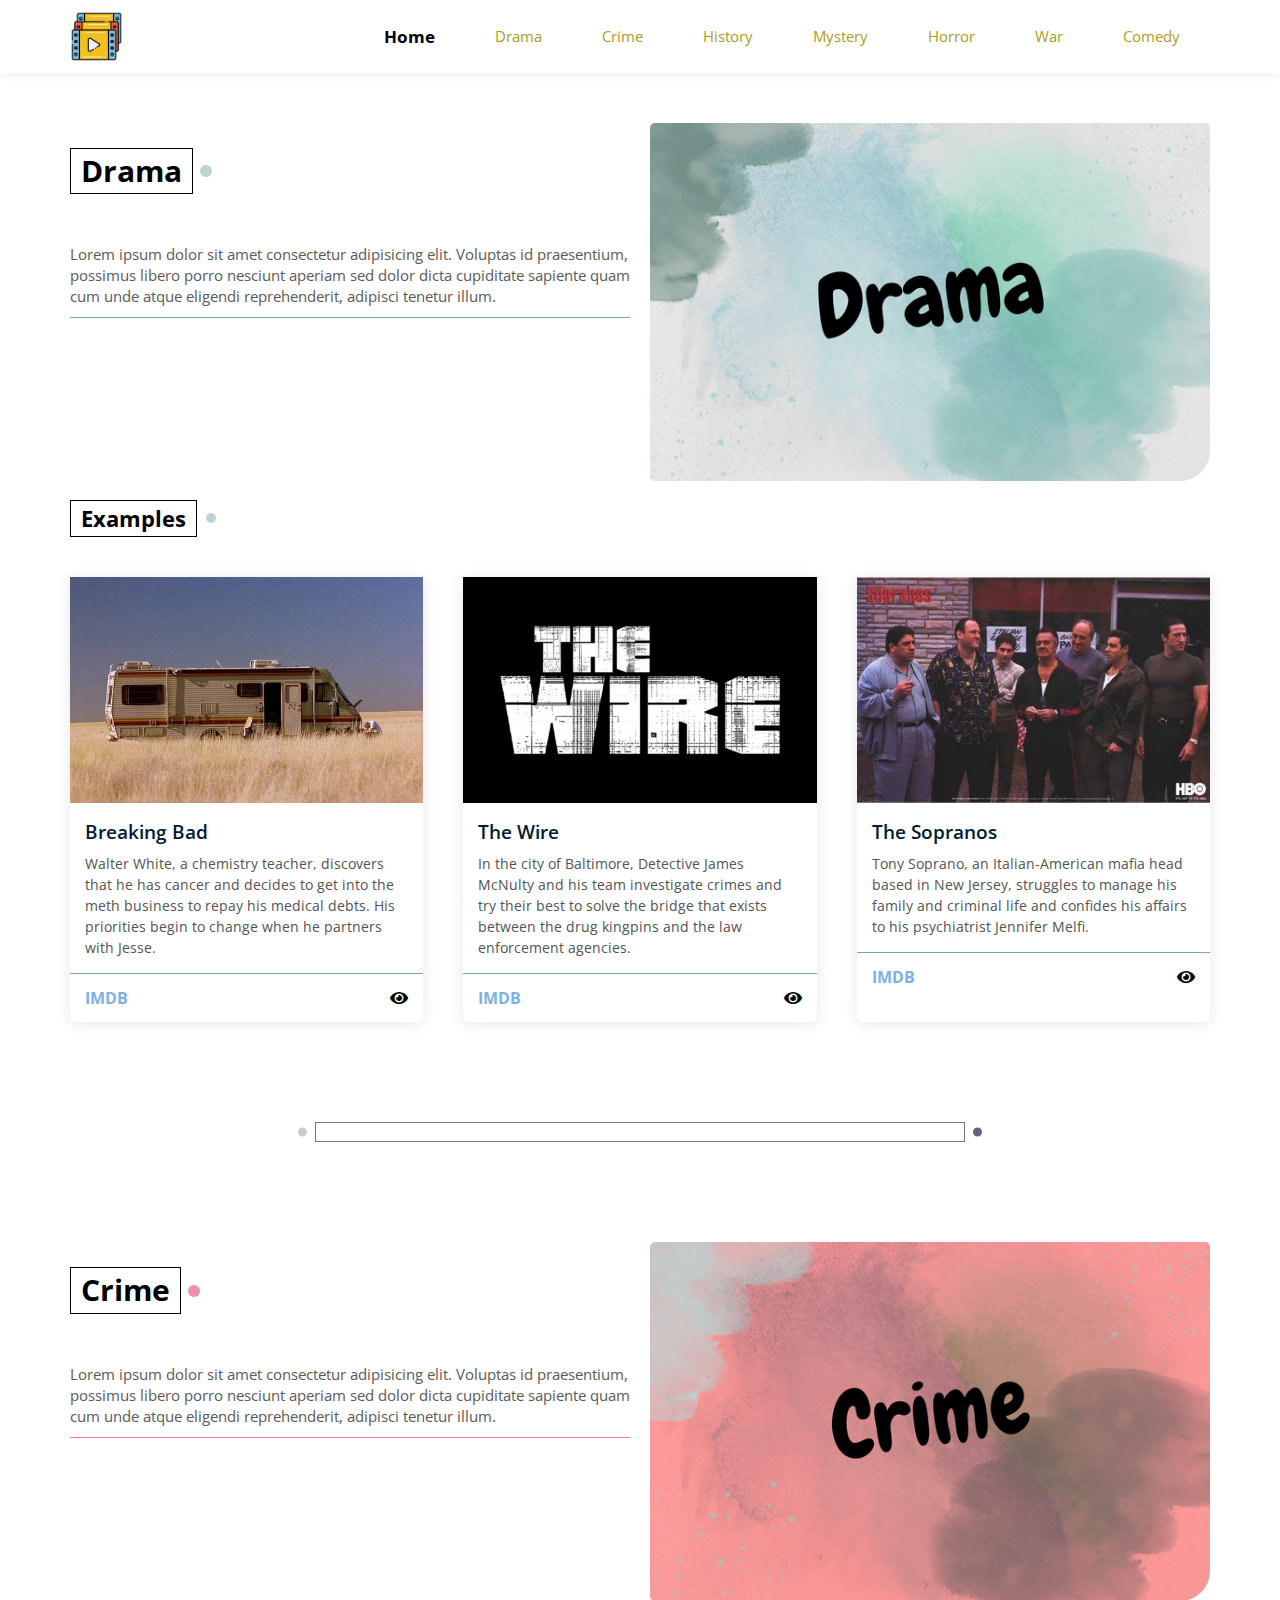
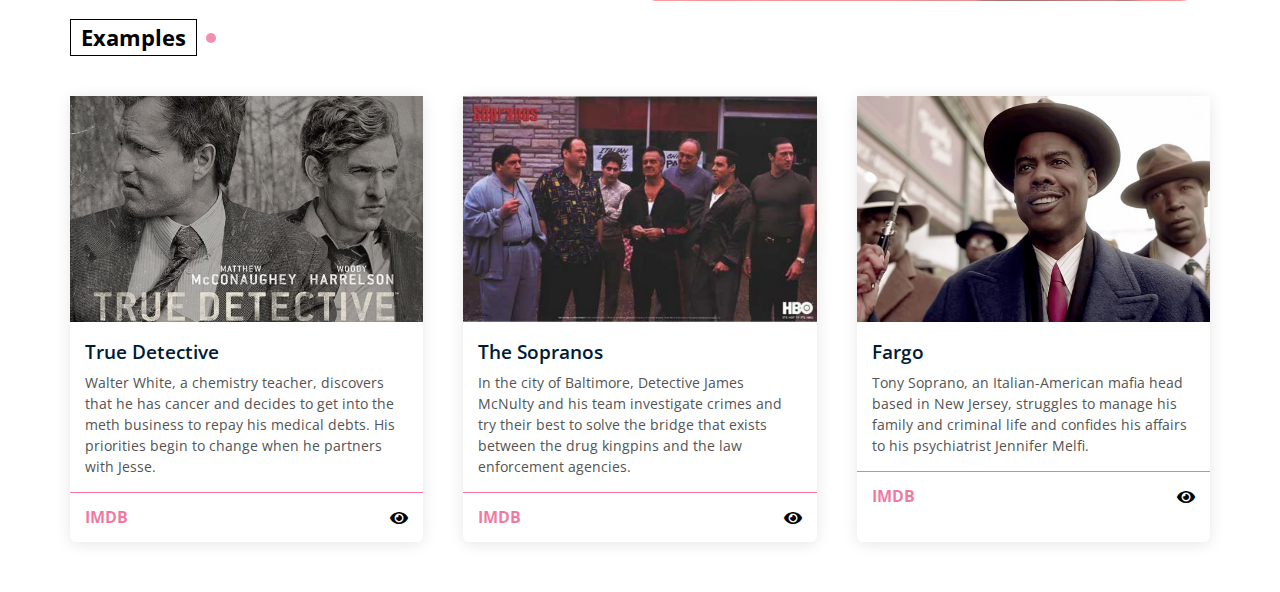
<file: html/types.html>
<!DOCTYPE html>
<html lang="en">
  <head>
    <meta charset="UTF-8" />
    <meta http-equiv="X-UA-Compatible" content="IE=edge" />
    <meta name="viewport" content="width=device-width, initial-scale=1.0" />
    <title>Types</title>
    <!-- icon -->
    <link rel="icon" href="../images/icon_notion.png" />
    <!-- Normalize File (from google) -->
    <link rel="stylesheet" href="../css/normalize.css" />
    <!-- types css's file -->
    <link rel="stylesheet" href="../css/types.css" />
    <!-- Font Awesome -->
    <link rel="stylesheet" href="../css/all.min.css" />
    <!-- Google Font (Open Sans) -->
    <link rel="preconnect" href="https://fonts.googleapis.com" />
    <link rel="preconnect" href="https://fonts.gstatic.com" crossorigin />
    <link
      href="https://fonts.googleapis.com/css2?family=Open+Sans:wght@300;400;500;600;700;800&display=swap"
      rel="stylesheet"
    />
  </head>
  <body>
    <!-- Header Section -->
    <div class="header" id="header">
      <div class="container">
        <img src="../images/icon_notion.png" alt="logo" class="logo" />
        <ul class="main-nav">
          <li><a href="index.html" target="_self">Home</a></li>
          <li><a href="#drama">Drama</a></li>
          <li><a href="#crime">Crime</a></li>
          <li><a href="#history">History</a></li>
          <li><a href="#mystery">Mystery</a></li>
          <li><a href="#horror">Horror</a></li>
          <li><a href="#war">War</a></li>
          <li><a href="#comedy">Comedy</a></li>
        </ul>
      </div>
    </div>
    <!-- ############### Type 1 ################# -->
    <!-- Types Section -->
    <div class="types type1">
      <div class="container">
        <!-- type 1 -->
        <div class="type">
          <div class="first">
            <div class="title-text">
              <h2>Drama</h2>
              <p>
                Lorem ipsum dolor sit amet consectetur adipisicing elit.
                Voluptas id praesentium, possimus libero porro nesciunt aperiam
                sed dolor dicta cupiditate sapiente quam cum unde atque eligendi
                reprehenderit, adipisci tenetur illum.
              </p>
            </div>
            <img src="../images/Drama.png" alt="Drama" />
          </div>
          <div class="second">
            <h2>Examples</h2>
            <!-- shows -->
            <div class="shows">
              <!-- show 1 -->
              <div class="show">
                <img src="../images/Breaking Bad.png" alt="" />
                <!-- content (h3 + p)) -->
                <div class="content">
                  <h3>Breaking Bad</h3>
                  <p>
                    Walter White, a chemistry teacher, discovers that he has
                    cancer and decides to get into the meth business to repay
                    his medical debts. His priorities begin to change when he
                    partners with Jesse.
                  </p>
                </div>
                <!-- info (link + icon) -->
                <div class="info">
                  <a id="breaking-bad">IMDB</a>
                  <i class="fas fa-eye i-drama" id="drama-one"></i>
                </div>
              </div>
              <!-- show 2 -->
              <div class="show">
                <img src="../images/The Wire.png" alt="" />
                <!-- content (h3 + p)) -->
                <div class="content">
                  <h3>The Wire</h3>
                  <p>
                    In the city of Baltimore, Detective James McNulty and his
                    team investigate crimes and try their best to solve the
                    bridge that exists between the drug kingpins and the law
                    enforcement agencies.
                  </p>
                </div>
                <!-- info (link + icon) -->
                <div class="info">
                  <a id="the-wire">IMDB</a>
                  <i class="fas fa-eye i-drama" id="drama-two"></i>
                </div>
              </div>
              <!-- show 3 -->
              <div class="show">
                <img src="../images/The Sopranos.png" alt="" />
                <!-- content (h3 + p)) -->
                <div class="content">
                  <h3>The Sopranos</h3>
                  <p>
                    Tony Soprano, an Italian-American mafia head based in New
                    Jersey, struggles to manage his family and criminal life and
                    confides his affairs to his psychiatrist Jennifer Melfi.
                  </p>
                </div>
                <!-- info (link + icon) -->
                <div class="info">
                  <a id="the-sopranos">IMDB</a>
                  <i class="fas fa-eye i-drama" id="drama-three"></i>
                </div>
              </div>
            </div>
          </div>
        </div>
      </div>
    </div>
    <!-- LINE -->
    <div class="between"></div>
    <!-- ############### Type 2 ################# -->
    <!-- Types Section -->
    <div class="types type2" id="crime">
      <div class="container">
        <!-- type 1 -->
        <div class="type">
          <div class="first">
            <div class="title-text">
              <h2>Crime</h2>
              <p>
                Lorem ipsum dolor sit amet consectetur adipisicing elit.
                Voluptas id praesentium, possimus libero porro nesciunt aperiam
                sed dolor dicta cupiditate sapiente quam cum unde atque eligendi
                reprehenderit, adipisci tenetur illum.
              </p>
            </div>
            <img src="../images/Crime.png" alt="Crime" />
          </div>
          <div class="second">
            <h2>Examples</h2>
            <!-- shows -->
            <div class="shows">
              <!-- show 1 -->
              <div class="show">
                <img src="../images/true detective.png" alt="" />
                <!-- content (h3 + p)) -->
                <div class="content">
                  <h3>True Detective</h3>
                  <p>
                    Walter White, a chemistry teacher, discovers that he has
                    cancer and decides to get into the meth business to repay
                    his medical debts. His priorities begin to change when he
                    partners with Jesse.
                  </p>
                </div>
                <!-- info (link + icon) -->
                <div class="info">
                  <a id="true-detective">IMDB</a>
                  <i class="fas fa-eye i-crime" id="crime-one"></i>
                </div>
              </div>
              <!-- show 2 -->
              <div class="show">
                <img src="../images/The Sopranos.png" alt="" />
                <!-- content (h3 + p)) -->
                <div class="content">
                  <h3>The Sopranos</h3>
                  <p>
                    In the city of Baltimore, Detective James McNulty and his
                    team investigate crimes and try their best to solve the
                    bridge that exists between the drug kingpins and the law
                    enforcement agencies.
                  </p>
                </div>
                <!-- info (link + icon) -->
                <div class="info">
                  <a id="the-sopranos2">IMDB</a>
                  <i class="fas fa-eye i-crime" id="crime-two"></i>
                </div>
              </div>
              <!-- show 3 -->
              <div class="show">
                <img src="../images/fargo.png" alt="" />
                <!-- content (h3 + p)) -->
                <div class="content">
                  <h3>Fargo</h3>
                  <p>
                    Tony Soprano, an Italian-American mafia head based in New
                    Jersey, struggles to manage his family and criminal life and
                    confides his affairs to his psychiatrist Jennifer Melfi.
                  </p>
                </div>
                <!-- info (link + icon) -->
                <div class="info">
                  <a id="fargo">IMDB</a>
                  <i class="fas fa-eye i-crime" id="crime-three"></i>
                </div>
              </div>
            </div>
          </div>
        </div>
      </div>
    </div>
    <!-- scrolling button -->
    <button id="scrollBttn">
      <i class="fas fa-arrow-up"></i>
    </button>
    <!-- js file -->
    <script src="../js/types.js"></script>
  </body>
</html>
</file>
<file: css/style.css>
/* ----- Start Global Rules ----- */

* {
  -webkit-box-sizing: border-box;
  -moz-box-sizing: border-box;
  box-sizing: border-box;
}

:root {
  --navy-0: #ddeaf86e;
  --navy-1: #ddeaf8;
  --navy-2: #d5e5f6;
  --navy-3: #cadff4;
  --navy-4: #bdd7f1;
  --navy-5: #accdee;
  --navy-6: #97c1ea;
  --navy-7: #7db1e5;
  --navy-8: #3385d6;
  --navy-9: #0066cc;
  --navy-10: #0053a3;
  --navy-11: #004282;
  --navy-12: #003568;
  --navy-13: #002242;
  --navy-14: #001b35;
  /*  */
  --gold-1: #eee8aa;
  --gold-2: #ebe295;
  --gold-3: #ffdb58;
  --gold-4: #f4c430;
  --gold-5: #fcc200;
  --gold-6: #cca01d;
  /*  */
  --main-padding-top: 100px;
  --main-padding-bottom: 100px;
  /*  */
  --bg-section-color: #e0e9f3;
}

html {
  scroll-behavior: smooth;
}

body {
  font-family: "Open Sans", sans-serif;
  /* height: 20000px; */
}

ul {
  list-style: none;
  margin: 0;
  padding: 0;
}

a {
  text-decoration: none;
}

.container {
  padding-left: 15px;
  padding-right: 15px;
  margin-left: auto;
  margin-right: auto;
  /* margin left and right auto ==> bash container yshd elements f center */
}

/* Small */
/* Small Screen >= 768px */
@media (min-width: 768px) {
  .container {
    width: 750px;
  }
}

/* Medium */
/* Medium >= 992px */
@media (min-width: 992px) {
  .container {
    width: 970px;
  }
}

/* Large */
/* Large >= 1200px */
@media (min-width: 1200px) {
  .container {
    width: 1170px;
  }
}

/* ----- ----- ----- ----- ----- */

/* Start Main Title */

.main-title {
  position: relative;
  /*  */
  margin: 0px auto 80px;
  border: 1px solid #000;
  padding: 10px 20px;
  font-size: 30px;
  width: fit-content;
  /* bcs it was taking the full width (bcs its a block element) */
  z-index: 1;
  /* bash l3ibat li ghadi ydiru FILL, ykun element huwa li fuu9 mnuhum */
  transition: 0.3s linear;
}

.main-title:hover {
  /* color: var(--navy-14); */
  border: 1px solid #fff;
  transition-delay: 0.5s;
  /* yssayn 1 second bash yssali animation */
}

.main-title::before,
.main-title::after {
  content: "";
  position: absolute;
  width: 16px;
  height: 16px;
  border-radius: 50%;
  top: 50%;
  transform: translateY(-50%);
}

.main-title::before {
  width: 10px;
  height: 10px;
  background-color: var(--gold-3);
  left: -30px;
}

.main-title::after {
  background-color: var(--navy-7);
  right: -30px;
}

/* ANIMATION part */

/* mnin ndir hover 3la <H3> ghadi ybda BeforeElement.. */
.main-title:hover::before {
  z-index: -1;
  /* bash title huwa li yb9a kayban */
  animation: left-move 0.5s linear forwards;
}

.main-title:hover::after {
  z-index: -1;
  /* bash title huwa li yb9a kayban */
  animation: right-move 0.5s linear forwards;
}

/* Create the ANIMATION */

/* start animation */

@keyframes left-move {
  /* f NSS LWL dyl animation bghitu yrj3 left 0, o y7afd 3la width o height */
  50% {
    left: 0;
    width: 10px;
    height: 10px;
  }
  /* f 100%, ybda dakshi mn left 0 kima khlinah*/
  100% {
    left: 0;
    border-radius: 0;
    width: 20%;
    /* width 50% OF THE ELEMENT (H3 title) */
    height: 100%;
    /* height 100%; ghadi yakhd height kaml dly element */
  }
}

@keyframes right-move {
  50% {
    right: 0;
    width: 15px;
    height: 15px;
  }
  100% {
    right: 0;
    border-radius: 0;
    width: 80%;
    height: 100%;
  }
}

/* end animation */

/* End Main Title */

/* * Spikes */

.spikes {
  position: relative;
}

.spikes::after {
  content: "";
  z-index: 1;
  position: absolute;
  right: 0;
  width: 100%;
  height: 30px;
  background-image: linear-gradient(135deg, #fff 25%, transparent 25%),
    linear-gradient(225deg, #fff 25%, transparent 25%);
  background-size: 30px 30px;
}

/* *  */

/* ----- End Global Rules ----- */

/* ----- ----- ----- ----- ----- */

/* ----- Start Scroll Button  ----- */

#scrollBttn {
  background: linear-gradient(to right, #e1dceb 50%, #fff 50%) no-repeat scroll
    right bottom/210% 100% var(--navy-10);
  /* background-color: var(--freeze-purple); */
  padding: 10px 8px;
  position: fixed;
  bottom: 10px;
  right: -40px; /* ! -40px */
  /* border: 1px solid var(--dark); */
  border: none;
  border-top: 4px solid var(--navy-5);
  border-bottom: 4px solid var(--gold-5);
  border-radius: 10px;
  cursor: pointer;
  transition: 0.2s linear;
  z-index: 99;
}

#scrollBttn i {
  color: var(--navy-14);
  /* color: var(--navy-10); */
}

#scrollBttn:hover {
  background-position: left bottom;
  border-bottom: 4px solid var(--gold-3);
  border-top: 4px solid var(--navy-11);
}

/* create a class to add it to the scrolling button */
#scrollBttn.show {
  right: 20px;
}

/* ----- End Scroll Button  ----- */

/* ----- ----- ----- ----- ----- */

/* ----- Start Header  ----- */

.header {
  background-color: #fff;
  position: relative; /* mega menu mumkin ykun 3ndha position absolute, so mumkin tkhrj ila madrnash relative hnaya */
  -webkit-box-shadow: 0 0 10px var(--navy-1);
  -moz-box-shadow: 0 0 10px var(--navy-1);
  box-shadow: 0 0 10px var(--navy-1);
}

.header .container {
  display: flex;
  justify-content: space-between;
  align-items: center;
  flex-wrap: wrap;
  /* ila makansh space ynzlu t7t b3dyathum */
  position: relative;
}

.header .container .logo {
  padding: 10px 0;
  height: 73px;
  /* drna height f logo 9d height dyl Header, bash ila traa shi changing f links, ghadi yb9a logo  */
  display: flex;
  justify-content: center;
  align-items: center;
  transition: 0.3s linear;
  cursor: pointer;
}

/* ----- Media logo ----- */
@media (max-width: 767px) {
  .header .container .logo {
    padding: 10px 0;
    margin: auto;
  }
}

.header .container .logo:hover {
  transform: scale(1.1);
}

.header .container .main-nav {
  display: flex;
}

/* ----- Media main-nav ----- */
@media (max-width: 767px) {
  .header .container .main-nav {
    margin: auto;
  }
}

/* direct child [a] of the direct child [li], to skip the mega menu problem */
.header .container .main-nav > li > a {
  display: flex;
  justify-content: center;
  align-items: center;
  height: 73px;
  position: relative;
  /* bash n9ad before (that needs absolute as a position) */
  color: #000;
  padding: 0 30px;
  transition: 0.3s linear;
  /*  */
  overflow: hidden;
}

/* ----- Media a ----- */
@media (max-width: 767px) {
  .header .container .main-nav > li > a {
    font-size: 14px;
    padding: 10px;
    height: 40px;
  }
}

.header .container .main-nav > li > a::before {
  content: "";
  position: absolute;
  width: 100%;
  height: 4px;
  background-color: var(--navy-5);
  top: 0;
  /* bash tmshi before l Fuu9 */
  left: -100%;
  /* bash ytl33 brra, o mniin n9ssu mn -100% ghadi tb9a tbaan */
  transition: 0.3s linear;
}

.header .container .main-nav > li > a:hover {
  color: var(--navy-11);
  background-color: #fafafa;
}

.header .container .main-nav > li > a:hover::before {
  left: 0;
}

/* ----- End Header  ----- */

/* ----- ----- ----- ----- ----- */

/* Start Landing */

.landing {
  position: relative;
}

.landing::before {
  content: "";
  position: absolute;
  left: 0;
  top: -20px;
  /* b9at wa7d space blbyd lfu99 */
  width: 100%;
  height: 100%;
  background-color: var(--bg-section-color);
  z-index: -1;
  /* bash element yoverrr 3la bgC */
  transform: skewY(-5deg);
  transform-origin: top left;
}

/* ----- Media .landing::before ----- */
@media (max-width: 991px) {
  .landing::before {
    top: -40px;
  }
}

.landing .container {
  min-height: calc(100vh - 73px);
  /* 100vh - Header's Height */
  display: flex;
  align-items: center;
  padding-bottom: 100px;
  /* bash tl3 image o text shwiya */
}

/* ----- Media .landing .container ----- */
@media (max-width: 991px) {
  .landing .container {
    flex-direction: column;
    /* to make the image and the text in a column direction */
    padding-bottom: 130px;
  }
}

.landing .container .text {
  flex: 1;
  /* bash yakhd space 9du 9d image */
}

/* ----- Media .container .text ----- */
@media (max-width: 991px) {
  .landing .container .text {
    text-align: center;
  }
}

.landing .container .text h1 {
  font-size: 40px;
  font-weight: 700;
  letter-spacing: -1px;
  margin-bottom: 15px;
  /*  */
  background: url(../images/last.webp);
  background-size: cover;
  background-clip: text;
  -webkit-background-clip: text;
  color: transparent;
}

.landing .container .text p {
  font-size: 20px;
  line-height: 1.5;
  margin: 5px 0 0;
  max-width: 500px;
  color: rgb(68, 66, 66);
}

/* ----- Media text H1, P ----- */
@media (max-width: 991px) {
  .landing .container .text h1 {
    font-size: 25px;
    padding-top: 30px;
  }

  .landing .container .text p {
    font-size: 15px;
    line-height: 1.4;
    padding-bottom: 10px;
  }
}

.landing .container .image img {
  width: 550px;
  max-width: 100%;
  /* if u want to remove the img while the phone view (media) u can remove this max-width */
  /* ANIMATION */
  position: relative;
  animation: up-and-down 4s linear infinite;
}

/* Start Animation */
@keyframes up-and-down {
  0%,
  100% {
    top: 0;
  }
  50% {
    top: -40px;
  }
}
/* End Animation */

/* Media Image Animation (to pause the animation) */
@media (max-width: 991px) {
  .landing .container .image img {
    animation-play-state: paused;
  }
}

.landing .go-down {
  color: var(--navy-8);
  position: absolute;
  bottom: 30px;
  /* ghi bash ybaaan */
  left: 50%;
  transform: translateX(-50%);
  transition: 0.3s linear;
}

.landing .go-down i {
  font-size: 30px;
  transition: 0.1s;
  /* ANIMATION */
  animation: bouncing 1.5s linear infinite;
}

/* Start Animation */
@keyframes bouncing {
  0%,
  10%,
  20%,
  50%,
  80%,
  100% {
    transform: translateY(0);
  }
  40%,
  60% {
    transform: translateY(-15px);
  }
}
/* End Animation */

/* ----- Media go down i ----- */
@media (max-width: 991px) {
  .landing .go-down {
    padding-bottom: 40px;
  }
}

.landing .go-down i:hover {
  color: var(--navy-11);
}

/* End Landing */

/* ----- ----- ----- ----- ----- */

/* Start Mega Menu */

.header .mega-menu {
  position: absolute;
  /* bash madkhlsh m3a dakshi lakhr, tkun HORS workflow */
  width: 100%;
  left: 0;
  padding: 25px;
  background-color: #fff;
  z-index: -1; /* bash maybnsh mega-menu tal hover */
  opacity: 0;
  border-bottom: 3px solid var(--gold-5);
  display: flex;
  gap: 40px;
  top: calc(100% + 30px);
  /* tnzl mn top bwa7d 50px */
  /* o bash mnin ndiir hover, mybnsh mega-menu in a normal way */
  /* ghadi yban o ytl3 bdiik 50px, htsh f hover ghadi ywli top 100% */
  transition: top 0.3s linear, opacity 0.3s linear;
  /* drrt transition ghi 3la top o opacity */
}

/* HOVER */
/* li liKayna wsst main-nav mnin diir 3liha hover, l mega-menu ghadi ... */
.header .main-nav > li:hover .mega-menu {
  opacity: 1;
  z-index: 100;
  top: calc(100% + 2px);
}

/*  */
@media (max-width: 767px) {
  .header .mega-menu {
    flex-direction: column;
    gap: 0;
    padding: 10px;
  }
}

.header .mega-menu .image img {
  max-width: 100%;
}

/*  */
@media (max-width: 991px) {
  .header .mega-menu .image {
    display: none;
  }
}

.header .mega-menu .links {
  min-width: 240px;
  /* bash matnzlsh links 3la b3dyatha */
  flex: 1;
  /* bash mnin tmshi image, tfr9 space binaaat dakshi */
}

.header .mega-menu .links li {
  position: relative;
  /* htsh ghadi ndiir FILL b before o after */
}

.header .mega-menu .links li::before {
  content: "";
  position: absolute;
  left: 0;
  top: 0;
  width: 0;
  height: 100%;
  background-color: var(--navy-0);
  z-index: -1;
  /* bash yrj3 Lluur ka background */
  transition: 0.3s linear;
}

/* all the li mnGhiir last li  */
.header .mega-menu .links li:not(:last-child) {
  border-bottom: 1px dotted var(--navy-8);
}

@media (max-width: 767px) {
  .header .mega-menu .links:first-of-type li:last-child {
    border-bottom: 1px dotted var(--navy-8);
  }
}

.header .mega-menu .links li:hover::before {
  width: 100%;
}

.header .mega-menu .links li a {
  color: var(--navy-11);
  padding: 15px;
  display: block;
  /* bash ykhdm padding */
  font-size: 16px;
  font-weight: 600;
}

.header .mega-menu .links li a i {
  margin-right: 10px;
  color: var(--navy-10);
}

.header .mega-menu .links li a i:hover {
  color: var(--navy-9);
}

/* End Mega Menu */

/* ----- ----- ----- ----- ----- */

/* Start Types */

.types {
  padding-top: var(--main-padding-top);
  padding-bottom: var(--main-padding-bottom);
  position: relative;
}

.types .container {
  display: grid;
  grid-template-columns: repeat(auto-fill, minmax(250px, 1fr));
  gap: 40px;
}

.types .container .box {
  box-shadow: 0 2px 15px rgb(0 0 0 / 10%);
  border-radius: 6px;
  overflow: hidden;
  /* also the img (border radius) */
  transition: transform 0.3s linear, box-shadow 0.3s linear;
  /* transition JUST on transform and boxshadow  */
}

.types .container .box:hover {
  transform: translateY(-10px);
  box-shadow: 0 2px 15px rgb(0 0 0 / 20%);
}

.types .container .box img {
  width: 100%;
  /* if the images are not the same (size) */
  max-width: 100%;
}

.types .container .box .content {
  padding: 20px;
}

.types .container .box .content h3 {
  margin: 0;
  color: var(--navy-14);
  font-weight: 600;
}

.types .container .box .content p {
  margin: 10px 0 0;
  line-height: 1.5;
  color: rgb(83, 83, 83);
  font-size: 14px;
}

.types .container .box .info {
  padding: 20px;
  border-top: 1px solid var(--gold-2);
  display: flex;
  justify-content: space-between;
  align-items: center;
}

.types .container .box .info a {
  color: var(--navy-7);
  font-weight: bold;
  transition: 0.1s linear;
}

.types .container .box .info a:hover {
  color: var(--navy-8);
}

.types .container .box .info i {
  color: var(--gold-6);
  transition: 0.1s linear;
  cursor: pointer;
}

.types .container .box .info i:hover {
  color: var(--gold-5);
}

.types .container .box:hover .info i {
  animation: move-arrow 0.6s linear infinite;
}

/* Animation */
@keyframes move-arrow {
  100% {
    transform: translateX(10px);
  }
}

/* End Types */

/* ----- ----- ----- ----- ----- */

/* Start SomeOf */

.some-of {
  padding-top: var(--main-padding-top);
  padding-bottom: var(--main-padding-bottom);
  position: relative;
  background-color: var(--bg-section-color);
}

.some-of .container {
  display: grid;
  grid-template-columns: repeat(auto-fit, minmax(300px, 1fr));
  gap: 40px;
}

.some-of .box {
  padding: 8px;
  background-color: #fff;
  box-shadow: 0 12px 20px 0px rgb(0 0 0 / 13%), 0 2px 4px 0px rgb(0 0 0 / 12%);
}

.some-of .container .box .image {
  position: relative;
  /* bcs w'll use the before */
  overflow: hidden;
}

.some-of .container .box .image::before {
  content: "";
  position: absolute;
  /* to center the before element */
  top: 50%;
  left: 50%;
  transform: translate(-50%, -50%);
  /*  */
  background-color: rgba(255, 255, 255, 0.2);
  width: 0;
  height: 0;
  opacity: 0;
  z-index: 2;
  /* bash before effect yji fu9 o ybaan mnin ndir hover dyl scale & rotate (LOOK DOWN) */
}

.some-of .container .box .image:hover::before {
  animation: flashing 0.7s;
}

/* Animation - flashing */
@keyframes flashing {
  0%,
  40% {
    opacity: 1;
  }
  100% {
    opacity: 0;
    width: 200%;
    height: 200%;
    /* 200% bash ytl3 outside of the element */
    /* we did the overflow (hidden) */
    /* not 200% exactly (>100%) */
  }
}

.some-of .box img {
  max-width: 100%;
  transition: 0.3s;
}

.some-of .box .image:hover img {
  transform: rotate(5deg) scale(1.1);
}

/* End SomeOf */

/* ----- ----- ----- ----- ----- */

/* Start BeMember */

.be-member {
  padding-top: var(--main-padding-top);
  padding-bottom: var(--main-padding-bottom);
  position: relative;
}

.be-member .container {
  display: grid;
  grid-template-columns: repeat(auto-fit, minmax(300px, 1fr));
  gap: 40px;
}

.be-member .container .box {
  text-align: center;
  border: 1px solid #ccc;
}

.be-member .container .box .img-holder {
  position: relative;
  /* before&after is coming */
  overflow: hidden;
}

.be-member .container .box .img-holder::before {
  content: "";
  position: absolute;
  left: 0;
  top: -3px;
  width: 100%;
  height: 100%;
  /* background-color: blue; */
}

.be-member .container .box .img-holder::after {
  content: "";
  position: absolute;
  bottom: 0px;
  right: -10px;
  border-style: solid;
  border-width: 0px 0px 160px 400px;
  border-color: transparent transparent white transparent;
  transition: 0.3s linear;
}

@media (min-width: 992px) {
  .be-member .container .box .img-holder::after {
    border-width: 0px 0px 160px 600px;
  }
}

.be-member .container .box .img-holder img {
  max-width: 100%;
}

.be-member .container .box:hover .img-holder::after {
  border-width: 160px 400px 160px 0px;
}

@media (min-width: 992px) {
  .be-member .container .box:hover .img-holder::after {
    border-width: 160px 600px 160px 0px;
  }
}

.be-member .container .box h2 {
  position: relative;
  font-size: 27px;
  margin: auto;
  width: fit-content;
  /* bash line li ghadi ndiruh b after yji 9d title nishan */
}

.be-member .container .box h2::after {
  content: "";
  position: absolute;
  bottom: -10px;
  left: 10px;
  width: calc(100% - 20px);
  /* 20px => 10px li df3t mn left o tzadt f right dik 10px so we have 20px */
  height: 3px;
}

.be-member .container .box p {
  line-height: 1.5;
  font-size: 16px;
  margin: 30px 0;
  padding: 25px;
  color: #777;
  /*  */
}

.be-member .container .box a {
  display: block;
  border: 1px solid transparent;
  width: fit-content;
  margin: 0 auto 20px;
  /* font-weight: bold; */
  font-size: 18px;
  padding: 10px 20px;
  border-radius: 5px;
  transition: 0.3s linear;
}

/* coloring boxes by using the special classes that we gave */
/* -------- -------- -------- -------*/

/* quality */
.be-member .container .quality .img-holder::before {
  background-color: rgba(244, 64, 55, 0.6);
}

.be-member .container .quality h2::after {
  background-color: rgb(244, 64, 55);
}

.be-member .container .quality a {
  color: rgb(244, 64, 55);
  border-color: rgb(244, 64, 55);
  background: linear-gradient(to right, rgb(244, 64, 55) 50%, #fff 50%);
  background-size: 200% 100%;
  background-position: right bottom;
}

/* time */
.be-member .container .time .img-holder::before {
  background-color: rgb(84, 180, 172, 0.7);
}

.be-member .container .time h2::after {
  background-color: rgb(84, 180, 172);
}

.be-member .container .time a {
  color: rgb(84, 180, 172);
  border-color: rgb(84, 180, 172);
  background: linear-gradient(to right, rgb(84, 180, 172) 50%, #fff 50%);
  background-size: 200% 100%;
  background-position: right bottom;
}

/* passion */
.be-member .container .passion .img-holder::before {
  background-color: rgba(168, 120, 207, 0.7);
}

.be-member .container .passion h2::after {
  background-color: rgba(168, 120, 207);
}

.be-member .container .passion a {
  color: rgba(168, 120, 207);
  border-color: rgba(168, 120, 207);
  background: linear-gradient(to right, rgba(168, 120, 207) 50%, #fff 50%);
  background-size: 200% 100%;
  background-position: right bottom;
}

/*  */
.be-member .container .box:hover a {
  background-position: left bottom;
  color: #fff;
}

/* End BeMember */

/* ----- ----- ----- ----- ----- */

/* Start Team Members */

.team {
  padding-top: var(--main-padding-top);
  padding-bottom: var(--main-padding-bottom);
  position: relative;
  background-color: var(--bg-section-color);
}

.team .container {
  display: grid;
  grid-template-columns: repeat(auto-fit, minmax(300px, 1fr));
  gap: 40px;
}

.team .box {
  background-color: #fff;
  padding: 20px;
  box-shadow: 0 2px 4px rgb(0 0 0 / 10%);
  border-radius: 6px;
  position: relative;
  /* relative to style the img with the absolute pos */
}

.team .box img {
  position: absolute;
  right: -10px;
  top: -38px;
  width: 100px;
  height: 100px;
  /* if u have the image with equal sizes (width&height) u can skip the height, width is enough (one of the two is enough)*/
  border-radius: 50%;
  border: 10px solid var(--bg-section-color);
}

.team .box img {
  transition: 0.27s linear;
  /* cursor: pointer; */
}

.team .box img:hover {
  width: 120px;
  height: 120px;
}

.team .box h3 {
  margin: 0 0 10px;
  color: var(--navy-12);
}

.team .box .title {
  color: rgb(80, 80, 80);
  display: block;
  /* block --> to apply the margin (.title is span) */
  margin-bottom: 10px;
}

.team .box .rate .filled {
  color: var(--gold-4);
}

.team .box p {
  line-height: 1.4;
  color: #777;
  font-size: 15px;
  margin-top: 10px;
  margin-bottom: 0;
}

/* End Team Members */

/* ----- ----- ----- ----- ----- */

/* Start Websites */

.websites {
  padding-top: var(--main-padding-top);
  padding-bottom: var(--main-padding-bottom);
  position: relative;
}

.websites .container {
  display: grid;
  grid-template-columns: repeat(auto-fit, minmax(300px, 1fr));
  gap: 40px;
}

.websites .container .box {
  position: relative;
  /* we will do the bgC with the before&after  */
  cursor: pointer;
}

.websites .container .box::before,
.websites .container .box::after {
  content: "";
  position: absolute;
  background-color: rgba(224, 233, 243);
  right: 0;
  /* right not left hitash baghi bgC ytn9ss mn LEFT */
  top: 0;
  height: 100%;
  border-radius: 10px;
  transition: 0.2s linear;
  border-bottom: 2px solid rgba(244, 195, 48, 0.5);
}

.websites .container .box::before {
  width: calc(100% - 60px);
  /* 60px bash tn9ss dik part */
  z-index: -2; /* bash ykun mura pic */
  /* -2 hitash f after ghadi ndiir -1 bash yji fu9u */
}

.websites .container .box::after {
  z-index: -1;
  /* -1 bash YBAAN 3la before */
  background-color: rgb(207, 224, 241);
  width: 0;
  /* bash 7ta l hover 3ad ywli width 100% - 60px */
}

/* hover */
.websites .container .box:hover::after {
  width: calc(100% - 60px);
  border-bottom: 2px solid var(--gold-5);
}

/*  */

.websites .container .box .data {
  display: flex;
  align-items: center;
  padding-top: 60px;
}

.websites .container .box .data img {
  filter: grayscale(80%);
  /* width: 100%; */
  transition: 0.3s linear;
  width: calc(100% - 60px);
  /* 60px ma3ndha ta raltion b 60px dyl before */
  /* ghi bash nkhli space l icons */
  border-radius: 10px;
}

.websites .container .box:hover .data img {
  filter: grayscale(0);
}

.websites .container .box .data .social {
  width: 60px; /* to verify the space li 3tiit */
  display: flex;
  flex-direction: column;
  align-items: center;
  gap: 15px;
}

.websites .container .box .data .social a {
  width: 60px;
  height: 30px;
  display: flex;
  justify-content: center;
  align-items: center;
}

.websites .container .box .data .social a i {
  color: rgba(0, 54, 104, 0.7);
  transition: 0.2s linear;
}

.websites .container .box:hover .data .social a i {
  color: rgba(0, 54, 104);
}

.websites .container .box .data .social a:hover i {
  color: var(--navy-9);
}

.websites .container .box .info {
  padding-left: 80px; /* 60px ghadi yji lass9 nishan */
}

.websites .container .box .info h3 {
  margin-bottom: 0;
  color: rgba(204, 160, 29, 0.8);
  font-size: 22px;
  transition: 0.2s linear;
}

.websites .container .box .info p {
  margin-top: 10px;
  margin-bottom: 25px;
  font-size: 15px;
}

.websites .container .box:hover h3 {
  color: rgba(204, 160, 29);
}

/* End Websites */

/* ----- ----- ----- ----- ----- */

/* Start  Services */

.services {
  padding-top: var(--main-padding-top);
  padding-bottom: var(--main-padding-bottom);
  position: relative;
  background-color: var(--bg-section-color);
}

.services .container {
  display: grid;
  grid-template-columns: repeat(auto-fit, minmax(300px, 1fr));
  gap: 40px;
}

.services .container .box {
  /* border: 1px solid red; */
  background-color: #fff;
  box-shadow: 0 12px 20px 0 rgb(0 0 0 / 13%), 0 2px 4px 0 rgb(0 0 0 / 12%);
  counter-increment: services;
  /* to use the counter(name) f before */
  transition: 0.25s linear;
  position: relative;
}

.services .container .box::before {
  content: "";
  position: absolute;
  left: 50%;
  transform: translateX(-50%);
  /* to center it */
  height: 2px;
  top: -2px;
  /* bash ytl3 lfu9 bdakshi d height nit */
  background-color: var(--navy-8);
  width: 0;
  /* when when u will hover on it width 0 >> width 100% */
  transition: 0.25s linear;
}

.services .container .box:hover {
  transform: translateY(-10px);
}

.services .container .box:hover::before {
  width: 100%;
}

/* direct child i */
.services .box > i {
  margin: 30px auto 20px;
  display: block;
  /* display block to respect the margin */
  text-align: center;
  color: #adadad;
  transition: 0.25s linear;
}

.services .container .box:hover i {
  color: #999999;
}

.services .box > h3 {
  text-align: center;
  margin: 20px 0 40px;
  font-size: 25px;
  color: var(--navy-8);
}

.services .box .info {
  padding: 15px;
  position: relative;
  background-color: #f5f5f5;
  text-align: right;
}

.services .box .info a {
  color: #696969;
  transition: 0.2s linear;
  font-weight: 600;
}

.services .box .info a:hover {
  color: #000;
}

.services .box .info::before {
  content: "0" counter(services);
  /* 01, 02, 03... */
  position: absolute;
  background-color: var(--navy-7);
  color: #fff;
  left: 0;
  top: 0;
  height: 100%;
  width: 60px;
  font-size: 28px;
  font-weight: bold;
  display: flex;
  justify-content: center;
  align-items: center;
  /* to center the number */
  padding-right: 15px;
  transition: 0.25s linear;
}

.services .box:hover .info::before {
  background-color: var(--navy-8);
}

.services .box .info::after {
  content: "";
  position: absolute;
  background-color: #adadad;
  top: 0;
  left: 60px; /* 80px */
  width: 20px; /* 50px */
  height: calc(100% + 0.4px);
  transform: skewX(-10deg);
  transition: 0.25s linear;
}

.services .box:hover .info::after {
  background-color: #999999;
}

/* End  Services */

/* ----- ----- ----- ----- ----- */

/* Start Languages */

.languages {
  padding-top: var(--main-padding-top);
  padding-bottom: var(--main-padding-bottom);
  position: relative;
}

.languages .container {
  display: flex;
  align-items: center;
}

/*  */
@media (max-width: 991px) {
  .languages .container img {
    display: none;
  }
}
/*  */

.languages .container .lngs {
  flex: 1;
}

.languages .container .lngs .lng h3 {
  display: flex;
  justify-content: space-between;
  align-items: center;
  font-size: 19px;
}

.languages .container .lngs .lng h3 span {
  font-size: 12px;
  border: 1px solid #ccc;
  padding: 3px 5px;
  border-radius: 4px;
  color: var(--gold-6);
}

.languages .container .lngs .lng .progress {
  height: 30px;
  background-color: #eee;
  position: relative;
  /* bcs wll let the span move with pos absolute */
}

.languages .container .lngs .lng .progress span {
  position: absolute;
  left: 0;
  top: 0;
  /* to start from top left */
  height: 100%;
  background: linear-gradient(to left, var(--gold-3), var(--navy-7));
  transition: width 0.35s linear;
}

.languages .container img {
  max-width: 100%;
}

/* End Languages */

/* ----- ----- ----- ----- ----- */

/* Start Work Steps */

.work-steps {
  padding-top: var(--main-padding-top);
  padding-bottom: var(--main-padding-bottom);
  position: relative;
  background-color: var(--bg-section-color);
}

.work-steps .container {
  display: flex;
  align-items: center;
  justify-content: space-between;
}

/* responsive */
@media (max-width: 991px) {
  .work-steps .container {
    flex-direction: column;
  }
}

.work-steps .container .main-image {
  max-width: 100%;
  margin-right: 100px;
  /* u can use Gap */
}

/* responsive */
@media (max-width: 991px) {
  .work-steps .container .main-image {
    max-width: 80%;
    margin-right: 0;
    margin-bottom: 50px;
  }
}

.work-steps .info .box {
  background-color: #f6f5f5;
  padding: 30px;
  margin-bottom: 20px;
  border-radius: 6px;
  /*  */
  display: flex;
  align-items: center;
  border: 2px solid white;
  position: relative;
  z-index: 1;
}

/* responsive */
@media (max-width: 991px) {
  .work-steps .info .box {
    flex-direction: column;
    text-align: center;
  }
}

.work-steps .info .box::before {
  content: "";
  left: 50%;
  top: 50%;
  position: absolute;
  width: 0;
  height: 0;
  transform: translate(-50%, -50%);
  background-color: #ededed;
  z-index: -1;
  /* -1 bash ykun muuura l3iba (ana baghih yji lfu9 tal hover) */
  transition: 0.2s linear;
}

.work-steps .info .box:hover::before {
  width: 100%;
  height: 100%;
}

.work-steps .info .box img {
  width: 64px;
  margin-right: 30px;
}

/* responsive */
@media (max-width: 991px) {
  .work-steps .info .box img {
    margin: 0 0 30px;
  }
}

.work-steps .info .box .text h3 {
  margin: 0;
  font-size: 21px;
  font-weight: 700;
  letter-spacing: 1.6px;
}

/* responsive */
@media (max-width: 991px) {
  .work-steps .info .box .text h3 {
    margin-bottom: 15px;
  }
}

.work-steps .info .box .text p {
  color: #777;
  line-height: 1.6;
  margin: 10px 0 0 0;
}

/* responsive */
@media (max-width: 991px) {
  .work-steps .info .box .text p {
    line-height: 1.5;
  }
}

/* End Work Steps */

/* ----- ----- ----- ----- ----- */

/* Start Events */

.events {
  padding-top: var(--main-padding-top);
  padding-bottom: var(--main-padding-bottom);
  position: relative;
}

.events .dots {
  background-image: url(../images/dots.png);
  position: absolute;
  width: 186px;
  height: 204px;
  /* 204 x 186 size of image */
  background-repeat: no-repeat;
}

.events .dots.dots-up {
  top: 170px;
  right: 0;
}

.events .dots.dots.dots-down {
  bottom: 170px;
  left: 0;
}

/* respnsv MOBILE*/
@media (max-width: 991px) {
  .events .dots {
    display: none;
  }
}

.events .container {
  display: flex;
  align-items: center;
  flex-wrap: wrap;
  /* wrap ==> bash nkhli subscribe section 100% bash ynzl bu7du && img o time 3la LIMN */
}

.events .container img {
  max-width: 450px;
}

/* respnsv */
@media (max-width: 991px) {
  .events .container img {
    display: none;
  }
}
/*  */

.events .container .info {
  flex: 1;
  /*  */
}

.events .info .time {
  display: flex;
  align-items: center;
  justify-content: center;
  margin: 20px auto;
  gap: 10px;
}

.events .info .time .unit {
  border-width: 1px;
  border-style: solid;
  border-color: #d4d4d4;
  text-align: center;
  border-radius: 6px;
  border-image: initial;
  width: 75px;
  transition: 0.2s linear;
}

.events .info .time .unit:hover {
  border-color: var(--navy-8);
}

.events .info .time span {
  display: block;
  transition: 0.2s linear;
  /* BLOCK ==> to apply the padding, border top.. */
}

.events .info .time .unit span:first-child {
  font-size: 35px;
  color: var(--navy-9);
  font-weight: 600;
  padding: 15px;
}

.events .info .time .unit span.hours,
.events .info .time .unit span.seconds {
  color: #e9de49;
}

.events .info .time .unit.color:hover {
  border-color: #e9de49;
}

.events .info .time .unit span:last-child {
  font-size: 13px;
  border-top: 1px solid #d4d4d4;
  padding: 8px 10px;
}

.events .info .time .unit:hover span:last-child {
  border-top: 1px solid var(--navy-8);
}

.events .info .time .unit.color:hover span:last-child {
  border-top: 1px solid #e9de49;
}

.events .info .title {
  text-align: center;
  margin: 40px 0 0;
  font-size: 30px;
  /* letter-spacing: 1.6px; */
  font-weight: 700;
  /* text-transform: uppercase; */
}

/* respnsv */
@media (max-width: 767px) {
  .events .info .title {
    font-size: 28px;
  }
}

.events .info .description {
  text-align: center;
  line-height: 1.4;
  font-size: 16px;
  color: #777;
}

.events .subscribe {
  width: 100%;
  /* bash yakhd space kamla o mayjiish 7da l3iiba */
  margin-top: 50px;
}

.events .subscribe form {
  width: 600px;
  margin: 20px auto;
  padding: 30px 40px;
  background-color: var(--bg-section-color);
  background-color: #f6f5f5;
  /* background: linear-gradient(to right, var(--gold-1) 60%, #a1bad6); */
  border-radius: 40px;
  display: flex;
  gap: 20px;
}

/* respnsv MOBILE*/
@media (max-width: 767px) {
  .events .subscribe form {
    max-width: 100%;
    padding: 20px;
    flex-direction: column;
    border-radius: 6px;
  }
}

.events .subscribe form input[type="email"] {
  padding: 20px;
  border-radius: 20px;
  border: none;
  flex: 1;
  /* bash yakhd space li ba9a */
  caret-color: var(--navy-8);
}

/* respnsv MOBILE */
@media (max-width: 767px) {
  .events .subscribe form input[type="email"] {
    border-radius: 6px;
    padding: 15px;
  }
}

.events .subscribe form input[type="email"]:focus {
  outline: none;
}

.events .subscribe form input[type="email"]::placeholder {
  transition: opacity 0.2s linear;
  letter-spacing: 1.5px;
}

/* mnin diir focus 3la inputEmail placeholder ==> opacity 0 */
.events .subscribe form input[type="email"]:focus::placeholder {
  opacity: 0;
}

.events .subscribe form input[type="submit"] {
  padding: 20px;
  border-radius: 20px;
  border: none;
  background-color: var(--navy-7);
  color: #fff;
  font-weight: bold;
  cursor: pointer;
  transition: 0.2s linear;
  letter-spacing: 1.5px;
}

/* respnsv MOBILE */
@media (max-width: 767px) {
  .events .subscribe form input[type="submit"] {
    border-radius: 6px;
    padding: 15px;
  }
}

.events .subscribe form input[type="submit"]:hover {
  background-color: var(--navy-8);
}

/* End Events */

/* ----- ----- ----- ----- ----- */

/* Start Pricing Plans */

.pricing-plans {
  padding-top: var(--main-padding-top);
  padding-bottom: var(--main-padding-bottom);
  position: relative;
  background-color: var(--bg-section-color);
}

.pricing-plans .container {
  display: grid;
  grid-template-columns: repeat(auto-fit, minmax(300px, 1fr));
  gap: 30px;
}

.pricing-plans .box {
  position: relative;
  box-shadow: 0 12px 20px 0px rgb(0 0 0 / 13%), 0 2px 4px 0px rgb(0 0 0 / 12%);
  transition: 0.3s;
  background-color: #fff;
  text-align: center;
  z-index: 1;
  border-bottom: 2px solid var(--gold-4);
}

.pricing-plans .box::before,
.pricing-plans .box::after {
  content: "";
  position: absolute;
  width: 0;
  height: 50%;
  background-color: #f6f6f6;
  z-index: -1;
  transition: 0.3s;
}

.pricing-plans .box::before {
  left: 0;
  top: 0;
}

.pricing-plans .box::after {
  right: 0;
  bottom: 0;
}

.pricing-plans .box:hover::before,
.pricing-plans .box:hover::after {
  width: 100%;
}

/* respnsv LARGE SCREENS */
@media (min-width: 1200px) {
  .pricing-plans .box.popular {
    top: -20px;
  }
}
/* */

.pricing-plans .box.popular .mark {
  position: absolute;
  writing-mode: vertical-rl;
  background-color: var(--gold-4);
  color: #fff;
  padding: 10px 10px 35px 10px;
  font-size: 18px;
  right: 20px;
  width: 40px;
  /* transition: 0.2s; */
}

.pricing-plans .box.popular .mark::before {
  content: "";
  position: absolute;
  bottom: 0;
  right: 0%;
  border-style: solid;
  border-color: transparent transparent #fff transparent;
  border-width: 20px;
  transition: 0.3s;
}

.pricing-plans .box.popular:hover .mark::before {
  border-color: transparent transparent #f6f6f6 transparent;
}

.pricing-plans .box .title {
  margin: 30px 0;
  font-size: 22px;
  text-transform: uppercase;
  letter-spacing: -1px;
}

.pricing-plans .box img {
  width: 80px;
  margin-bottom: 30px;
}

.pricing-plans .box .price {
  margin-bottom: 20px;
}

.pricing-plans .box .amount {
  display: block;
  /* to respect all the stuff */
  font-size: 50px;
  font-weight: bold;
  margin-bottom: 5px;
  color: var(--navy-10);
}

.pricing-plans .box .time {
  color: #777;
}

.pricing-plans .box ul {
  text-align: left;
}

.pricing-plans .box ul li {
  padding: 17px;
  border-top: 1px solid rgb(172, 172, 172);
  font-weight: 600;
}

.pricing-plans .box ul li::before {
  font-family: "Font Awesome 5 Free";
  content: "\f00c";
  margin-right: 10px;
  font-weight: 900;
  /* font-weight: 900 ==> to see the icon */
  color: var(--navy-10);
}

.pricing-plans .box a {
  display: block;
  width: fit-content;
  border: 2px solid var(--navy-8);
  margin: 30px auto 40px;
  padding: 15px 20px;
  border-radius: 6px;
  font-weight: bold;
  transition: 0.2s linear;
  color: var(--navy-8);
}

.pricing-plans .box a:hover {
  color: #fff;
  border-color: var(--navy-8);
  background-color: var(--navy-8);
}

/* End Pricing Plans */

/* ----- ----- ----- ----- ----- */

/* Start Videos */

.videos {
  padding-top: var(--main-padding-top);
  padding-bottom: var(--main-padding-bottom);
  position: relative;
}

.videos .container .holder {
  display: flex;
  justify-content: center;
  background-color: var(--bg-section-color);
  border: 1px solid #ddd;
  /* border: 1px solid red; */
}

/* respnsv */
@media (max-width: 991px) {
  .videos .container .holder {
    flex-direction: column;
  }
}

.videos .container .holder .list {
  min-width: 300px;
  background-color: #fff;
  /* background-color: rgb(214, 176, 222); */
}

.videos .container .holder .list .name {
  display: flex;
  justify-content: space-between;
  padding: 17px;
  background-color: #f4f4f4;
  /* background-color: lightgreen; */
  font-weight: bold;
}

.videos .container .holder .list ul li {
  padding: 17px;
  border-top: 1px solid #d4d4d4;
  cursor: pointer;
  transition: 0.2s linear;
  font-weight: 600;
}

.videos .container .holder .list ul li:hover {
  background-color: #f8f8f8;
  color: var(--navy-10);
}

.videos .container .holder .list ul li span {
  display: block;
  margin-top: 10px;
  color: #777;
  font-size: 14px;
  font-weight: normal;
  transition: 0.2s linear;
}

.videos .container .holder .list ul li:hover span {
  color: #000;
}

.videos .container .holder .preview {
  background-color: #e2e2e2;
  padding: 10px;
  display: flex;
  flex-direction: column;
  justify-content: space-between;
}

.videos .container .holder .preview img {
  max-width: 100%;
}

.videos .container .holder .preview .info {
  padding: 20px;
  background-color: #fff;
  margin-top: 10px;
  border-radius: 6px;
  letter-spacing: 1.5px;
  text-transform: uppercase;
  font-size: 14px;
  font-weight: 600;
}

/* End Videos */

/* ----- ----- ----- ----- ----- */

/* Start Stats */

.stats {
  padding-top: var(--main-padding-top);
  padding-bottom: var(--main-padding-bottom);
  position: relative;
  /* background-color: var(--bg-section-color); */
  background-image: url(../images/stats.jpg);
  background-size: cover;
  min-height: 300px;
}

.stats::before {
  content: "";
  position: absolute;
  left: 0;
  top: 0;
  width: 100%;
  height: 100%;
  background-color: rgb(255 255 255 / 92%);
}

.stats h2 {
  /*  */
  font-size: 30px;
  width: fit-content;
  margin: 0 auto 50px;
  position: relative;
}

.stats .container {
  display: grid;
  grid-template-columns: repeat(auto-fill, minmax(250px, 1fr));
  gap: 20px;
}

.stats .container .box {
  background-color: #fff;
  padding: 30px 15px;
  text-align: center;
  position: relative;
  opacity: 0.75;
  transition: 0.3s linear;
}

.stats .box:hover {
  opacity: 1;
}

.stats .box::before {
  content: "";
  position: absolute;
  background-color: var(--navy-7);
  top: 0;
  right: 0;
  width: 2px;
  height: 0;
  transition: 0.8s;
}

.stats .box::after {
  content: "";
  position: absolute;
  background-color: var(--gold-3);
  bottom: 0;
  left: 0;
  width: 2px;
  height: 0;
  transition: 0.8s;
}

.stats .box:hover::after,
.stats .box:hover::before {
  height: 100%;
}

.stats .box .number {
  display: block;
  font-size: 50px;
  font-weight: bold;
  margin-top: 10px;
  margin-bottom: 10px;
}

.stats .box .number.money::after {
  content: "K";
  color: #777;
  font-weight: 600;
  font-size: 50px;
}

.stats .box .text {
  color: #777;
  font-weight: bold;
  font-style: italic;
}

/* End Stats */

/* ----- ----- ----- ----- ----- */

/* Start Discount */
/* ? note: this section is without container */

.discount {
  min-height: 100vh;
  display: flex;
  flex-wrap: wrap;
}

.discount .image {
  background-image: url(../images/discount-background1.jpg);
  background-size: cover;
  color: #fff;
  flex-basis: 50%;
  display: flex;
  align-items: center;
  justify-content: center;
  position: relative;
  z-index: 1;
  animation: change-background 5s linear infinite;
}

/* * ANIMATION .image */
@keyframes change-background {
  0%,
  100% {
    background-image: url(../images/discount-background1.jpg);
  }
  50% {
    background-image: url(../images//discount-background2.jpg);
  }
}
/* * */

.discount .image::before {
  content: "";
  position: absolute;
  left: 0;
  top: 0;
  width: 100%;
  height: 100%;
  background-color: rgba(28, 114, 184, 0.97);
  z-index: -1;
}

/* * respnsv */
@media (max-width: 991px) {
  .discount .image {
    flex-basis: 100%;
  }

  .discount .image .content h2 {
    font-size: 34px;
  }
}

.discount .form {
  display: flex;
  align-items: center;
  justify-content: center;
  flex-basis: 50%;
}

/* * respnsv */
@media (max-width: 991px) {
  .discount .form {
    flex-basis: 100%;
  }

  .discount .form .content h2 {
    font-size: 34px;
  }
}

.discount .form .input {
  display: block;
  width: 100%;
  margin-bottom: 25px;
  padding: 15px;
  border: none;
  border-bottom: 1px solid #ccc;
  background-color: #f9f9f9;
  caret-color: var(--navy-11);
  color: var(--navy-11);
}

.discount .form .input::placeholder {
  color: var(--navy-11);
}

.discount .form textarea.input {
  resize: none;
  height: 170px;
}

.discount .form .input:focus {
  outline: none;
}

.discount .form [type="submit"] {
  display: block;
  width: 100%;
  padding: 12px;
  background-color: var(--navy-8);
  border: none;
  font-weight: 600;
  font-size: 20px;
  color: #fff;
  cursor: pointer;
  transition: 0.2s linear;
}

/* * respnsv MOBILE */
@media (max-width: 991px) {
  .discount .form [type="submit"] {
    margin-bottom: 10px;
  }
}

.discount .form [type="submit"]:hover {
  background-color: var(--navy-9);
}

/* both contents () */
.discount .content {
  text-align: center;
  padding: 0 20px;
}

.discount .content h2 {
  font-size: 40px;
  text-transform: capitalize;
  letter-spacing: -2px;
}

.discount .content p {
  font-size: 17px;
  max-width: 500px;
  line-height: 1.5;
}

.discount .content img {
  width: 300px;
  max-width: 100%;
}

/* End Discount */

/* ----- ----- ----- ----- ----- */

/* Start Footer */

.footer {
  background-color: #191919;
  padding: 70px 0 0;
}

/* * respnsv MOBILE */
@media (max-width: 991px) {
  .footer {
    text-align: center;
  }
}

.footer .container {
  display: grid;
  grid-template-columns: repeat(auto-fill, minmax(250px, 1fr));
  gap: 40px;
}

/* ? box 1 (social) */

.footer .box h3 {
  color: #fff;
  font-size: 40px;
  margin: 0 0 20px;
}

.footer .box .social {
  display: flex;
}

/* * rspnsv MOBILE */
@media (max-width: 991px) {
  .footer .box .social {
    justify-content: center;
  }
}

.footer .box .social li {
  margin-right: 10px;
}

.footer .box .social li a {
  background-color: #313131;
  color: #b9b9b9;
  display: inline-flex;
  justify-content: center;
  align-items: center;
  width: 40px;
  height: 40px;
  font-size: 18px;
  transition: 0.2s linear;
  border-radius: 6px;
}

.footer .box .social li a.facebook:hover {
  color: #fff;
  background-color: #1877f2;
}

.footer .box .social li a.instagram:hover {
  color: #fff;
  background-color: #f56040;
}

.footer .box .social li a.linkedin:hover {
  color: #fff;
  background-color: #0077b5;
}

.footer .box .social li a.twitter:hover {
  color: #fff;
  background-color: #1da1f2;
}

.footer .box .text {
  line-height: 1.9;
  color: #b9b9b9;
  font-size: 15px;
}

/* ? box 2 (links) */

.footer .box .links li {
  padding: 15px 0;
  transition: 0.2s linear;
}

.footer .box .links li:not(:last-child) {
  border-bottom: 1px solid #444;
}

.footer .box .links li:hover {
  padding-left: 10px;
}

.footer .box .links li:hover a {
  color: #fff;
}

.footer .box .links li a {
  color: #b9b9b9;
  transition: 0.2s linear;
}

.footer .box .links li a::before {
  font-family: "Font Awesome 5 Free";
  content: "\f101";
  font-weight: 900;
  margin-right: 10px;
  color: var(--navy-8);
  transition: 0.2s linear;
}

.footer .box .links li:hover a::before {
  color: var(--navy-9);
}

/* ? box 3 (line) */

.footer .box .line {
  display: flex;
  align-items: center;
  color: #b9b9b9;
  margin-bottom: 30px;
}

/* * repsnv */
@media (max-width: 991px) {
  .footer .box .line {
    flex-direction: column;
  }
}

.footer .box .line i {
  color: var(--navy-8);
  font-size: 25px;
  margin-right: 10px;
}

/* * repsnv */
@media (max-width: 991px) {
  .footer .box .line i {
    margin-right: 0;
    margin-bottom: 10px;
  }
}

.footer .box .line .info {
  line-height: 1.6;
  font-size: 15px;
  flex: 1;
}

.footer .box .line span {
  display: block;
}
/* about the span, to avoid */

/* ? box 3 (gallery) */

.footer .box.footer-gallery img {
  width: 78px;
  border: 3px solid #fff;
  margin: 2px;
}

/* ? copyright */

.footer .copyright {
  padding: 25px 0;
  text-align: center;
  color: #fff;
  margin: 50px 0 0;
  border-top: 1px solid #444;
  letter-spacing: 1.3px;
}

.footer .copyright span {
  color: var(--navy-8);
}

/* End Footer */
</file>
<file: css/types.css>
* {
  -webkit-box-sizing: border-box;
  -moz-box-sizing: border-box;
  box-sizing: border-box;
}

:root {
  --navy-0: #ddeaf86e;
  --navy-1: #ddeaf8;
  --navy-2: #d5e5f6;
  --navy-3: #cadff4;
  --navy-4: #bdd7f1;
  --navy-5: #accdee;
  --navy-6: #97c1ea;
  --navy-7: #7db1e5;
  --navy-8: #3385d6;
  --navy-9: #0066cc;
  --navy-10: #0053a3;
  --navy-11: #004282;
  --navy-12: #003568;
  --navy-13: #002242;
  --navy-14: #001b35;
  /*  */
  --gold-1: #eee8aa;
  --gold-2: #ebe295;
  --gold-3: #ffdb58;
  --gold-4: #f4c430;
  --gold-5: #fcc200;
  --gold-test: #af9a24;
  --gold-6: #cca01d;
  /*  */
  --main-padding-top: 100px;
  --main-padding-bottom: 100px;
  /*  */
  --bg-section-color: #e0e9f3;
  --bg-crime-section-color: #e91e63;
}

html {
  scroll-behavior: smooth;
}

body {
  font-family: "Open Sans", sans-serif;
  /* height: 3000px; */
}

ul {
  list-style: none;
  margin: 0;
  padding: 0;
}

a {
  text-decoration: none;
}

.container {
  padding-left: 15px;
  padding-right: 15px;
  margin-left: auto;
  margin-right: auto;
  /* margin left and right auto ==> bash container yshd elements f center */
}

/* Small */
/* Small Screen >= 768px */
@media (min-width: 768px) {
  .container {
    width: 750px;
  }
}

/* Medium */
/* Medium >= 992px */
@media (min-width: 992px) {
  .container {
    width: 970px;
  }
}

/* Large */
/* Large >= 1200px */
@media (min-width: 1200px) {
  .container {
    width: 1170px;
  }
}

/* End Global Styles */

/* ----- ----- ----- ----- ----- */

/* ----- Start Scroll Button  ----- */

#scrollBttn {
  background: linear-gradient(to right, #e1dceb 50%, #fff 50%) no-repeat scroll
    right bottom/210% 100% var(--navy-10);
  /* background-color: var(--freeze-purple); */
  padding: 10px 8px;
  position: fixed;
  bottom: 10px;
  right: -40px; /* !!!!!!! -40px */
  /* border: 1px solid var(--dark); */
  border: none;
  border-top: 4px solid var(--navy-5);
  border-bottom: 4px solid var(--gold-5);
  border-radius: 10px;
  cursor: pointer;
  transition: 0.2s linear;
  z-index: 99;
}

#scrollBttn i {
  color: var(--navy-14);
  /* color: var(--navy-10); */
}

#scrollBttn:hover {
  background-position: left bottom;
  border-bottom: 4px solid var(--gold-3);
  border-top: 4px solid var(--navy-11);
}

/* create a class to add it to the scrolling button */
#scrollBttn.show {
  right: 20px;
}

/* ----- End Scroll Button  ----- */

/* -------------------------------- */

/* ----- Start Header  ----- */

.header {
  background-color: #fff;
  position: relative; /* mega menu mumkin ykun 3ndha position absolute, so mumkin tkhrj ila madrnash relative hnaya */
  -webkit-box-shadow: 0 0 10px var(--navy-1);
  -moz-box-shadow: 0 0 10px var(--navy-1);
  box-shadow: 0 0 10px var(--navy-1);
}

.header .container {
  display: flex;
  justify-content: space-between;
  align-items: center;
  flex-wrap: wrap;
  /* ila makansh space ynzlu t7t b3dyathum */
  position: relative;
}

.header .container .logo {
  padding: 10px 0;
  height: 73px;
  /* drna height f logo 9d height dyl Header, bash ila traa shi changing f links, ghadi yb9a logo  */
  display: flex;
  justify-content: center;
  align-items: center;
  transition: 0.3s linear;
  cursor: pointer;
}

/* ----- Media logo ----- */
@media (max-width: 767px) {
  .header .container .logo {
    padding: 10px 0;
    margin: auto;
  }
}

.header .container .logo:hover {
  transform: scale(1.1);
}

.header .container .main-nav {
  display: flex;
}

/* ----- Media main-nav ----- */
@media (max-width: 767px) {
  .header .container .main-nav {
    margin: auto;
  }
}

/* direct child [a] of the direct child [li], to skip the mega menu problem */
.header .container .main-nav > li > a {
  display: flex;
  justify-content: center;
  align-items: center;
  height: 73px;
  position: relative;
  /* bash n9ad before (that needs absolute as a position) */
  color: #000;
  padding: 0 30px;
  transition: 0.3s linear;
  /*  */
  overflow: hidden;
}

/* ----- Media a ----- */
@media (max-width: 767px) {
  .header .container .main-nav > li > a {
    font-size: 14px;
    padding: 10px;
    height: 40px;
  }
}

.header .container .main-nav > li > a::before {
  content: "";
  position: absolute;
  width: 100%;
  height: 4px;
  background-color: var(--gold-2);
  top: 0;
  /* bash tmshi before l Fuu9 */
  left: -100%;
  /* bash ytl33 brra, o mniin n9ssu mn -100% ghadi tb9a tbaan */
  transition: 0.3s linear;
}

.header .container .main-nav > li > a:hover {
  /* color: var(--navy-11); */
  background-color: #fafafa;
}

.header .container .main-nav > li > a:hover::before {
  left: 0;
}

.header .container .main-nav li:first-child a {
  font-size: 17px;
  font-weight: bold;
}

.header .container .main-nav li:not(:first-child) a {
  font-size: 15px;
  color: var(--gold-test);
}

@media (max-width: 767px) {
  .header .container .main-nav li:not(:first-child) a {
    display: none;
  }
}

@media (max-width: 991px) {
  .header .container .main-nav > li > a {
    padding: 10px;
  }

  .header .container .main-nav li:first-child a {
    font-size: 17px;
  }

  .header .container .main-nav li:not(:first-child) a {
    font-size: 15px;
  }
}

/* Start Types Section */

.types {
  padding-top: calc(var(--main-padding-top) / 2);
  padding-bottom: 50px;
  position: relative;
}

/* TYPE 2 */
.types.type2 {
  padding-top: 100px;
  padding-bottom: 50px;
}

.types .container .type .first {
  display: grid;
  grid-template-columns: repeat(auto-fit, minmax(300px, 1fr));
  gap: 20px;
  /* align-items: center; */
}

.types .container .type .first h2 {
  position: relative;
  border: 1px solid #000;
  padding: 5px 10px;
  width: fit-content;
  /* height: fit-content; */
  z-index: 1;
  transition: 0.3s linear;
  /*  */
  font-size: 30px;
  margin-bottom: 50px;
}

.types .container .type .first h2:hover {
  border: 1px solid #fff;
  transition-delay: 0.5s;
}

.types .container .type .first h2::after {
  content: "";
  position: absolute;
  width: 12px;
  height: 12px;
  background-color: rgba(117, 168, 172, 0.5);
  border-radius: 50%;
  top: 50%;
  transform: translateY(-50%);
  right: -20px;
}

/* TYPE 2  */
.types.type2 .container .type .first h2::after {
  background-color: rgba(233, 30, 98, 0.5);
}

.types .container .type .first h2:hover::after {
  z-index: -1;
  animation: right-move-drama 0.5s linear forwards;
}

/* animation */
@keyframes right-move-drama {
  50% {
    right: 0;
    width: 12px;
    height: 12px;
  }
  100% {
    right: 0;
    border-radius: 0;
    width: 100%;
    height: 100%;
  }
}
/*  */

.types .container .type .first p {
  color: rgb(90, 90, 90);
  /* max-width: 600px; */
  line-height: 1.4;
  font-size: 15px;
  padding-bottom: 10px;
  border-bottom: 1px solid rgba(117, 168, 172);
}

/* TYPE 2 */
.types.type2 .container .type .first p {
  border-bottom: 1px solid rgba(233, 30, 98, 0.6);
}

.types .container .type .first img {
  /* width: 100%; */
  max-width: 100%;
  border-radius: 5px;
  border-bottom-right-radius: 30px;
  position: relative;
  animation: up-and-down 2s linear infinite;
}

/* animation */
@keyframes up-and-down {
  0%,
  100% {
    top: 0;
    opacity: 1;
  }
  50% {
    top: -25px;
    opacity: 0.7;
  }
}
/*  */

.types .container .type .second h2 {
  position: relative;
  border: 1px solid #000;
  padding: 5px 10px;
  width: fit-content;
  z-index: 1;
  transition: 0.3s linear;
  font-size: 22px;
  margin-bottom: 40px;
}

.types .container .type .second h2::after {
  content: "";
  position: absolute;
  width: 10px;
  height: 10px;
  background-color: rgba(117, 168, 172, 0.5);
  border-radius: 50%;
  right: -20px;
  top: 50%;
  transform: translateY(-50%);
}

/* TYPE 2 */
.types.type2 .container .type .second h2::after {
  background-color: rgba(233, 30, 98, 0.5);
}

.types .container .type .second h2:hover {
  border: 1px solid #fff;
  transition-delay: 0.5s;
}

.types .container .type .second h2:hover::after {
  z-index: -1;
  animation: right-move-drama-2 0.5s linear forwards;
}

/* animation */
@keyframes right-move-drama-2 {
  50% {
    right: 0;
    width: 10px;
    height: 10px;
  }
  100% {
    right: 0;
    border-radius: 0;
    width: 100%;
    height: 100%;
  }
}

.types .container .type .second .shows {
  display: grid;
  grid-template-columns: repeat(auto-fit, minmax(300px, 1fr));
  gap: 40px;
}

.types .container .type .second .shows .show {
  box-shadow: 0 2px 15px rgb(0 0 0 / 10%);
  border-radius: 6px;
  transition: transform 0.2s linear, box-shadow 0.2s linear;
}

.types .container .type .second .shows .show:hover {
  transform: translateY(-5px);
  box-shadow: 0 2px 15px rgb(0 0 0 / 20%);
}

.types .container .type .second .shows .show img {
  width: 100%;
  max-width: 100%;
}

.types .container .type .second .shows .show .content {
  padding: 15px;
}

.types .container .type .second .shows .show .content h3 {
  margin: 0;
  color: var(--navy-14);
  font-weight: 600;
}

.types .container .type .second .shows .show .content p {
  margin: 10px 0 0;
  line-height: 1.5;
  color: rgb(83, 83, 83);
  font-size: 14px;
}

.types .container .type .second .shows .show .info {
  padding: 15px;
  border-top: 1px solid rgba(117, 168, 172);
  display: flex;
  justify-content: space-between;
  align-items: center;
}

/* TYPE 2 */
.types.type2 .container .type .second .shows .show .info {
  border-top: 1px solid rgba(233, 30, 98, 0.6);
}

.types .container .type .second .shows .show .info a {
  color: var(--navy-7);
  font-weight: bold;
  transition: 0.1s linear;
  cursor: pointer;
}

/* TYPE 2 */
.types.type2 .container .type .second .shows .show .info a {
  color: rgba(233, 30, 98, 0.6);
}

.types .container .type .second .shows .show .info a:hover {
  color: var(--navy-8);
}

/* TYPE 2 */
.types.type2 .container .type .second .shows .show .info a:hover {
  color: var(--bg-crime-section-color);
}

.types .container .type .second .shows .show .info i {
  /* color: black; */
  cursor: pointer;
  transition: 0.1s linear;
}

.types .container .type .second .shows .show .info i:hover {
  /* color: rgba(117, 168, 172); */
  color: var(--navy-7);
}

/* TYPE 2 */
.types.type2 .container .type .second .shows .show .info i:hover {
  color: rgba(233, 30, 98, 0.5);
}

.coloring {
  color: var(--navy-7);
}

.coloring2 {
  color: rgba(233, 30, 98, 0.5);
}

/* ------ type 2 ------*/
.between {
  border: 1px solid #777;
  width: 650px;
  padding-left: 15px;
  padding-right: 15px;
  margin-left: auto;
  margin-right: auto;
  margin-top: 50px;
  height: 20px;
  /* max-width: 100%; */
  /*  */
  position: relative;
  /* well make the before&after el */
  transition: 0.3s linear;
}

@media (max-width: 767px) {
  .between {
    width: 250px;
  }
}

.between::before {
  content: "";
  position: absolute;
  width: 9px;
  height: 9px;
  border-radius: 50%;
  background-color: rgba(0, 0, 0, 0.2);
  left: -18px;
  top: 50%;
  transform: translateY(-50%);
}

.between::after {
  content: "";
  position: absolute;
  width: 9px;
  height: 9px;
  border-radius: 50%;
  background-color: rgba(84, 84, 107, 0.9);
  right: -18px;
  top: 50%;
  transform: translateY(-50%);
}

/* start animation */
@keyframes move-left {
  50% {
    left: 0;
    width: 9px;
    height: 9px;
  }
  100% {
    left: 0;
    border-radius: 0;
    width: 15%;
    height: 100%;
  }
}

@keyframes move-right {
  50% {
    right: 0;
    width: 9px;
    height: 9px;
  }
  100% {
    right: 0;
    border-radius: 0;
    width: 85%;
    height: 100%;
  }
}
/* end animation */

.between:hover {
  border: 1px solid #e7e7e7;
  transition-delay: 0.6s;
}

.between:hover::before {
  animation: move-left 0.6s linear forwards;
}
.between:hover::after {
  animation: move-right 0.6s linear forwards;
}

/* End Types Section */

/* crime section */
</file>
